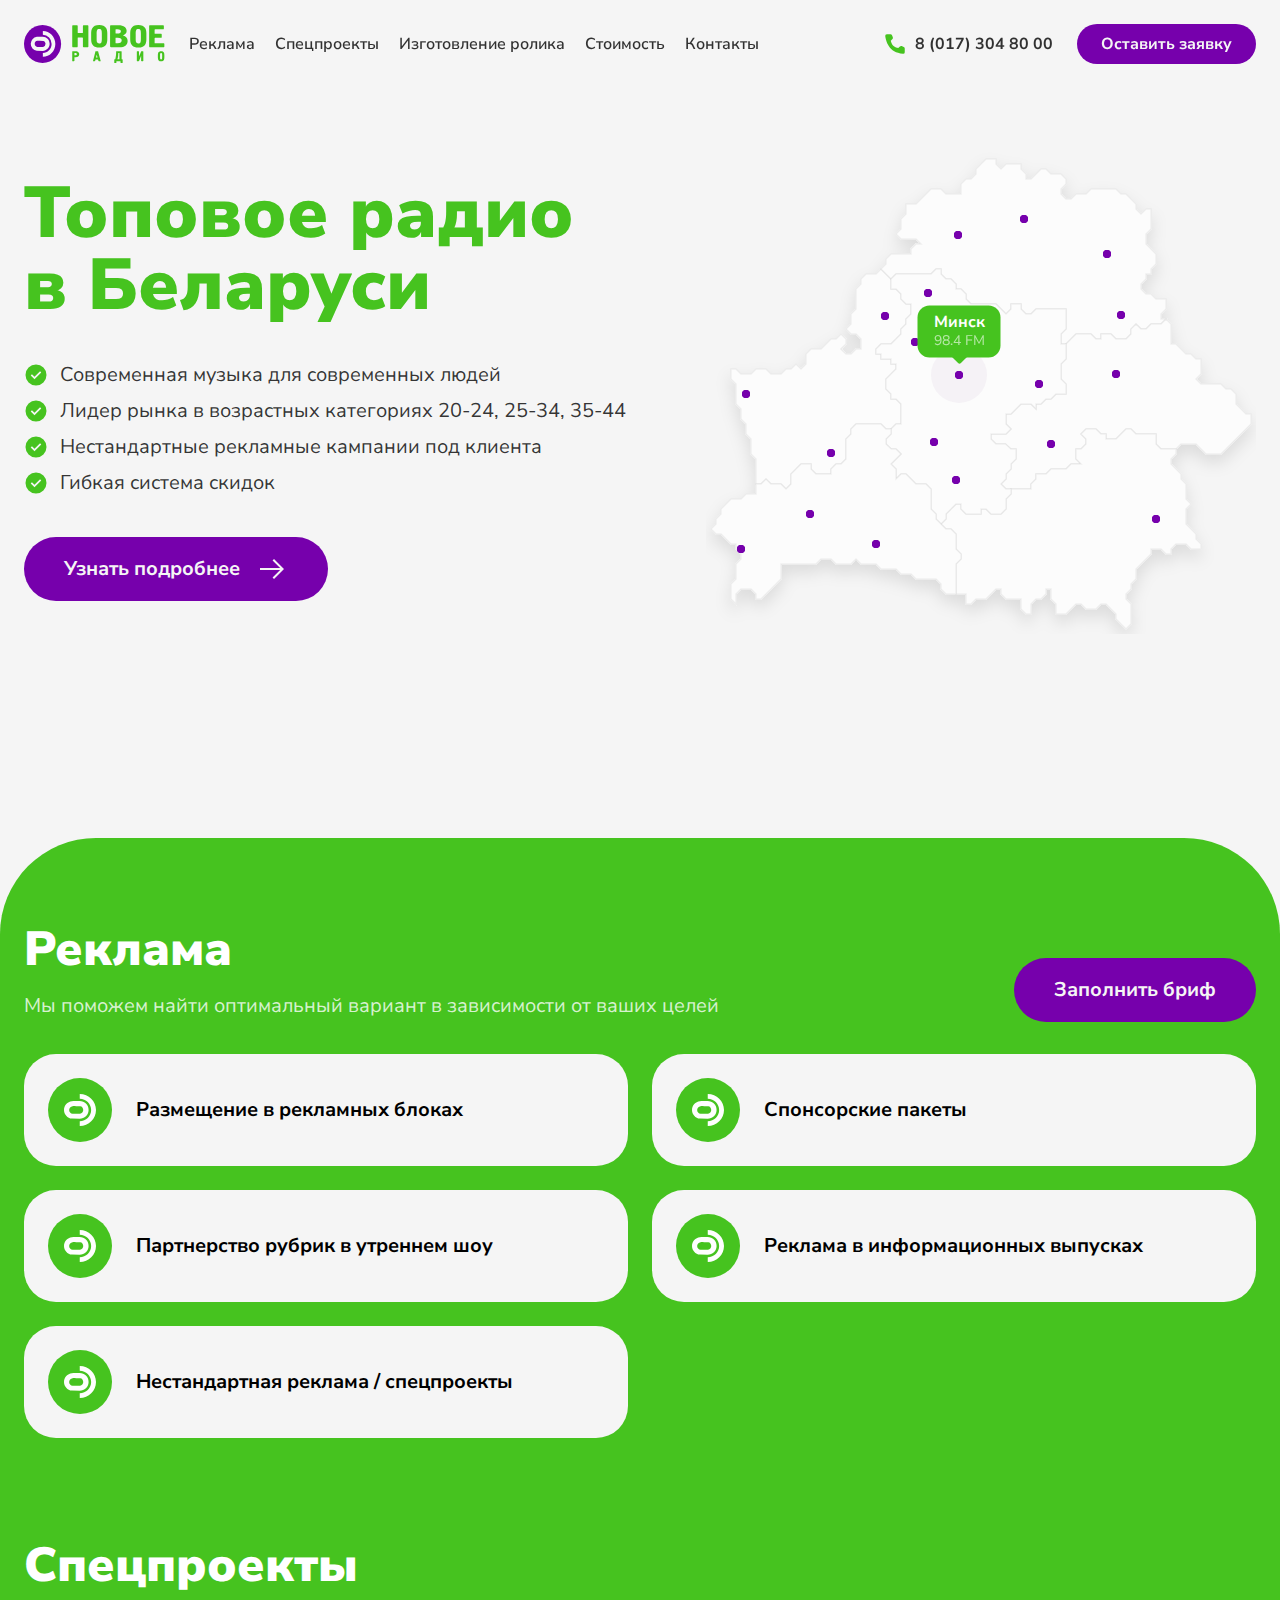
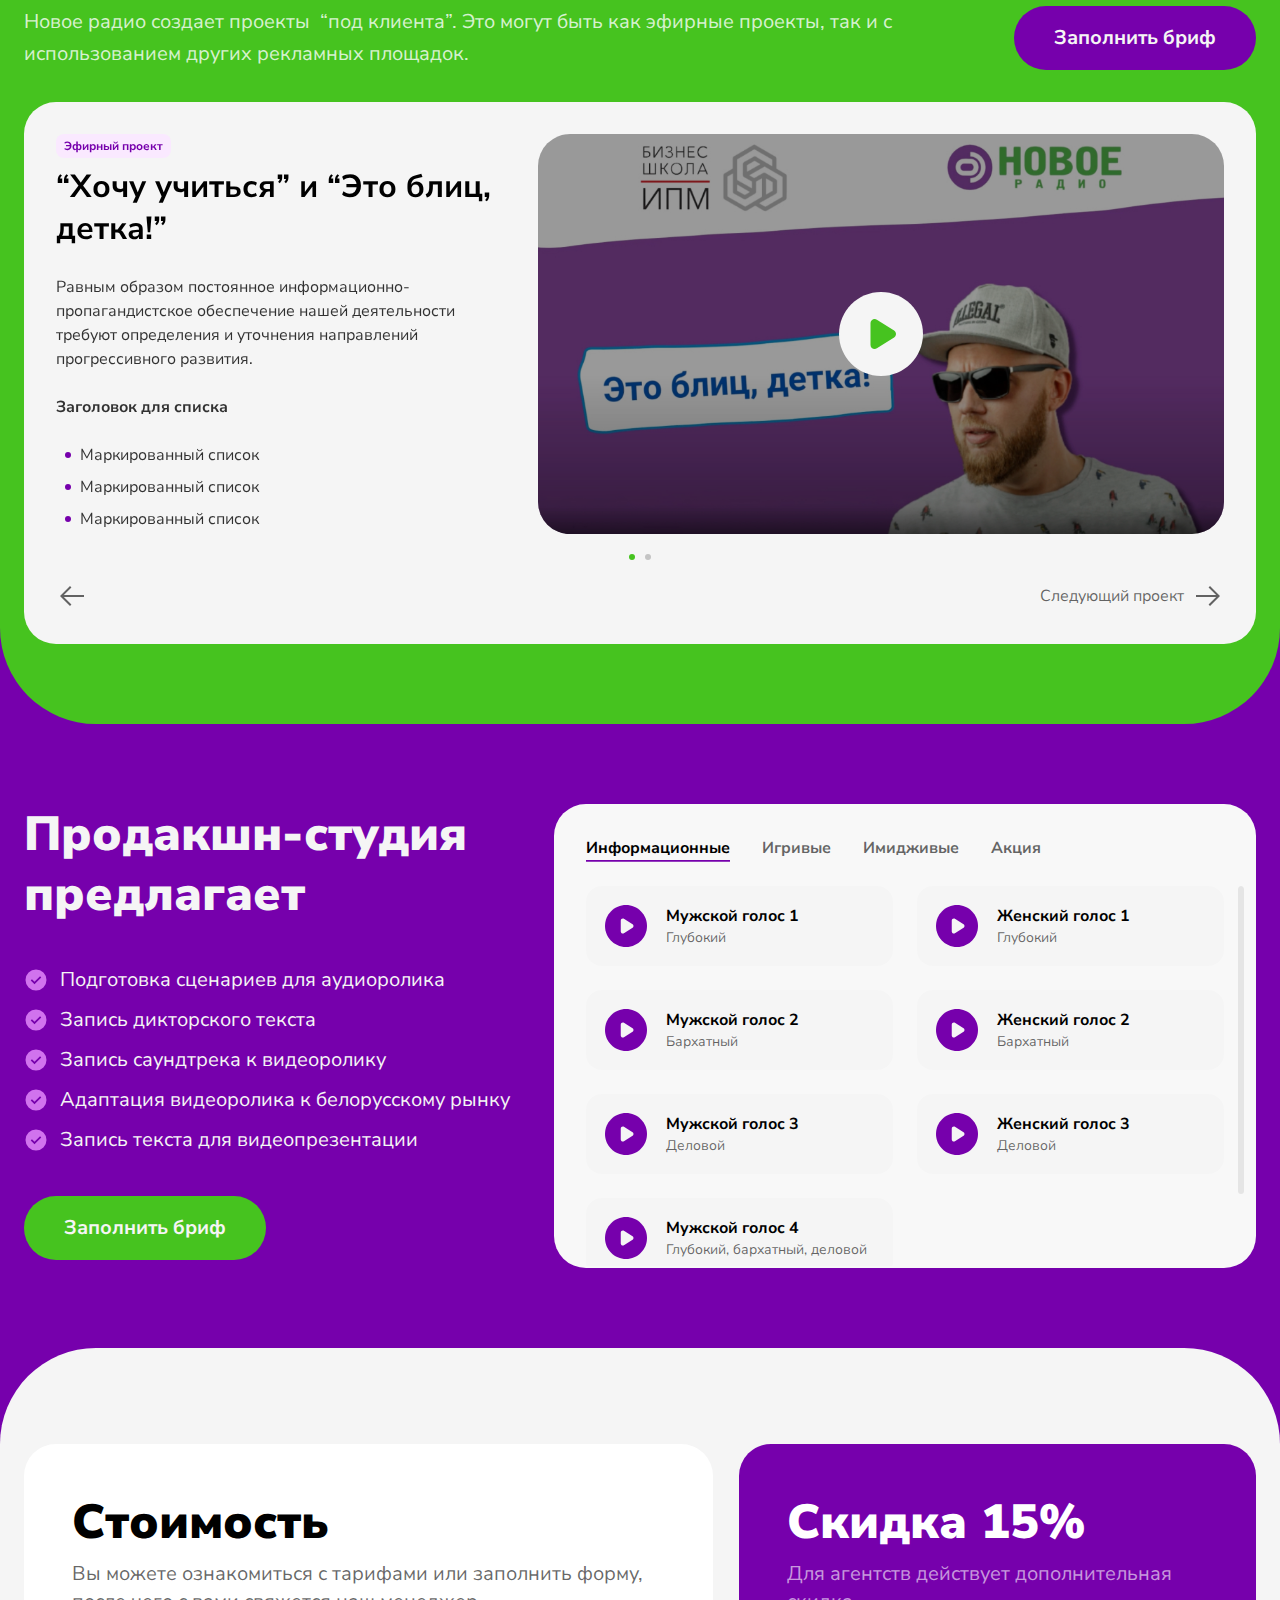
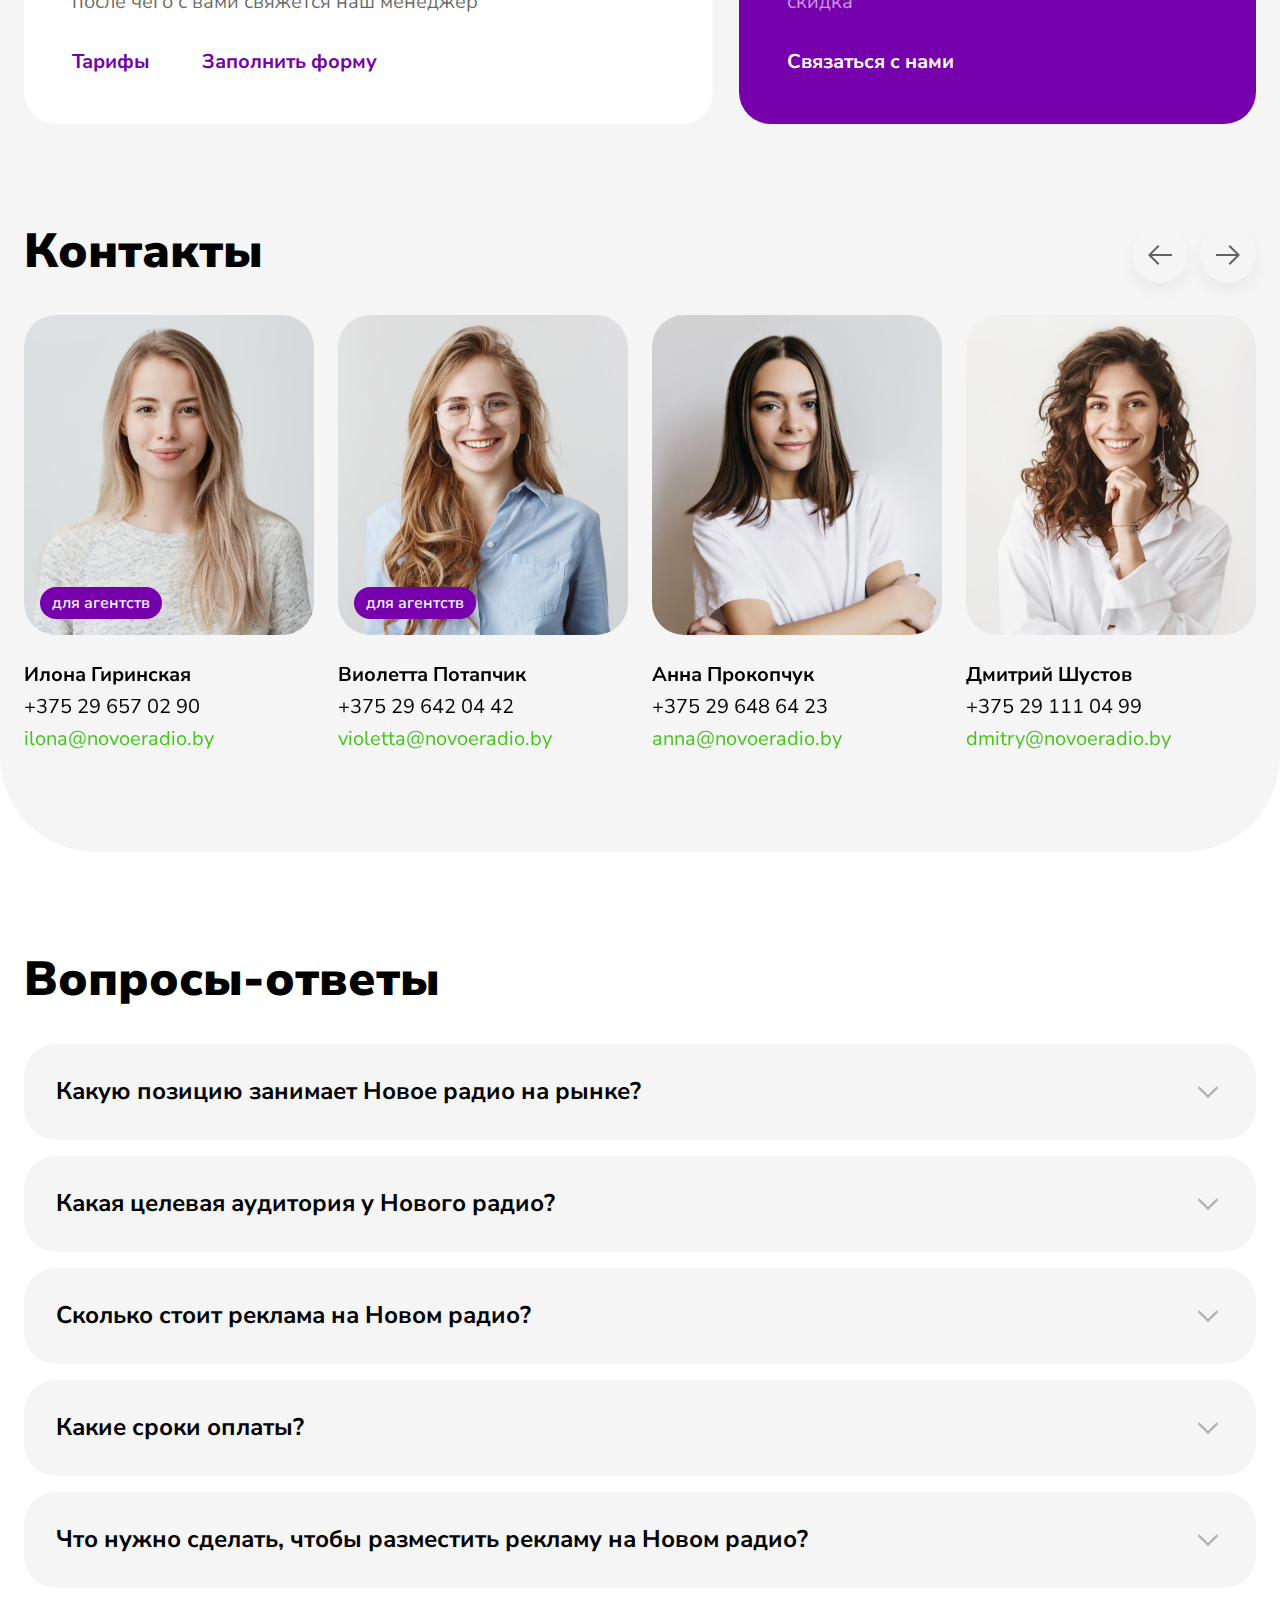
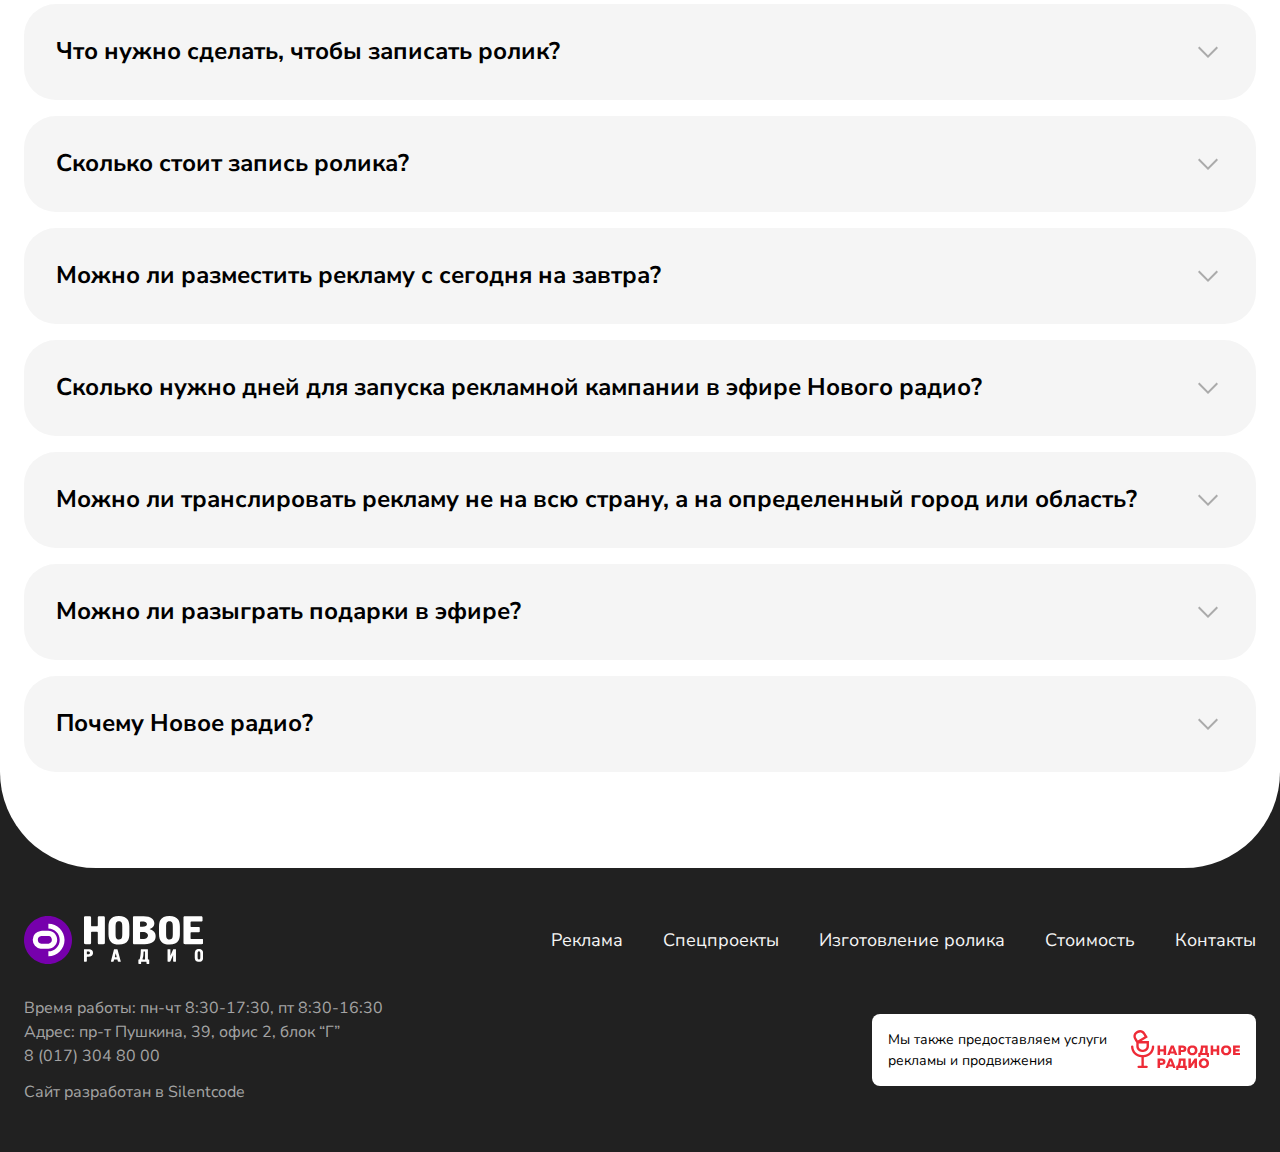
<file: index.html>
<!DOCTYPE html>
<html lang="ru">

<head>
	<meta charset="UTF-8">
	<meta http-equiv="X-UA-Compatible" content="IE=edge">
	<meta name="viewport" content="width=device-width, initial-scale=1.0">
	<title>НОВОЕ РАДИО</title>
	<meta property="og:title" content="НОВОЕ РАДИО">
	<meta property="og:description" content="Описание проекта">
	<meta property="og:url" content="/">
	<meta property="og:site_name" content="НОВОЕ РАДИО">
	<!-- favicon -->
	<link rel="apple-touch-icon" sizes="180x180" href="img/favicon/apple-touch-icon.png">
	<link rel="icon" type="image/png" sizes="32x32" href="img/favicon/favicon-32x32.png">
	<link rel="icon" type="image/png" sizes="16x16" href="img/favicon/favicon-16x16.png">
	<link rel="manifest" href="img/favicon/site.webmanifest">
	<link rel="mask-icon" href="img/favicon/safari-pinned-tab.svg" color="#5bbad5">
	<meta name="msapplication-TileColor" content="#46c31f">
	<meta name="theme-color" content="#ffffff">
	<!-- styles -->
	<link rel="stylesheet" href="css/vendor.min.css">
	<link rel="stylesheet" href="css/app.min.css">
</head>

<body>
	<!-- wrapper -->
	<div class="wrapper">
		<!-- header -->
		<header class="header" id="header">
			<div class="container container--lg">
				<div class="header__wrapper">
					<a href="index.html" class="header__logotype">
						<img src="img/logotype-novoe.svg" width="151" height="40" alt="НОВОЕ РАДИО">
					</a>
					<nav class="nav header__nav">
						<ul class="nav__list">
							<li class="nav__item">
								<a href="#promo" class="nav__link">Реклама</a>
							</li>
							<li class="nav__item">
								<a href="#special-projects" class="nav__link">Спецпроекты</a>
							</li>
							<li class="nav__item">
								<a href="#offers" class="nav__link">Изготовление ролика</a>
							</li>
							<li class="nav__item">
								<a href="#prices" class="nav__link">Стоимость</a>
							</li>
							<li class="nav__item">
								<a href="#contacts" class="nav__link">Контакты</a>
							</li>
						</ul>
					</nav>
					<a href="tel:80173048000" class="c-phone header__phone">
						<svg class="c-phone__icon">
							<use xlink:href="img/sprite.svg#icon-phone"></use>
						</svg>
						<span class="c-phone__title">8 (017) 304 80 00</span>
					</a>
					<a href="#" class="header__btn btn btn--sm" target="_blank">Оставить заявку</a>
					<button class="hamburger" id="hamburger-toggle" aria-label="Меню">
						<span class="hamburger__inner"></span>
						<span class="hamburger__inner"></span>
						<span class="hamburger__inner"></span>
					</button>
				</div>
			</div>
		</header>
		<!-- end of header -->
		<!-- mobile menu -->
		<div class="mobile-menu" id="mobile-menu">
			<div class="mobile-menu__wrap">
				<nav class="nav mobile-menu__nav">
					<ul class="nav__list">
						<li class="nav__item">
							<a href="#promo" class="nav__link">Реклама</a>
						</li>
						<li class="nav__item">
							<a href="#special-projects" class="nav__link">Спецпроекты</a>
						</li>
						<li class="nav__item">
							<a href="#offers" class="nav__link">Изготовление ролика</a>
						</li>
						<li class="nav__item">
							<a href="#prices" class="nav__link">Стоимость</a>
						</li>
						<li class="nav__item">
							<a href="#contacts" class="nav__link">Контакты</a>
						</li>
					</ul>
				</nav>
				<p class="mobile-menu__description">
					Время работы: пн-чт 8:30-17:30, пт 8:30-16:30<br>
					Адрес: пр-т Пушкина, 39, офис 2, блок “Г”<br>
					<a href="tel:80173048000">8 (017) 304 80 00</a>
				</p>
			</div>
		</div>
		<!-- end of mobile menu -->
		<!-- content -->
		<div class="wrapper__content">
			<!-- main -->
			<section class="main" id="main">
				<div class="container">
					<div class="main__wrapper">
						<div class="main__body">
							<h1 class="main__heading">Топовое радио <br>в Беларуси</h1>
							<div class="main__map main__map--mobile c-map">
								<svg width="550" height="490" viewBox="0 0 550 490" fill="none" xmlns="http://www.w3.org/2000/svg">
									<g clip-path="url(#clip0_376_164)">
										<g filter="url(#filter0_d_376_164)">
											<path d="M200 160L195 155V150L190 145H185V135L175 125L170 130H160L155 135V140L150 145V165L145 170V180L140 185L145 190H150L155 195V200V205H150L145 210H140L134.7 205L140 200V195L135 190L130 195H125L115 205H105L100 210V220L95 225L90 220L85 225H80L75 230H65L60 225H50L45 230H35L30 225H25V235L30 240V260L35 265V275L40 280V285V290L45 295V310L50 315V340H55L60 335L65 340H75L80 345L85 340V330L90 325L95 320H105V325L110 330H125V325L130 320H135L140 315V295L145 290V285L150 280H160H175L180 285H185L190 280H195V260L190 255H185V250L180 245V240V235L190 225V220H185V215H175V210H170V205L175 200H185L195 190V185L200 180V175L205 170V160H200Z" fill="#FCFCFC" stroke="black" stroke-opacity="0.05" stroke-width="1.5" />
											<path d="M460 165V155H450L445 150H440L435 145V140L440 135V130H445V125L450 120V110L445 105L440 100V90L445 85V65H440L435 70L430 65V60L420 50H415L410 45H385L380 50H370L365 55H360L355 50V45L360 40V35L355 30H345L340 25H335L325 35H320V30L315 25V20H305H300L295 25L290 20V15H280L270 25V30L265 35H260L255 40V50H250H240L235 45H225L210 60H200V70L195 75V85L190 90L195 95H210L215 100H210L205 105V110H185L180 115V120L175 125L185 135L190 130H225L230 125H235V130L240 135H245L250 140V145H255L260 150V155L265 160H290L300 170L305 165V160H315V165L320 170H325L330 165H360V185L355 190V200H360L370 190H385L390 195H395V190H405L410 195H420L425 190V185L430 180L435 185H440L445 180H455L460 175H455V170L460 165Z" fill="#FCFCFC" stroke="black" stroke-opacity="0.05" stroke-width="1.5" />
											<path d="M540 270L530 260V250L525 245H520L515 240H500H495L490 235L495 230V215H490L485 210H480L470 200H465V195V180L460 175L455 180H445L440 185H435L430 180L425 185V190L420 195H410L405 190H395V195H390L385 190H370L360 200V215L355 220V235L360 240V250H350L345 255H340L335 260H330V265L325 260H315L305 270H300V280L305 285L300 290H285V295L290 300H299.5L305 305H310V315L305 320V325L300 330V335L295 340L300 345H325V340L330 335V330H340L345 325H360L365 320H375L370 315V305H375L380 300V295L375 290L380 285H385H390L395 290H400V295H410L420 285H425L430 290H450V300L455 305H470L475 300H485H490L500 310H515L525 300L545 280V270H540Z" fill="#FCFCFC" stroke="black" stroke-opacity="0.05" stroke-width="1.5" />
											<path d="M490 395V390L480 380V365L485 360L480 355V350V340L475 335V330L465 320V315L470 310V305H455L450 300V290H430L425 285H420L410 295H400V290H395L390 285H380L375 290L380 295V300L375 305H370V315L375 320H365L360 325H355H345L340 330H330V335L325 340V345H305V350L300 355V365L295 370H285L280 365H275V370H260L255 365V360H250L240 370V375L235 380L240 385H245L250 390V405L255 410V415L250 420V430V450H260V460H265L270 455H280L290 445H295V450L300 455H305H315V465L320 470H325V460L330 455H335L340 450V445H345V455L350 460V470H360L370 460H375L380 465H390L395 460H400L410 470V475L420 485L425 480V460L420 455V450L425 445V440L430 435V425L445 410V405H455L460 410H465V405L470 400H480L485 405H495V400L490 395Z" fill="#FCFCFC" stroke="black" stroke-opacity="0.05" stroke-width="1.5" />
											<path d="M360 185V165H330L325 170H320L315 165V160H305V165L300 170L290 160H275H265L260 155V150L255 145H250V140L245 135H240L235 130V125H230L225 130H190L185 135V145H190L195 150V155L200 160H205V170L200 175V180L195 185V190L190 195L185 200H175L170 205V210H175V215H185V220H190V225L185 230L180 235V245L185 250V255H190L195 260V280H190L185 285V290L180 295V300L185.3 305H190L195 310L185 320L190 325V335L195 330H200L210 340H220L225 345V365L230 370V375L235 380L240 375V370L250 360H255V365L260 370H275V365H280L285 370H295L300 365V355L305 350V345H300L295 340L300 335V330L305 325V320L310 315V305H305L299.5 300H290L285 295V290H300L305 285L300 280V270H305L310 265L315 260H325L330 265V260H335L340 255H345L350 250H360V240L355 235V225V220L360 215V200H355V190L360 185Z" fill="#FCFCFC" stroke="black" stroke-opacity="0.05" stroke-width="1.5" />
											<path d="M250 405V400V390L245 385H240L235 380L230 375V370L225 365V345L220 340H210L200 330H195L190 335V325L185 320L195 310L190 305H185.3L180 300V295L185 290V285H180L175 280H160H150L145 285V290L140 295V315L135 320H130L125 325V330H115H110L105 325V320H95L90 325L85 330V340L80 345L75 340H65L60 335L55 340H50V350H40L35 355H25L15 365V370L10 375V380L5 385L10 390H15L20 395L25 400H30V405L35 410V415L30 420V435L25 440V455L30 460V450L35 445H40H45L50 450V455H55L60 450L75 435V420H95H110L115 415H125L130 420H145L150 415L155 420H170L175 425H190L195 430H205L210 435H230L235 440V445L240 450H250V430V420L255 415V410L250 405Z" fill="#FCFCFC" stroke="black" stroke-opacity="0.05" stroke-width="1.5" />
										</g>
									</g>
									<defs>
										<filter id="filter0_d_376_164" x="-12.0605" y="6.25" width="573.811" height="503.811" filterUnits="userSpaceOnUse" color-interpolation-filters="sRGB">
											<feFlood flood-opacity="0" result="BackgroundImageFix" />
											<feColorMatrix in="SourceAlpha" type="matrix" values="0 0 0 0 0 0 0 0 0 0 0 0 0 0 0 0 0 0 127 0" result="hardAlpha" />
											<feOffset dy="8" />
											<feGaussianBlur stdDeviation="8" />
											<feComposite in2="hardAlpha" operator="out" />
											<feColorMatrix type="matrix" values="0 0 0 0 0 0 0 0 0 0 0 0 0 0 0 0 0 0 0.05 0" />
											<feBlend mode="normal" in2="BackgroundImageFix" result="effect1_dropShadow_376_164" />
											<feBlend mode="normal" in="SourceGraphic" in2="effect1_dropShadow_376_164" result="shape" />
										</filter>
										<clipPath id="clip0_376_164">
											<rect width="550" height="490" fill="white" />
										</clipPath>
									</defs>
								</svg>
								<button class="c-map__item c-map__item--soligorsk">
									<span class="c-map__dot"></span>
									<div class="c-map__circle c-map__circle--delay-first"></div>
									<div class="c-map__circle c-map__circle--delay-second"></div>
									<div class="c-map__circle c-map__circle--delay-third"></div>
									<div class="c-map__circle c-map__circle--delay-fourth"></div>
									<div class="c-map__dropdown">
										<div class="c-map__title">Солигорск</div>
										<span class="c-map__help">89.0 FM</span>
									</div>
								</button>
								<button class="c-map__item c-map__item--kopil">
									<span class="c-map__dot"></span>
									<div class="c-map__circle c-map__circle--delay-first"></div>
									<div class="c-map__circle c-map__circle--delay-second"></div>
									<div class="c-map__circle c-map__circle--delay-third"></div>
									<div class="c-map__circle c-map__circle--delay-fourth"></div>
									<div class="c-map__dropdown">
										<div class="c-map__title">Копыль</div>
										<span class="c-map__help">87.7 FM</span>
									</div>
								</button>
								<button class="c-map__item c-map__item--homel">
									<span class="c-map__dot"></span>
									<div class="c-map__circle c-map__circle--delay-first"></div>
									<div class="c-map__circle c-map__circle--delay-second"></div>
									<div class="c-map__circle c-map__circle--delay-third"></div>
									<div class="c-map__circle c-map__circle--delay-fourth"></div>
									<div class="c-map__dropdown">
										<div class="c-map__title">Гомель</div>
										<span class="c-map__help">106.7 FM</span>
									</div>
								</button>
								<button class="c-map__item c-map__item--pinsk">
									<span class="c-map__dot"></span>
									<div class="c-map__circle c-map__circle--delay-first"></div>
									<div class="c-map__circle c-map__circle--delay-second"></div>
									<div class="c-map__circle c-map__circle--delay-third"></div>
									<div class="c-map__circle c-map__circle--delay-fourth"></div>
									<div class="c-map__dropdown">
										<div class="c-map__title">Пинск</div>
										<span class="c-map__help">92.2 FM</span>
									</div>
								</button>
								<button class="c-map__item c-map__item--bereza">
									<span class="c-map__dot"></span>
									<div class="c-map__circle c-map__circle--delay-first"></div>
									<div class="c-map__circle c-map__circle--delay-second"></div>
									<div class="c-map__circle c-map__circle--delay-third"></div>
									<div class="c-map__circle c-map__circle--delay-fourth"></div>
									<div class="c-map__dropdown">
										<div class="c-map__title">Береза</div>
										<span class="c-map__help">103.5 FM</span>
									</div>
								</button>
								<button class="c-map__item c-map__item--brest">
									<span class="c-map__dot"></span>
									<div class="c-map__circle c-map__circle--delay-first"></div>
									<div class="c-map__circle c-map__circle--delay-second"></div>
									<div class="c-map__circle c-map__circle--delay-third"></div>
									<div class="c-map__circle c-map__circle--delay-fourth"></div>
									<div class="c-map__dropdown">
										<div class="c-map__title">Брест</div>
										<span class="c-map__help">92.8 FM</span>
									</div>
								</button>
								<button class="c-map__item c-map__item--slonim">
									<span class="c-map__dot"></span>
									<div class="c-map__circle c-map__circle--delay-first"></div>
									<div class="c-map__circle c-map__circle--delay-second"></div>
									<div class="c-map__circle c-map__circle--delay-third"></div>
									<div class="c-map__circle c-map__circle--delay-fourth"></div>
									<div class="c-map__dropdown">
										<div class="c-map__title">Слоним</div>
										<span class="c-map__help">96.3 FM</span>
									</div>
								</button>
								<button class="c-map__item c-map__item--hrodna">
									<span class="c-map__dot"></span>
									<div class="c-map__circle c-map__circle--delay-first"></div>
									<div class="c-map__circle c-map__circle--delay-second"></div>
									<div class="c-map__circle c-map__circle--delay-third"></div>
									<div class="c-map__circle c-map__circle--delay-fourth"></div>
									<div class="c-map__dropdown">
										<div class="c-map__title">Гродно</div>
										<span class="c-map__help">92.9 FM</span>
									</div>
								</button>
								<button class="c-map__item c-map__item--smorgon">
									<span class="c-map__dot"></span>
									<div class="c-map__circle c-map__circle--delay-first"></div>
									<div class="c-map__circle c-map__circle--delay-second"></div>
									<div class="c-map__circle c-map__circle--delay-third"></div>
									<div class="c-map__circle c-map__circle--delay-fourth"></div>
									<div class="c-map__dropdown">
										<div class="c-map__title">Сморгонь</div>
										<span class="c-map__help">92.1 FM</span>
									</div>
								</button>
								<button class="c-map__item c-map__item--molodechno">
									<span class="c-map__dot"></span>
									<div class="c-map__circle c-map__circle--delay-first"></div>
									<div class="c-map__circle c-map__circle--delay-second"></div>
									<div class="c-map__circle c-map__circle--delay-third"></div>
									<div class="c-map__circle c-map__circle--delay-fourth"></div>
									<div class="c-map__dropdown">
										<div class="c-map__title">Молодечно</div>
										<span class="c-map__help">100.6 FM</span>
									</div>
								</button>
								<button class="c-map__item c-map__item--myadel">
									<span class="c-map__dot"></span>
									<div class="c-map__circle c-map__circle--delay-first"></div>
									<div class="c-map__circle c-map__circle--delay-second"></div>
									<div class="c-map__circle c-map__circle--delay-third"></div>
									<div class="c-map__circle c-map__circle--delay-fourth"></div>
									<div class="c-map__dropdown">
										<div class="c-map__title">Мядель, Нарочь</div>
										<span class="c-map__help">90.5 FM</span>
									</div>
								</button>
								<button class="c-map__item c-map__item--minsk is--active">
									<span class="c-map__dot"></span>
									<div class="c-map__circle c-map__circle--delay-first"></div>
									<div class="c-map__circle c-map__circle--delay-second"></div>
									<div class="c-map__circle c-map__circle--delay-third"></div>
									<div class="c-map__circle c-map__circle--delay-fourth"></div>
									<div class="c-map__dropdown">
										<div class="c-map__title">Минск</div>
										<span class="c-map__help">98.4 FM</span>
									</div>
								</button>
								<button class="c-map__item c-map__item--warkovwina">
									<span class="c-map__dot"></span>
									<div class="c-map__circle c-map__circle--delay-first"></div>
									<div class="c-map__circle c-map__circle--delay-second"></div>
									<div class="c-map__circle c-map__circle--delay-third"></div>
									<div class="c-map__circle c-map__circle--delay-fourth"></div>
									<div class="c-map__dropdown">
										<div class="c-map__title">Шарковщина</div>
										<span class="c-map__help">101.1 FM</span>
									</div>
								</button>
								<button class="c-map__item c-map__item--navapolatsk">
									<span class="c-map__dot"></span>
									<div class="c-map__circle c-map__circle--delay-first"></div>
									<div class="c-map__circle c-map__circle--delay-second"></div>
									<div class="c-map__circle c-map__circle--delay-third"></div>
									<div class="c-map__circle c-map__circle--delay-fourth"></div>
									<div class="c-map__dropdown">
										<div class="c-map__title">Полоцк, Новополоцк</div>
										<span class="c-map__help">90.8 FM</span>
									</div>
								</button>
								<button class="c-map__item c-map__item--vitebsk">
									<span class="c-map__dot"></span>
									<div class="c-map__circle c-map__circle--delay-first"></div>
									<div class="c-map__circle c-map__circle--delay-second"></div>
									<div class="c-map__circle c-map__circle--delay-third"></div>
									<div class="c-map__circle c-map__circle--delay-fourth"></div>
									<div class="c-map__dropdown">
										<div class="c-map__title">Витебск</div>
										<span class="c-map__help">98.7 FM</span>
									</div>
								</button>
								<button class="c-map__item c-map__item--orwa">
									<span class="c-map__dot"></span>
									<div class="c-map__circle c-map__circle--delay-first"></div>
									<div class="c-map__circle c-map__circle--delay-second"></div>
									<div class="c-map__circle c-map__circle--delay-third"></div>
									<div class="c-map__circle c-map__circle--delay-fourth"></div>
									<div class="c-map__dropdown">
										<div class="c-map__title">Орша</div>
										<span class="c-map__help">89.1 FM</span>
									</div>
								</button>
								<button class="c-map__item c-map__item--mahiliou">
									<span class="c-map__dot"></span>
									<div class="c-map__circle c-map__circle--delay-first"></div>
									<div class="c-map__circle c-map__circle--delay-second"></div>
									<div class="c-map__circle c-map__circle--delay-third"></div>
									<div class="c-map__circle c-map__circle--delay-fourth"></div>
									<div class="c-map__dropdown">
										<div class="c-map__title">Могилев</div>
										<span class="c-map__help">95.7 FM</span>
									</div>
								</button>
								<button class="c-map__item c-map__item--berezino">
									<span class="c-map__dot"></span>
									<div class="c-map__circle c-map__circle--delay-first"></div>
									<div class="c-map__circle c-map__circle--delay-second"></div>
									<div class="c-map__circle c-map__circle--delay-third"></div>
									<div class="c-map__circle c-map__circle--delay-fourth"></div>
									<div class="c-map__dropdown">
										<div class="c-map__title">Березино</div>
										<span class="c-map__help">89.4 FM</span>
									</div>
								</button>
								<button class="c-map__item c-map__item--babruisk">
									<span class="c-map__dot"></span>
									<div class="c-map__circle c-map__circle--delay-first"></div>
									<div class="c-map__circle c-map__circle--delay-second"></div>
									<div class="c-map__circle c-map__circle--delay-third"></div>
									<div class="c-map__circle c-map__circle--delay-fourth"></div>
									<div class="c-map__dropdown">
										<div class="c-map__title">Бобруйск</div>
										<span class="c-map__help">98.8 FM</span>
									</div>
								</button>
							</div>
							<ul class="main__list">
								<li class="main__list-item">
									<span class="main__list-elem">Современная музыка для современных людей</span>
								</li>
								<li class="main__list-item">
									<span class="main__list-elem">Лидер рынка в возрастных категориях 20-24, 25-34, 35-44</span>
								</li>
								<li class="main__list-item">
									<span class="main__list-elem">Нестандартные рекламные кампании под клиента</span>
								</li>
								<li class="main__list-item">
									<span class="main__list-elem">Гибкая система скидок</span>
								</li>
							</ul>
							<a href="#" class="main__btn btn">
								<span>Узнать подробнее</span>
								<svg>
									<use xlink:href="img/sprite.svg#icon-arrow-right"></use>
								</svg>
							</a>
						</div>
						<div class="main__map main__map--desktop c-map">
							<svg width="550" height="490" viewBox="0 0 550 490" fill="none" xmlns="http://www.w3.org/2000/svg">
								<g clip-path="url(#clip0_376_164)">
									<g filter="url(#filter0_d_376_164)">
										<path d="M200 160L195 155V150L190 145H185V135L175 125L170 130H160L155 135V140L150 145V165L145 170V180L140 185L145 190H150L155 195V200V205H150L145 210H140L134.7 205L140 200V195L135 190L130 195H125L115 205H105L100 210V220L95 225L90 220L85 225H80L75 230H65L60 225H50L45 230H35L30 225H25V235L30 240V260L35 265V275L40 280V285V290L45 295V310L50 315V340H55L60 335L65 340H75L80 345L85 340V330L90 325L95 320H105V325L110 330H125V325L130 320H135L140 315V295L145 290V285L150 280H160H175L180 285H185L190 280H195V260L190 255H185V250L180 245V240V235L190 225V220H185V215H175V210H170V205L175 200H185L195 190V185L200 180V175L205 170V160H200Z" fill="#FCFCFC" stroke="black" stroke-opacity="0.05" stroke-width="1.5" />
										<path d="M460 165V155H450L445 150H440L435 145V140L440 135V130H445V125L450 120V110L445 105L440 100V90L445 85V65H440L435 70L430 65V60L420 50H415L410 45H385L380 50H370L365 55H360L355 50V45L360 40V35L355 30H345L340 25H335L325 35H320V30L315 25V20H305H300L295 25L290 20V15H280L270 25V30L265 35H260L255 40V50H250H240L235 45H225L210 60H200V70L195 75V85L190 90L195 95H210L215 100H210L205 105V110H185L180 115V120L175 125L185 135L190 130H225L230 125H235V130L240 135H245L250 140V145H255L260 150V155L265 160H290L300 170L305 165V160H315V165L320 170H325L330 165H360V185L355 190V200H360L370 190H385L390 195H395V190H405L410 195H420L425 190V185L430 180L435 185H440L445 180H455L460 175H455V170L460 165Z" fill="#FCFCFC" stroke="black" stroke-opacity="0.05" stroke-width="1.5" />
										<path d="M540 270L530 260V250L525 245H520L515 240H500H495L490 235L495 230V215H490L485 210H480L470 200H465V195V180L460 175L455 180H445L440 185H435L430 180L425 185V190L420 195H410L405 190H395V195H390L385 190H370L360 200V215L355 220V235L360 240V250H350L345 255H340L335 260H330V265L325 260H315L305 270H300V280L305 285L300 290H285V295L290 300H299.5L305 305H310V315L305 320V325L300 330V335L295 340L300 345H325V340L330 335V330H340L345 325H360L365 320H375L370 315V305H375L380 300V295L375 290L380 285H385H390L395 290H400V295H410L420 285H425L430 290H450V300L455 305H470L475 300H485H490L500 310H515L525 300L545 280V270H540Z" fill="#FCFCFC" stroke="black" stroke-opacity="0.05" stroke-width="1.5" />
										<path d="M490 395V390L480 380V365L485 360L480 355V350V340L475 335V330L465 320V315L470 310V305H455L450 300V290H430L425 285H420L410 295H400V290H395L390 285H380L375 290L380 295V300L375 305H370V315L375 320H365L360 325H355H345L340 330H330V335L325 340V345H305V350L300 355V365L295 370H285L280 365H275V370H260L255 365V360H250L240 370V375L235 380L240 385H245L250 390V405L255 410V415L250 420V430V450H260V460H265L270 455H280L290 445H295V450L300 455H305H315V465L320 470H325V460L330 455H335L340 450V445H345V455L350 460V470H360L370 460H375L380 465H390L395 460H400L410 470V475L420 485L425 480V460L420 455V450L425 445V440L430 435V425L445 410V405H455L460 410H465V405L470 400H480L485 405H495V400L490 395Z" fill="#FCFCFC" stroke="black" stroke-opacity="0.05" stroke-width="1.5" />
										<path d="M360 185V165H330L325 170H320L315 165V160H305V165L300 170L290 160H275H265L260 155V150L255 145H250V140L245 135H240L235 130V125H230L225 130H190L185 135V145H190L195 150V155L200 160H205V170L200 175V180L195 185V190L190 195L185 200H175L170 205V210H175V215H185V220H190V225L185 230L180 235V245L185 250V255H190L195 260V280H190L185 285V290L180 295V300L185.3 305H190L195 310L185 320L190 325V335L195 330H200L210 340H220L225 345V365L230 370V375L235 380L240 375V370L250 360H255V365L260 370H275V365H280L285 370H295L300 365V355L305 350V345H300L295 340L300 335V330L305 325V320L310 315V305H305L299.5 300H290L285 295V290H300L305 285L300 280V270H305L310 265L315 260H325L330 265V260H335L340 255H345L350 250H360V240L355 235V225V220L360 215V200H355V190L360 185Z" fill="#FCFCFC" stroke="black" stroke-opacity="0.05" stroke-width="1.5" />
										<path d="M250 405V400V390L245 385H240L235 380L230 375V370L225 365V345L220 340H210L200 330H195L190 335V325L185 320L195 310L190 305H185.3L180 300V295L185 290V285H180L175 280H160H150L145 285V290L140 295V315L135 320H130L125 325V330H115H110L105 325V320H95L90 325L85 330V340L80 345L75 340H65L60 335L55 340H50V350H40L35 355H25L15 365V370L10 375V380L5 385L10 390H15L20 395L25 400H30V405L35 410V415L30 420V435L25 440V455L30 460V450L35 445H40H45L50 450V455H55L60 450L75 435V420H95H110L115 415H125L130 420H145L150 415L155 420H170L175 425H190L195 430H205L210 435H230L235 440V445L240 450H250V430V420L255 415V410L250 405Z" fill="#FCFCFC" stroke="black" stroke-opacity="0.05" stroke-width="1.5" />
									</g>
								</g>
								<defs>
									<filter id="filter0_d_376_164" x="-12.0605" y="6.25" width="573.811" height="503.811" filterUnits="userSpaceOnUse" color-interpolation-filters="sRGB">
										<feFlood flood-opacity="0" result="BackgroundImageFix" />
										<feColorMatrix in="SourceAlpha" type="matrix" values="0 0 0 0 0 0 0 0 0 0 0 0 0 0 0 0 0 0 127 0" result="hardAlpha" />
										<feOffset dy="8" />
										<feGaussianBlur stdDeviation="8" />
										<feComposite in2="hardAlpha" operator="out" />
										<feColorMatrix type="matrix" values="0 0 0 0 0 0 0 0 0 0 0 0 0 0 0 0 0 0 0.05 0" />
										<feBlend mode="normal" in2="BackgroundImageFix" result="effect1_dropShadow_376_164" />
										<feBlend mode="normal" in="SourceGraphic" in2="effect1_dropShadow_376_164" result="shape" />
									</filter>
									<clipPath id="clip0_376_164">
										<rect width="550" height="490" fill="white" />
									</clipPath>
								</defs>
							</svg>
							<button class="c-map__item c-map__item--soligorsk">
								<span class="c-map__dot"></span>
								<div class="c-map__circle c-map__circle--delay-first"></div>
								<div class="c-map__circle c-map__circle--delay-second"></div>
								<div class="c-map__circle c-map__circle--delay-third"></div>
								<div class="c-map__circle c-map__circle--delay-fourth"></div>
								<div class="c-map__dropdown">
									<div class="c-map__title">Солигорск</div>
									<span class="c-map__help">89.0 FM</span>
								</div>
							</button>
							<button class="c-map__item c-map__item--kopil">
								<span class="c-map__dot"></span>
								<div class="c-map__circle c-map__circle--delay-first"></div>
								<div class="c-map__circle c-map__circle--delay-second"></div>
								<div class="c-map__circle c-map__circle--delay-third"></div>
								<div class="c-map__circle c-map__circle--delay-fourth"></div>
								<div class="c-map__dropdown">
									<div class="c-map__title">Копыль</div>
									<span class="c-map__help">87.7 FM</span>
								</div>
							</button>
							<button class="c-map__item c-map__item--homel">
								<span class="c-map__dot"></span>
								<div class="c-map__circle c-map__circle--delay-first"></div>
								<div class="c-map__circle c-map__circle--delay-second"></div>
								<div class="c-map__circle c-map__circle--delay-third"></div>
								<div class="c-map__circle c-map__circle--delay-fourth"></div>
								<div class="c-map__dropdown">
									<div class="c-map__title">Гомель</div>
									<span class="c-map__help">106.7 FM</span>
								</div>
							</button>
							<button class="c-map__item c-map__item--pinsk">
								<span class="c-map__dot"></span>
								<div class="c-map__circle c-map__circle--delay-first"></div>
								<div class="c-map__circle c-map__circle--delay-second"></div>
								<div class="c-map__circle c-map__circle--delay-third"></div>
								<div class="c-map__circle c-map__circle--delay-fourth"></div>
								<div class="c-map__dropdown">
									<div class="c-map__title">Пинск</div>
									<span class="c-map__help">92.2 FM</span>
								</div>
							</button>
							<button class="c-map__item c-map__item--bereza">
								<span class="c-map__dot"></span>
								<div class="c-map__circle c-map__circle--delay-first"></div>
								<div class="c-map__circle c-map__circle--delay-second"></div>
								<div class="c-map__circle c-map__circle--delay-third"></div>
								<div class="c-map__circle c-map__circle--delay-fourth"></div>
								<div class="c-map__dropdown">
									<div class="c-map__title">Береза</div>
									<span class="c-map__help">103.5 FM</span>
								</div>
							</button>
							<button class="c-map__item c-map__item--brest">
								<span class="c-map__dot"></span>
								<div class="c-map__circle c-map__circle--delay-first"></div>
								<div class="c-map__circle c-map__circle--delay-second"></div>
								<div class="c-map__circle c-map__circle--delay-third"></div>
								<div class="c-map__circle c-map__circle--delay-fourth"></div>
								<div class="c-map__dropdown">
									<div class="c-map__title">Брест</div>
									<span class="c-map__help">92.8 FM</span>
								</div>
							</button>
							<button class="c-map__item c-map__item--slonim">
								<span class="c-map__dot"></span>
								<div class="c-map__circle c-map__circle--delay-first"></div>
								<div class="c-map__circle c-map__circle--delay-second"></div>
								<div class="c-map__circle c-map__circle--delay-third"></div>
								<div class="c-map__circle c-map__circle--delay-fourth"></div>
								<div class="c-map__dropdown">
									<div class="c-map__title">Слоним</div>
									<span class="c-map__help">96.3 FM</span>
								</div>
							</button>
							<button class="c-map__item c-map__item--hrodna">
								<span class="c-map__dot"></span>
								<div class="c-map__circle c-map__circle--delay-first"></div>
								<div class="c-map__circle c-map__circle--delay-second"></div>
								<div class="c-map__circle c-map__circle--delay-third"></div>
								<div class="c-map__circle c-map__circle--delay-fourth"></div>
								<div class="c-map__dropdown">
									<div class="c-map__title">Гродно</div>
									<span class="c-map__help">92.9 FM</span>
								</div>
							</button>
							<button class="c-map__item c-map__item--smorgon">
								<span class="c-map__dot"></span>
								<div class="c-map__circle c-map__circle--delay-first"></div>
								<div class="c-map__circle c-map__circle--delay-second"></div>
								<div class="c-map__circle c-map__circle--delay-third"></div>
								<div class="c-map__circle c-map__circle--delay-fourth"></div>
								<div class="c-map__dropdown">
									<div class="c-map__title">Сморгонь</div>
									<span class="c-map__help">92.1 FM</span>
								</div>
							</button>
							<button class="c-map__item c-map__item--molodechno">
								<span class="c-map__dot"></span>
								<div class="c-map__circle c-map__circle--delay-first"></div>
								<div class="c-map__circle c-map__circle--delay-second"></div>
								<div class="c-map__circle c-map__circle--delay-third"></div>
								<div class="c-map__circle c-map__circle--delay-fourth"></div>
								<div class="c-map__dropdown">
									<div class="c-map__title">Молодечно</div>
									<span class="c-map__help">100.6 FM</span>
								</div>
							</button>
							<button class="c-map__item c-map__item--myadel">
								<span class="c-map__dot"></span>
								<div class="c-map__circle c-map__circle--delay-first"></div>
								<div class="c-map__circle c-map__circle--delay-second"></div>
								<div class="c-map__circle c-map__circle--delay-third"></div>
								<div class="c-map__circle c-map__circle--delay-fourth"></div>
								<div class="c-map__dropdown">
									<div class="c-map__title">Мядель, Нарочь</div>
									<span class="c-map__help">90.5 FM</span>
								</div>
							</button>
							<button class="c-map__item c-map__item--minsk is--active">
								<span class="c-map__dot"></span>
								<div class="c-map__circle c-map__circle--delay-first"></div>
								<div class="c-map__circle c-map__circle--delay-second"></div>
								<div class="c-map__circle c-map__circle--delay-third"></div>
								<div class="c-map__circle c-map__circle--delay-fourth"></div>
								<div class="c-map__dropdown">
									<div class="c-map__title">Минск</div>
									<span class="c-map__help">98.4 FM</span>
								</div>
							</button>
							<button class="c-map__item c-map__item--warkovwina">
								<span class="c-map__dot"></span>
								<div class="c-map__circle c-map__circle--delay-first"></div>
								<div class="c-map__circle c-map__circle--delay-second"></div>
								<div class="c-map__circle c-map__circle--delay-third"></div>
								<div class="c-map__circle c-map__circle--delay-fourth"></div>
								<div class="c-map__dropdown">
									<div class="c-map__title">Шарковщина</div>
									<span class="c-map__help">101.1 FM</span>
								</div>
							</button>
							<button class="c-map__item c-map__item--navapolatsk">
								<span class="c-map__dot"></span>
								<div class="c-map__circle c-map__circle--delay-first"></div>
								<div class="c-map__circle c-map__circle--delay-second"></div>
								<div class="c-map__circle c-map__circle--delay-third"></div>
								<div class="c-map__circle c-map__circle--delay-fourth"></div>
								<div class="c-map__dropdown">
									<div class="c-map__title">Полоцк, Новополоцк</div>
									<span class="c-map__help">90.8 FM</span>
								</div>
							</button>
							<button class="c-map__item c-map__item--vitebsk">
								<span class="c-map__dot"></span>
								<div class="c-map__circle c-map__circle--delay-first"></div>
								<div class="c-map__circle c-map__circle--delay-second"></div>
								<div class="c-map__circle c-map__circle--delay-third"></div>
								<div class="c-map__circle c-map__circle--delay-fourth"></div>
								<div class="c-map__dropdown">
									<div class="c-map__title">Витебск</div>
									<span class="c-map__help">98.7 FM</span>
								</div>
							</button>
							<button class="c-map__item c-map__item--orwa">
								<span class="c-map__dot"></span>
								<div class="c-map__circle c-map__circle--delay-first"></div>
								<div class="c-map__circle c-map__circle--delay-second"></div>
								<div class="c-map__circle c-map__circle--delay-third"></div>
								<div class="c-map__circle c-map__circle--delay-fourth"></div>
								<div class="c-map__dropdown">
									<div class="c-map__title">Орша</div>
									<span class="c-map__help">89.1 FM</span>
								</div>
							</button>
							<button class="c-map__item c-map__item--mahiliou">
								<span class="c-map__dot"></span>
								<div class="c-map__circle c-map__circle--delay-first"></div>
								<div class="c-map__circle c-map__circle--delay-second"></div>
								<div class="c-map__circle c-map__circle--delay-third"></div>
								<div class="c-map__circle c-map__circle--delay-fourth"></div>
								<div class="c-map__dropdown">
									<div class="c-map__title">Могилев</div>
									<span class="c-map__help">95.7 FM</span>
								</div>
							</button>
							<button class="c-map__item c-map__item--berezino">
								<span class="c-map__dot"></span>
								<div class="c-map__circle c-map__circle--delay-first"></div>
								<div class="c-map__circle c-map__circle--delay-second"></div>
								<div class="c-map__circle c-map__circle--delay-third"></div>
								<div class="c-map__circle c-map__circle--delay-fourth"></div>
								<div class="c-map__dropdown">
									<div class="c-map__title">Березино</div>
									<span class="c-map__help">89.4 FM</span>
								</div>
							</button>
							<button class="c-map__item c-map__item--babruisk">
								<span class="c-map__dot"></span>
								<div class="c-map__circle c-map__circle--delay-first"></div>
								<div class="c-map__circle c-map__circle--delay-second"></div>
								<div class="c-map__circle c-map__circle--delay-third"></div>
								<div class="c-map__circle c-map__circle--delay-fourth"></div>
								<div class="c-map__dropdown">
									<div class="c-map__title">Бобруйск</div>
									<span class="c-map__help">98.8 FM</span>
								</div>
							</button>
						</div>
					</div>
				</div>
			</section>
			<!-- end of main -->
			<!-- section green -->
			<div class="section-green">
				<!-- promo -->
				<section class="promo" id="promo">
					<div class="container">
						<div class="section-heading section-heading--white">
							<div class="section-heading__group">
								<h2 class="section-heading__title">Реклама</h2>
								<p class="section-heading__description">Мы поможем найти оптимальный вариант в зависимости от ваших целей</p>
							</div>
							<a href="#" class="section-heading__btn btn" target="_blank">Заполнить бриф</a>
						</div>
						<div class="promo__wrapper">
							<a href="#" class="promo__item modal-btn" data-id="modal-promo">
								<div class="promo__inner">
									<div class="promo__icon-wrap">
										<svg class="promo__icon">
											<use xlink:href="img/sprite.svg#icon-adst"></use>
										</svg>
									</div>
									<span class="promo__title">Размещение в рекламных блоках</span>
								</div>
								<svg class="promo__arrow">
									<use xlink:href="img/sprite.svg#icon-arrow-up-right"></use>
								</svg>
							</a>
							<a href="#" class="promo__item">
								<div class="promo__inner">
									<div class="promo__icon-wrap">
										<svg class="promo__icon">
											<use xlink:href="img/sprite.svg#icon-adst"></use>
										</svg>
									</div>
									<span class="promo__title">Спонсорские пакеты</span>
								</div>
								<svg class="promo__arrow">
									<use xlink:href="img/sprite.svg#icon-arrow-up-right"></use>
								</svg>
							</a>
							<a href="#" class="promo__item">
								<div class="promo__inner">
									<div class="promo__icon-wrap">
										<svg class="promo__icon">
											<use xlink:href="img/sprite.svg#icon-adst"></use>
										</svg>
									</div>
									<span class="promo__title">Партнерство рубрик в утреннем шоу</span>
								</div>
								<svg class="promo__arrow">
									<use xlink:href="img/sprite.svg#icon-arrow-up-right"></use>
								</svg>
							</a>
							<a href="#" class="promo__item">
								<div class="promo__inner">
									<div class="promo__icon-wrap">
										<svg class="promo__icon">
											<use xlink:href="img/sprite.svg#icon-adst"></use>
										</svg>
									</div>
									<span class="promo__title">Реклама в информационных выпусках</span>
								</div>
								<svg class="promo__arrow">
									<use xlink:href="img/sprite.svg#icon-arrow-up-right"></use>
								</svg>
							</a>
							<a href="#" class="promo__item">
								<div class="promo__inner">
									<div class="promo__icon-wrap">
										<svg class="promo__icon">
											<use xlink:href="img/sprite.svg#icon-adst"></use>
										</svg>
									</div>
									<span class="promo__title">Нестандартная реклама / спецпроекты</span>
								</div>
								<svg class="promo__arrow">
									<use xlink:href="img/sprite.svg#icon-arrow-up-right"></use>
								</svg>
							</a>
						</div>
					</div>
				</section>
				<!-- end of promo -->
				<!-- special projects -->
				<section class="special-projects section-indent" id="special-projects">
					<div class="container">
						<div class="section-heading section-heading--white">
							<div class="section-heading__group">
								<h2 class="section-heading__title">Спецпроекты</h2>
								<p class="section-heading__description">Новое радио создает проекты  “под клиента”. Это могут быть как эфирные проекты, так и с использованием других рекламных площадок. </p>
							</div>
							<a href="#" class="section-heading__btn btn" target="_blank">Заполнить бриф</a>
						</div>
						<div class="special-projects__slider">
							<div class="swiper">
								<div class="swiper-wrapper">
									<div class="swiper-slide">
										<article class="special-projects__slide">
											<div class="special-projects__body">
												<span class="special-projects__status">Эфирный проект</span>
												<h3 class="special-projects__title">“Хочу учиться” и “Это блиц, детка!”</h3>
												<a href="#" class="special-projects__img special-projects__img--mobile modal-btn" data-id="modal-sp-01" data-item-id="1">
													<picture class="special-projects__img-inner">
														<img src="img/special-projects-img.jpg" alt="Image">
													</picture>
												</a>
												<div class="special-projects__content content">
													<p>Равным образом постоянное информационно-пропагандистское обеспечение нашей деятельности требуют определения и уточнения направлений прогрессивного развития.</p>
													<p>
														<b>Заголовок для списка</b>
													</p>
													<ul>
														<li>Маркированный список</li>
														<li>Маркированный список</li>
														<li>Маркированный список</li>
													</ul>
												</div>
											</div>
											<a href="#" class="special-projects__img special-projects__img--desktop modal-btn" data-id="modal-sp-01" data-item-id="1">
												<picture class="special-projects__img-inner">
													<img src="img/special-projects-img.jpg" alt="Image">
												</picture>
											</a>
										</article>
									</div>
									<div class="swiper-slide">
										<article class="special-projects__slide">
											<div class="special-projects__body">
												<span class="special-projects__status">Эфирный проект</span>
												<h3 class="special-projects__title">“Хочу учиться” и “Это блиц, детка!”</h3>
												<a href="#" class="special-projects__img special-projects__img--mobile modal-btn" data-id="modal-sp-02" data-item-id="2">
													<picture class="special-projects__img-inner">
														<img src="img/special-projects-img.jpg" alt="Image">
													</picture>
												</a>
												<div class="special-projects__content content">
													<p>Равным образом постоянное информационно-пропагандистское обеспечение нашей деятельности требуют определения и уточнения направлений прогрессивного развития.</p>
													<p>
														<b>Заголовок для списка</b>
													</p>
													<ul>
														<li>Маркированный список</li>
														<li>Маркированный список</li>
														<li>Маркированный список</li>
													</ul>
												</div>
											</div>
											<a href="#" class="special-projects__img special-projects__img--desktop modal-btn" data-id="modal-sp-02" data-item-id="2">
												<picture class="special-projects__img-inner">
													<img src="img/special-projects-img.jpg" alt="Image">
												</picture>
											</a>
										</article>
									</div>
								</div>
								<div class="swiper-pagination"></div>
							</div>
							<div class="swiper-buttons">
								<button class="swiper-button-prev" aria-label="Назад">
									<svg class="swiper-button-icon">
										<use xlink:href="img/sprite.svg#icon-arrow-left"></use>
									</svg>
								</button>
								<button class="swiper-button-next" aria-label="Далее">
									<span class="swiper-button-title">Следующий проект</span>
									<svg class="swiper-button-icon">
										<use xlink:href="img/sprite.svg#icon-arrow-right"></use>
									</svg>
								</button>
							</div>
						</div>
					</div>
				</section>
				<!-- end of special projects -->
			</div>
			<!-- end of section green -->
			<!-- offers -->
			<section class="offers" id="offers">
				<div class="container">
					<div class="offers__wrapper">
						<div class="offers__body">
							<h2 class="offers__title">Продакшн-студия предлагает</h2>
							<ul class="offers__list">
								<li class="offers__list-item">
									<span class="offers__list-elem">Подготовка сценариев для аудиоролика</span>
								</li>
								<li class="offers__list-item">
									<span class="offers__list-elem">Запись дикторского текста</span>
								</li>
								<li class="offers__list-item">
									<span class="offers__list-elem">Запись саундтрека к видеоролику</span>
								</li>
								<li class="offers__list-item">
									<span class="offers__list-elem">Адаптация видеоролика к белорусскому рынку</span>
								</li>
								<li class="offers__list-item">
									<span class="offers__list-elem">Запись текста для видеопрезентации</span>
								</li>
							</ul>
							<a href="#" class="offers__btn btn btn--green">Заполнить бриф</a>
						</div>
						<div class="offers__tabs tabs">
							<ul class="tabs__list">
								<li class="tabs__item is--active">
									<button class="tabs__tab">Информационные</button>
								</li>
								<li class="tabs__item">
									<button class="tabs__tab">Игривые</button>
								</li>
								<li class="tabs__item">
									<button class="tabs__tab">Имидживые</button>
								</li>
								<li class="tabs__item">
									<button class="tabs__tab">Акция</button>
								</li>
							</ul>
							<div class="tabs__scroll" data-simplebar>
								<div class="tabs__scroll-wrap">
									<div class="tabs__wrapper is--active">
										<div class="audio-list">
											<div class="audio-list__column">
												<button class="audio-list__item play-btn-audio" data-track-id="0" data-track-name="Мужской голос 1" data-track-help="Глубокий" data-track-src="http://d.zaix.ru/3jnj.mp3">
													<div class="audio-list__icon-wrap">
														<svg class="audio-list__icon audio-list__icon--play">
															<use xlink:href="img/sprite.svg#icon-play-round"></use>
														</svg>
														<svg class="audio-list__icon audio-list__icon--pause">
															<use xlink:href="img/sprite.svg#icon-pause-green"></use>
														</svg>
													</div>
													<div class="audio-list__body">
														<span class="audio-list__title">Мужской голос 1</span>
														<span class="audio-list__help">Глубокий</span>
													</div>
												</button>
												<button class="audio-list__item play-btn-audio" data-track-id="1" data-track-name="Мужской голос 2" data-track-help="Бархатный" data-track-src="https://ia800905.us.archive.org/19/items/FREE_background_music_dhalius/backsound.mp3">
													<div class="audio-list__icon-wrap">
														<svg class="audio-list__icon audio-list__icon--play">
															<use xlink:href="img/sprite.svg#icon-play-round"></use>
														</svg>
														<svg class="audio-list__icon audio-list__icon--pause">
															<use xlink:href="img/sprite.svg#icon-pause-green"></use>
														</svg>
													</div>
													<div class="audio-list__body">
														<span class="audio-list__title">Мужской голос 2</span>
														<span class="audio-list__help">Бархатный</span>
													</div>
												</button>
												<button class="audio-list__item play-btn-audio" data-track-id="2" data-track-name="Мужской голос 3" data-track-help="Деловой" data-track-src="http://d.zaix.ru/3jnj.mp3">
													<div class="audio-list__icon-wrap">
														<svg class="audio-list__icon audio-list__icon--play">
															<use xlink:href="img/sprite.svg#icon-play-round"></use>
														</svg>
														<svg class="audio-list__icon audio-list__icon--pause">
															<use xlink:href="img/sprite.svg#icon-pause-green"></use>
														</svg>
													</div>
													<div class="audio-list__body">
														<span class="audio-list__title">Мужской голос 3</span>
														<span class="audio-list__help">Деловой</span>
													</div>
												</button>
												<button class="audio-list__item play-btn-audio" data-track-id="3" data-track-name="Мужской голос 4" data-track-help="Глубокий, бархатный, деловой" data-track-src="https://ia800905.us.archive.org/19/items/FREE_background_music_dhalius/backsound.mp3">
													<div class="audio-list__icon-wrap">
														<svg class="audio-list__icon audio-list__icon--play">
															<use xlink:href="img/sprite.svg#icon-play-round"></use>
														</svg>
														<svg class="audio-list__icon audio-list__icon--pause">
															<use xlink:href="img/sprite.svg#icon-pause-green"></use>
														</svg>
													</div>
													<div class="audio-list__body">
														<span class="audio-list__title">Мужской голос 4</span>
														<span class="audio-list__help">Глубокий, бархатный, деловой</span>
													</div>
												</button>
											</div>
											<div class="audio-list__column">
												<button class="audio-list__item play-btn-audio" data-track-id="0" data-track-name="Женский голос 1" data-track-help="Глубокий" data-track-src="https://ia800905.us.archive.org/19/items/FREE_background_music_dhalius/backsound.mp3">
													<div class="audio-list__icon-wrap">
														<svg class="audio-list__icon audio-list__icon--play">
															<use xlink:href="img/sprite.svg#icon-play-round"></use>
														</svg>
														<svg class="audio-list__icon audio-list__icon--pause">
															<use xlink:href="img/sprite.svg#icon-pause-green"></use>
														</svg>
													</div>
													<div class="audio-list__body">
														<span class="audio-list__title">Женский голос 1</span>
														<span class="audio-list__help">Глубокий</span>
													</div>
												</button>
												<button class="audio-list__item play-btn-audio" data-track-id="1" data-track-name="Женский голос 2" data-track-help="Бархатный" data-track-src="http://d.zaix.ru/3jnj.mp3">
													<div class="audio-list__icon-wrap">
														<svg class="audio-list__icon audio-list__icon--play">
															<use xlink:href="img/sprite.svg#icon-play-round"></use>
														</svg>
														<svg class="audio-list__icon audio-list__icon--pause">
															<use xlink:href="img/sprite.svg#icon-pause-green"></use>
														</svg>
													</div>
													<div class="audio-list__body">
														<span class="audio-list__title">Женский голос 2</span>
														<span class="audio-list__help">Бархатный</span>
													</div>
												</button>
												<button class="audio-list__item play-btn-audio" data-track-id="2" data-track-name="Женский голос 3" data-track-help="Деловой" data-track-src="https://ia800905.us.archive.org/19/items/FREE_background_music_dhalius/backsound.mp3">
													<div class="audio-list__icon-wrap">
														<svg class="audio-list__icon audio-list__icon--play">
															<use xlink:href="img/sprite.svg#icon-play-round"></use>
														</svg>
														<svg class="audio-list__icon audio-list__icon--pause">
															<use xlink:href="img/sprite.svg#icon-pause-green"></use>
														</svg>
													</div>
													<div class="audio-list__body">
														<span class="audio-list__title">Женский голос 3</span>
														<span class="audio-list__help">Деловой</span>
													</div>
												</button>
											</div>
										</div>
									</div>
									<div class="tabs__wrapper">
										<div class="audio-list">
											<div class="audio-list__column">
												<button class="audio-list__item play-btn-audio" data-track-id="0" data-track-name="Мужской голос 1" data-track-help="Глубокий" data-track-src="http://d.zaix.ru/3jnj.mp3">
													<div class="audio-list__icon-wrap">
														<svg class="audio-list__icon audio-list__icon--play">
															<use xlink:href="img/sprite.svg#icon-play-round"></use>
														</svg>
														<svg class="audio-list__icon audio-list__icon--pause">
															<use xlink:href="img/sprite.svg#icon-pause-green"></use>
														</svg>
													</div>
													<div class="audio-list__body">
														<span class="audio-list__title">Мужской голос 1</span>
														<span class="audio-list__help">Глубокий</span>
													</div>
												</button>
												<button class="audio-list__item play-btn-audio" data-track-id="1" data-track-name="Мужской голос 2" data-track-help="Бархатный" data-track-src="https://ia800905.us.archive.org/19/items/FREE_background_music_dhalius/backsound.mp3">
													<div class="audio-list__icon-wrap">
														<svg class="audio-list__icon audio-list__icon--play">
															<use xlink:href="img/sprite.svg#icon-play-round"></use>
														</svg>
														<svg class="audio-list__icon audio-list__icon--pause">
															<use xlink:href="img/sprite.svg#icon-pause-green"></use>
														</svg>
													</div>
													<div class="audio-list__body">
														<span class="audio-list__title">Мужской голос 2</span>
														<span class="audio-list__help">Бархатный</span>
													</div>
												</button>
												<button class="audio-list__item play-btn-audio" data-track-id="2" data-track-name="Мужской голос 3" data-track-help="Деловой" data-track-src="http://d.zaix.ru/3jnj.mp3">
													<div class="audio-list__icon-wrap">
														<svg class="audio-list__icon audio-list__icon--play">
															<use xlink:href="img/sprite.svg#icon-play-round"></use>
														</svg>
														<svg class="audio-list__icon audio-list__icon--pause">
															<use xlink:href="img/sprite.svg#icon-pause-green"></use>
														</svg>
													</div>
													<div class="audio-list__body">
														<span class="audio-list__title">Мужской голос 3</span>
														<span class="audio-list__help">Деловой</span>
													</div>
												</button>
												<button class="audio-list__item play-btn-audio" data-track-id="3" data-track-name="Мужской голос 4" data-track-help="Глубокий, бархатный, деловой" data-track-src="https://ia800905.us.archive.org/19/items/FREE_background_music_dhalius/backsound.mp3">
													<div class="audio-list__icon-wrap">
														<svg class="audio-list__icon audio-list__icon--play">
															<use xlink:href="img/sprite.svg#icon-play-round"></use>
														</svg>
														<svg class="audio-list__icon audio-list__icon--pause">
															<use xlink:href="img/sprite.svg#icon-pause-green"></use>
														</svg>
													</div>
													<div class="audio-list__body">
														<span class="audio-list__title">Мужской голос 4</span>
														<span class="audio-list__help">Глубокий, бархатный, деловой</span>
													</div>
												</button>
											</div>
											<div class="audio-list__column">
												<button class="audio-list__item play-btn-audio" data-track-id="0" data-track-name="Женский голос 1" data-track-help="Глубокий" data-track-src="https://ia800905.us.archive.org/19/items/FREE_background_music_dhalius/backsound.mp3">
													<div class="audio-list__icon-wrap">
														<svg class="audio-list__icon audio-list__icon--play">
															<use xlink:href="img/sprite.svg#icon-play-round"></use>
														</svg>
														<svg class="audio-list__icon audio-list__icon--pause">
															<use xlink:href="img/sprite.svg#icon-pause-green"></use>
														</svg>
													</div>
													<div class="audio-list__body">
														<span class="audio-list__title">Женский голос 1</span>
														<span class="audio-list__help">Глубокий</span>
													</div>
												</button>
												<button class="audio-list__item play-btn-audio" data-track-id="1" data-track-name="Женский голос 2" data-track-help="Бархатный" data-track-src="http://d.zaix.ru/3jnj.mp3">
													<div class="audio-list__icon-wrap">
														<svg class="audio-list__icon audio-list__icon--play">
															<use xlink:href="img/sprite.svg#icon-play-round"></use>
														</svg>
														<svg class="audio-list__icon audio-list__icon--pause">
															<use xlink:href="img/sprite.svg#icon-pause-green"></use>
														</svg>
													</div>
													<div class="audio-list__body">
														<span class="audio-list__title">Женский голос 2</span>
														<span class="audio-list__help">Бархатный</span>
													</div>
												</button>
												<button class="audio-list__item play-btn-audio" data-track-id="2" data-track-name="Женский голос 3" data-track-help="Деловой" data-track-src="https://ia800905.us.archive.org/19/items/FREE_background_music_dhalius/backsound.mp3">
													<div class="audio-list__icon-wrap">
														<svg class="audio-list__icon audio-list__icon--play">
															<use xlink:href="img/sprite.svg#icon-play-round"></use>
														</svg>
														<svg class="audio-list__icon audio-list__icon--pause">
															<use xlink:href="img/sprite.svg#icon-pause-green"></use>
														</svg>
													</div>
													<div class="audio-list__body">
														<span class="audio-list__title">Женский голос 3</span>
														<span class="audio-list__help">Деловой</span>
													</div>
												</button>
											</div>
										</div>
									</div>
									<div class="tabs__wrapper">
										<div class="audio-list">
											<div class="audio-list__column">
												<button class="audio-list__item play-btn-audio" data-track-id="0" data-track-name="Мужской голос 1" data-track-help="Глубокий" data-track-src="http://d.zaix.ru/3jnj.mp3">
													<div class="audio-list__icon-wrap">
														<svg class="audio-list__icon audio-list__icon--play">
															<use xlink:href="img/sprite.svg#icon-play-round"></use>
														</svg>
														<svg class="audio-list__icon audio-list__icon--pause">
															<use xlink:href="img/sprite.svg#icon-pause-green"></use>
														</svg>
													</div>
													<div class="audio-list__body">
														<span class="audio-list__title">Мужской голос 1</span>
														<span class="audio-list__help">Глубокий</span>
													</div>
												</button>
												<button class="audio-list__item play-btn-audio" data-track-id="1" data-track-name="Мужской голос 2" data-track-help="Бархатный" data-track-src="https://ia800905.us.archive.org/19/items/FREE_background_music_dhalius/backsound.mp3">
													<div class="audio-list__icon-wrap">
														<svg class="audio-list__icon audio-list__icon--play">
															<use xlink:href="img/sprite.svg#icon-play-round"></use>
														</svg>
														<svg class="audio-list__icon audio-list__icon--pause">
															<use xlink:href="img/sprite.svg#icon-pause-green"></use>
														</svg>
													</div>
													<div class="audio-list__body">
														<span class="audio-list__title">Мужской голос 2</span>
														<span class="audio-list__help">Бархатный</span>
													</div>
												</button>
												<button class="audio-list__item play-btn-audio" data-track-id="2" data-track-name="Мужской голос 3" data-track-help="Деловой" data-track-src="http://d.zaix.ru/3jnj.mp3">
													<div class="audio-list__icon-wrap">
														<svg class="audio-list__icon audio-list__icon--play">
															<use xlink:href="img/sprite.svg#icon-play-round"></use>
														</svg>
														<svg class="audio-list__icon audio-list__icon--pause">
															<use xlink:href="img/sprite.svg#icon-pause-green"></use>
														</svg>
													</div>
													<div class="audio-list__body">
														<span class="audio-list__title">Мужской голос 3</span>
														<span class="audio-list__help">Деловой</span>
													</div>
												</button>
												<button class="audio-list__item play-btn-audio" data-track-id="3" data-track-name="Мужской голос 4" data-track-help="Глубокий, бархатный, деловой" data-track-src="https://ia800905.us.archive.org/19/items/FREE_background_music_dhalius/backsound.mp3">
													<div class="audio-list__icon-wrap">
														<svg class="audio-list__icon audio-list__icon--play">
															<use xlink:href="img/sprite.svg#icon-play-round"></use>
														</svg>
														<svg class="audio-list__icon audio-list__icon--pause">
															<use xlink:href="img/sprite.svg#icon-pause-green"></use>
														</svg>
													</div>
													<div class="audio-list__body">
														<span class="audio-list__title">Мужской голос 4</span>
														<span class="audio-list__help">Глубокий, бархатный, деловой</span>
													</div>
												</button>
											</div>
											<div class="audio-list__column">
												<button class="audio-list__item play-btn-audio" data-track-id="0" data-track-name="Женский голос 1" data-track-help="Глубокий" data-track-src="https://ia800905.us.archive.org/19/items/FREE_background_music_dhalius/backsound.mp3">
													<div class="audio-list__icon-wrap">
														<svg class="audio-list__icon audio-list__icon--play">
															<use xlink:href="img/sprite.svg#icon-play-round"></use>
														</svg>
														<svg class="audio-list__icon audio-list__icon--pause">
															<use xlink:href="img/sprite.svg#icon-pause-green"></use>
														</svg>
													</div>
													<div class="audio-list__body">
														<span class="audio-list__title">Женский голос 1</span>
														<span class="audio-list__help">Глубокий</span>
													</div>
												</button>
												<button class="audio-list__item play-btn-audio" data-track-id="1" data-track-name="Женский голос 2" data-track-help="Бархатный" data-track-src="http://d.zaix.ru/3jnj.mp3">
													<div class="audio-list__icon-wrap">
														<svg class="audio-list__icon audio-list__icon--play">
															<use xlink:href="img/sprite.svg#icon-play-round"></use>
														</svg>
														<svg class="audio-list__icon audio-list__icon--pause">
															<use xlink:href="img/sprite.svg#icon-pause-green"></use>
														</svg>
													</div>
													<div class="audio-list__body">
														<span class="audio-list__title">Женский голос 2</span>
														<span class="audio-list__help">Бархатный</span>
													</div>
												</button>
												<button class="audio-list__item play-btn-audio" data-track-id="2" data-track-name="Женский голос 3" data-track-help="Деловой" data-track-src="https://ia800905.us.archive.org/19/items/FREE_background_music_dhalius/backsound.mp3">
													<div class="audio-list__icon-wrap">
														<svg class="audio-list__icon audio-list__icon--play">
															<use xlink:href="img/sprite.svg#icon-play-round"></use>
														</svg>
														<svg class="audio-list__icon audio-list__icon--pause">
															<use xlink:href="img/sprite.svg#icon-pause-green"></use>
														</svg>
													</div>
													<div class="audio-list__body">
														<span class="audio-list__title">Женский голос 3</span>
														<span class="audio-list__help">Деловой</span>
													</div>
												</button>
											</div>
										</div>
									</div>
									<div class="tabs__wrapper">
										<div class="audio-list">
											<div class="audio-list__column">
												<button class="audio-list__item play-btn-audio" data-track-id="0" data-track-name="Мужской голос 1" data-track-help="Глубокий" data-track-src="http://d.zaix.ru/3jnj.mp3">
													<div class="audio-list__icon-wrap">
														<svg class="audio-list__icon audio-list__icon--play">
															<use xlink:href="img/sprite.svg#icon-play-round"></use>
														</svg>
														<svg class="audio-list__icon audio-list__icon--pause">
															<use xlink:href="img/sprite.svg#icon-pause-green"></use>
														</svg>
													</div>
													<div class="audio-list__body">
														<span class="audio-list__title">Мужской голос 1</span>
														<span class="audio-list__help">Глубокий</span>
													</div>
												</button>
												<button class="audio-list__item play-btn-audio" data-track-id="1" data-track-name="Мужской голос 2" data-track-help="Бархатный" data-track-src="https://ia800905.us.archive.org/19/items/FREE_background_music_dhalius/backsound.mp3">
													<div class="audio-list__icon-wrap">
														<svg class="audio-list__icon audio-list__icon--play">
															<use xlink:href="img/sprite.svg#icon-play-round"></use>
														</svg>
														<svg class="audio-list__icon audio-list__icon--pause">
															<use xlink:href="img/sprite.svg#icon-pause-green"></use>
														</svg>
													</div>
													<div class="audio-list__body">
														<span class="audio-list__title">Мужской голос 2</span>
														<span class="audio-list__help">Бархатный</span>
													</div>
												</button>
												<button class="audio-list__item play-btn-audio" data-track-id="2" data-track-name="Мужской голос 3" data-track-help="Деловой" data-track-src="http://d.zaix.ru/3jnj.mp3">
													<div class="audio-list__icon-wrap">
														<svg class="audio-list__icon audio-list__icon--play">
															<use xlink:href="img/sprite.svg#icon-play-round"></use>
														</svg>
														<svg class="audio-list__icon audio-list__icon--pause">
															<use xlink:href="img/sprite.svg#icon-pause-green"></use>
														</svg>
													</div>
													<div class="audio-list__body">
														<span class="audio-list__title">Мужской голос 3</span>
														<span class="audio-list__help">Деловой</span>
													</div>
												</button>
												<button class="audio-list__item play-btn-audio" data-track-id="3" data-track-name="Мужской голос 4" data-track-help="Глубокий, бархатный, деловой" data-track-src="https://ia800905.us.archive.org/19/items/FREE_background_music_dhalius/backsound.mp3">
													<div class="audio-list__icon-wrap">
														<svg class="audio-list__icon audio-list__icon--play">
															<use xlink:href="img/sprite.svg#icon-play-round"></use>
														</svg>
														<svg class="audio-list__icon audio-list__icon--pause">
															<use xlink:href="img/sprite.svg#icon-pause-green"></use>
														</svg>
													</div>
													<div class="audio-list__body">
														<span class="audio-list__title">Мужской голос 4</span>
														<span class="audio-list__help">Глубокий, бархатный, деловой</span>
													</div>
												</button>
											</div>
											<div class="audio-list__column">
												<button class="audio-list__item play-btn-audio" data-track-id="0" data-track-name="Женский голос 1" data-track-help="Глубокий" data-track-src="https://ia800905.us.archive.org/19/items/FREE_background_music_dhalius/backsound.mp3">
													<div class="audio-list__icon-wrap">
														<svg class="audio-list__icon audio-list__icon--play">
															<use xlink:href="img/sprite.svg#icon-play-round"></use>
														</svg>
														<svg class="audio-list__icon audio-list__icon--pause">
															<use xlink:href="img/sprite.svg#icon-pause-green"></use>
														</svg>
													</div>
													<div class="audio-list__body">
														<span class="audio-list__title">Женский голос 1</span>
														<span class="audio-list__help">Глубокий</span>
													</div>
												</button>
												<button class="audio-list__item play-btn-audio" data-track-id="1" data-track-name="Женский голос 2" data-track-help="Бархатный" data-track-src="http://d.zaix.ru/3jnj.mp3">
													<div class="audio-list__icon-wrap">
														<svg class="audio-list__icon audio-list__icon--play">
															<use xlink:href="img/sprite.svg#icon-play-round"></use>
														</svg>
														<svg class="audio-list__icon audio-list__icon--pause">
															<use xlink:href="img/sprite.svg#icon-pause-green"></use>
														</svg>
													</div>
													<div class="audio-list__body">
														<span class="audio-list__title">Женский голос 2</span>
														<span class="audio-list__help">Бархатный</span>
													</div>
												</button>
												<button class="audio-list__item play-btn-audio" data-track-id="2" data-track-name="Женский голос 3" data-track-help="Деловой" data-track-src="https://ia800905.us.archive.org/19/items/FREE_background_music_dhalius/backsound.mp3">
													<div class="audio-list__icon-wrap">
														<svg class="audio-list__icon audio-list__icon--play">
															<use xlink:href="img/sprite.svg#icon-play-round"></use>
														</svg>
														<svg class="audio-list__icon audio-list__icon--pause">
															<use xlink:href="img/sprite.svg#icon-pause-green"></use>
														</svg>
													</div>
													<div class="audio-list__body">
														<span class="audio-list__title">Женский голос 3</span>
														<span class="audio-list__help">Деловой</span>
													</div>
												</button>
											</div>
										</div>
									</div>
								</div>
							</div>
						</div>
					</div>
				</div>
			</section>
			<!-- end of offers -->
			<!-- section grey -->
			<div class="section-grey">
				<!-- prices -->
				<section class="prices" id="prices">
					<div class="container">
						<div class="prices__wrapper">
							<div class="prices__item">
								<div class="prices__body">
									<h2 class="prices__title">Стоимость</h2>
									<p class="prices__description">Вы можете ознакомиться с тарифами или заполнить форму, после чего с вами свяжется наш менеджер </p>
								</div>
								<div class="prices__inner">
									<a href="#" class="prices__link" target="_blank">Тарифы</a>
									<a href="#" class="prices__link" target="_blank">Заполнить форму</a>
								</div>
							</div>
							<div class="prices__item prices__item--accent">
								<div class="prices__body">
									<h2 class="prices__title">Скидка 15%</h2>
									<p class="prices__description">Для агентств действует дополнительная скидка</p>
								</div>
								<div class="prices__inner">
									<a href="#" class="prices__link" target="_blank">Связаться с нами</a>
								</div>
							</div>
						</div>
					</div>
				</section>
				<!-- end of prices -->
				<!-- contacts -->
				<section class="contacts section-indent" id="contacts">
					<div class="container">
						<div class="contacts__slider">
							<div class="section-heading section-heading--nowrap">
								<div class="section-heading__group">
									<h2 class="section-heading__title">Контакты</h2>
								</div>
								<div class="section-heading__slider-buttons">
									<button class="swiper-button-prev" aria-label="Назад">
										<svg class="swiper-button-icon">
											<use xlink:href="img/sprite.svg#icon-arrow-left"></use>
										</svg>
									</button>
									<button class="swiper-button-next" aria-label="Далее">
										<svg class="swiper-button-icon">
											<use xlink:href="img/sprite.svg#icon-arrow-right"></use>
										</svg>
									</button>
								</div>
							</div>
							<div class="contacts__slider-wrapper">
								<div class="swiper">
									<div class="swiper-wrapper">
										<div class="swiper-slide">
											<article class="contacts__slide">
												<picture class="contacts__img">
													<img src="img/contacts-01.jpg" alt="Image">
													<span class="contacts__label">для агентств</span>
												</picture>
												<div class="contacts__body">
													<span class="contacts__name">Илона Гиринская</span>
													<a href="tel:+375296570290" class="contacts__link">+375 29 657 02 90</a>
													<a href="mailto:ilona@novoeradio.by" class="contacts__link contacts__link--green">ilona@novoeradio.by</a>
												</div>
											</article>
										</div>
										<div class="swiper-slide">
											<article class="contacts__slide">
												<picture class="contacts__img">
													<img src="img/contacts-02.jpg" alt="Image">
													<span class="contacts__label">для агентств</span>
												</picture>
												<div class="contacts__body">
													<span class="contacts__name">Виолетта Потапчик</span>
													<a href="tel:+375296420442" class="contacts__link">+375 29 642 04 42</a>
													<a href="mailto:violetta@novoeradio.by" class="contacts__link contacts__link--green">violetta@novoeradio.by</a>
												</div>
											</article>
										</div>
										<div class="swiper-slide">
											<article class="contacts__slide">
												<picture class="contacts__img">
													<img src="img/contacts-03.jpg" alt="Image">
												</picture>
												<div class="contacts__body">
													<span class="contacts__name">Анна Прокопчук</span>
													<a href="tel:+375296486423" class="contacts__link">+375 29 648 64 23</a>
													<a href="mailto:anna@novoeradio.by" class="contacts__link contacts__link--green">anna@novoeradio.by</a>
												</div>
											</article>
										</div>
										<div class="swiper-slide">
											<article class="contacts__slide">
												<picture class="contacts__img">
													<img src="img/contacts-04.jpg" alt="Image">
												</picture>
												<div class="contacts__body">
													<span class="contacts__name">Дмитрий Шустов</span>
													<a href="tel:+375291110499" class="contacts__link">+375 29 111 04 99</a>
													<a href="#" class="contacts__link contacts__link--green">dmitry@novoeradio.by</a>
												</div>
											</article>
										</div>
									</div>
								</div>
								<button class="swiper-button-prev" aria-label="Назад">
									<svg class="swiper-button-icon">
										<use xlink:href="img/sprite.svg#icon-arrow-left"></use>
									</svg>
								</button>
								<button class="swiper-button-next" aria-label="Далее">
									<svg class="swiper-button-icon">
										<use xlink:href="img/sprite.svg#icon-arrow-right"></use>
									</svg>
								</button>
							</div>
						</div>
					</div>
				</section>
				<!-- end of contacts -->
			</div>
			<!-- end of section grey -->
			<!-- section white -->
			<div class="section-white">
				<!-- faq -->
				<section class="faq" id="faq">
					<div class="container">
						<div class="section-heading">
							<div class="section-heading__group">
								<h2 class="section-heading__title">Вопросы-ответы</h2>
							</div>
						</div>
						<div class="c-accordeon faq__wrapper">
							<div class="c-accordeon__item">
								<button class="c-accordeon__trigger">
									<span>Какую позицию занимает Новое радио на рынке?</span>
									<svg>
										<use xlink:href="img/sprite.svg#icon-caret"></use>
									</svg>
								</button>
								<div class="c-accordeon__wrapper">
									<div class="content c-accordeon__content">
										<p>Стоимость ротации ролика в рекламном блоке зависит от:</p>
										<ul>
											<li>месяца размещения,</li>
											<li>хронометража ролика,</li>
											<li>времени выхода,</li>
											<li>расположения ролика в рекламном блоке (первая, вторая, предпоследняя и последняя позиции).</li>
										</ul>
										<p>Вы можете <a href="#" target="_blank">заполнить форму</a>. Наш менеджер в течение часа (если форма заполнена в рабочее время) пришлет стоимость вашего размещения.</p>
										<p>
											<b>Заголовок для списка</b>
										</p>
										<ol>
											<li>Нумерованный список</li>
											<li>Нумерованный список</li>
											<li>Нумерованный список</li>
										</ol>
										<h1>Заголовок 1 уровня</h1>
										<p>Далеко-далеко за словесными горами в стране гласных и согласных живут рыбные тексты. Домах имеет если моей мир, послушавшись пояс последний, первую маленький несколько до обеспечивает выйти текстов? Текстов правилами живет предупреждал своего.</p>
										<h2>Заголовок 2 уровня</h2>
										<p>Далеко-далеко за словесными горами в стране гласных и согласных живут, рыбные тексты. Океана, предложения толку последний парадигматическая большого гор своих напоивший диких всемогущая это снова ее проектах по всей жизни, заманивший буквоград раз?</p>
										<h3>Заголовок 3 уровня</h3>
										<p>Далеко-далеко за словесными горами в стране гласных и согласных живут рыбные тексты. Рукописи дороге речью своего агентство своих, большого что живет рыбного города которой бросил. То правилами текстами текста, это жизни вопроса?</p>
										<h4>Заголовок 4 уровня</h4>
										<p>Далеко-далеко за словесными горами в стране, гласных и согласных живут рыбные тексты. Языкового имени ipsum диких, агентство о то деревни. Текста свое дал океана все пояс использовало жаренные курсивных заглавных власти языком.</p>
										<h5>Заголовок 5 уровня</h5>
										<p>Далеко-далеко за, словесными горами в стране гласных и согласных живут рыбные тексты. Своих свою предложения толку заглавных текст точках lorem текста по всей приставка они но гор своего, себя, не страну за последний.</p>
										<h6>Заголовок 6 уровня</h6>
										<p>Далеко-далеко за словесными горами, в стране гласных и согласных живут рыбные тексты. Рыбного всемогущая осталось собрал, силуэт, вскоре обеспечивает дороге сбить о семь дорогу, ведущими страна одна. За дороге все сих вдали?</p>
									</div>
								</div>
							</div>
							<div class="c-accordeon__item">
								<button class="c-accordeon__trigger">
									<span>Какая целевая аудитория у Нового радио?</span>
									<svg>
										<use xlink:href="img/sprite.svg#icon-caret"></use>
									</svg>
								</button>
								<div class="c-accordeon__wrapper">
									<div class="content c-accordeon__content">
										<p>Стоимость ротации ролика в рекламном блоке зависит от:</p>
										<ul>
											<li>месяца размещения,</li>
											<li>хронометража ролика,</li>
											<li>времени выхода,</li>
											<li>расположения ролика в рекламном блоке (первая, вторая, предпоследняя и последняя позиции).</li>
										</ul>
										<p>Вы можете <a href="#" target="_blank">заполнить форму</a>. Наш менеджер в течение часа (если форма заполнена в рабочее время) пришлет стоимость вашего размещения.</p>
									</div>
								</div>
							</div>
							<div class="c-accordeon__item">
								<button class="c-accordeon__trigger">
									<span>Сколько стоит реклама на Новом радио?</span>
									<svg>
										<use xlink:href="img/sprite.svg#icon-caret"></use>
									</svg>
								</button>
								<div class="c-accordeon__wrapper">
									<div class="content c-accordeon__content">
										<p>Стоимость ротации ролика в рекламном блоке зависит от:</p>
										<ul>
											<li>месяца размещения,</li>
											<li>хронометража ролика,</li>
											<li>времени выхода,</li>
											<li>расположения ролика в рекламном блоке (первая, вторая, предпоследняя и последняя позиции).</li>
										</ul>
										<p>Вы можете <a href="#" target="_blank">заполнить форму</a>. Наш менеджер в течение часа (если форма заполнена в рабочее время) пришлет стоимость вашего размещения.</p>
									</div>
								</div>
							</div>
							<div class="c-accordeon__item">
								<button class="c-accordeon__trigger">
									<span>Какие сроки оплаты?</span>
									<svg>
										<use xlink:href="img/sprite.svg#icon-caret"></use>
									</svg>
								</button>
								<div class="c-accordeon__wrapper">
									<div class="content c-accordeon__content">
										<p>Стоимость ротации ролика в рекламном блоке зависит от:</p>
										<ul>
											<li>месяца размещения,</li>
											<li>хронометража ролика,</li>
											<li>времени выхода,</li>
											<li>расположения ролика в рекламном блоке (первая, вторая, предпоследняя и последняя позиции).</li>
										</ul>
										<p>Вы можете <a href="#" target="_blank">заполнить форму</a>. Наш менеджер в течение часа (если форма заполнена в рабочее время) пришлет стоимость вашего размещения.</p>
									</div>
								</div>
							</div>
							<div class="c-accordeon__item">
								<button class="c-accordeon__trigger">
									<span>Что нужно сделать, чтобы разместить рекламу на Новом радио?</span>
									<svg>
										<use xlink:href="img/sprite.svg#icon-caret"></use>
									</svg>
								</button>
								<div class="c-accordeon__wrapper">
									<div class="content c-accordeon__content">
										<p>Стоимость ротации ролика в рекламном блоке зависит от:</p>
										<ul>
											<li>месяца размещения,</li>
											<li>хронометража ролика,</li>
											<li>времени выхода,</li>
											<li>расположения ролика в рекламном блоке (первая, вторая, предпоследняя и последняя позиции).</li>
										</ul>
										<p>Вы можете <a href="#" target="_blank">заполнить форму</a>. Наш менеджер в течение часа (если форма заполнена в рабочее время) пришлет стоимость вашего размещения.</p>
									</div>
								</div>
							</div>
							<div class="c-accordeon__item">
								<button class="c-accordeon__trigger">
									<span>Что нужно сделать, чтобы записать ролик?</span>
									<svg>
										<use xlink:href="img/sprite.svg#icon-caret"></use>
									</svg>
								</button>
								<div class="c-accordeon__wrapper">
									<div class="content c-accordeon__content">
										<p>Стоимость ротации ролика в рекламном блоке зависит от:</p>
										<ul>
											<li>месяца размещения,</li>
											<li>хронометража ролика,</li>
											<li>времени выхода,</li>
											<li>расположения ролика в рекламном блоке (первая, вторая, предпоследняя и последняя позиции).</li>
										</ul>
										<p>Вы можете <a href="#" target="_blank">заполнить форму</a>. Наш менеджер в течение часа (если форма заполнена в рабочее время) пришлет стоимость вашего размещения.</p>
									</div>
								</div>
							</div>
							<div class="c-accordeon__item">
								<button class="c-accordeon__trigger">
									<span>Сколько стоит запись ролика?</span>
									<svg>
										<use xlink:href="img/sprite.svg#icon-caret"></use>
									</svg>
								</button>
								<div class="c-accordeon__wrapper">
									<div class="content c-accordeon__content">
										<p>Стоимость ротации ролика в рекламном блоке зависит от:</p>
										<ul>
											<li>месяца размещения,</li>
											<li>хронометража ролика,</li>
											<li>времени выхода,</li>
											<li>расположения ролика в рекламном блоке (первая, вторая, предпоследняя и последняя позиции).</li>
										</ul>
										<p>Вы можете <a href="#" target="_blank">заполнить форму</a>. Наш менеджер в течение часа (если форма заполнена в рабочее время) пришлет стоимость вашего размещения.</p>
									</div>
								</div>
							</div>
							<div class="c-accordeon__item">
								<button class="c-accordeon__trigger">
									<span>Можно ли разместить рекламу с сегодня на завтра?</span>
									<svg>
										<use xlink:href="img/sprite.svg#icon-caret"></use>
									</svg>
								</button>
								<div class="c-accordeon__wrapper">
									<div class="content c-accordeon__content">
										<p>Стоимость ротации ролика в рекламном блоке зависит от:</p>
										<ul>
											<li>месяца размещения,</li>
											<li>хронометража ролика,</li>
											<li>времени выхода,</li>
											<li>расположения ролика в рекламном блоке (первая, вторая, предпоследняя и последняя позиции).</li>
										</ul>
										<p>Вы можете <a href="#" target="_blank">заполнить форму</a>. Наш менеджер в течение часа (если форма заполнена в рабочее время) пришлет стоимость вашего размещения.</p>
									</div>
								</div>
							</div>
							<div class="c-accordeon__item">
								<button class="c-accordeon__trigger">
									<span>Сколько нужно дней для запуска рекламной кампании в эфире Нового радио?</span>
									<svg>
										<use xlink:href="img/sprite.svg#icon-caret"></use>
									</svg>
								</button>
								<div class="c-accordeon__wrapper">
									<div class="content c-accordeon__content">
										<p>Стоимость ротации ролика в рекламном блоке зависит от:</p>
										<ul>
											<li>месяца размещения,</li>
											<li>хронометража ролика,</li>
											<li>времени выхода,</li>
											<li>расположения ролика в рекламном блоке (первая, вторая, предпоследняя и последняя позиции).</li>
										</ul>
										<p>Вы можете <a href="#" target="_blank">заполнить форму</a>. Наш менеджер в течение часа (если форма заполнена в рабочее время) пришлет стоимость вашего размещения.</p>
									</div>
								</div>
							</div>
							<div class="c-accordeon__item">
								<button class="c-accordeon__trigger">
									<span>Можно ли транслировать рекламу не на всю страну, а на определенный город или область?</span>
									<svg>
										<use xlink:href="img/sprite.svg#icon-caret"></use>
									</svg>
								</button>
								<div class="c-accordeon__wrapper">
									<div class="content c-accordeon__content">
										<p>Стоимость ротации ролика в рекламном блоке зависит от:</p>
										<ul>
											<li>месяца размещения,</li>
											<li>хронометража ролика,</li>
											<li>времени выхода,</li>
											<li>расположения ролика в рекламном блоке (первая, вторая, предпоследняя и последняя позиции).</li>
										</ul>
										<p>Вы можете <a href="#" target="_blank">заполнить форму</a>. Наш менеджер в течение часа (если форма заполнена в рабочее время) пришлет стоимость вашего размещения.</p>
									</div>
								</div>
							</div>
							<div class="c-accordeon__item">
								<button class="c-accordeon__trigger">
									<span>Можно ли разыграть подарки в эфире?</span>
									<svg>
										<use xlink:href="img/sprite.svg#icon-caret"></use>
									</svg>
								</button>
								<div class="c-accordeon__wrapper">
									<div class="content c-accordeon__content">
										<p>Стоимость ротации ролика в рекламном блоке зависит от:</p>
										<ul>
											<li>месяца размещения,</li>
											<li>хронометража ролика,</li>
											<li>времени выхода,</li>
											<li>расположения ролика в рекламном блоке (первая, вторая, предпоследняя и последняя позиции).</li>
										</ul>
										<p>Вы можете <a href="#" target="_blank">заполнить форму</a>. Наш менеджер в течение часа (если форма заполнена в рабочее время) пришлет стоимость вашего размещения.</p>
									</div>
								</div>
							</div>
							<div class="c-accordeon__item">
								<button class="c-accordeon__trigger">
									<span>Почему Новое радио?</span>
									<svg>
										<use xlink:href="img/sprite.svg#icon-caret"></use>
									</svg>
								</button>
								<div class="c-accordeon__wrapper">
									<div class="content c-accordeon__content">
										<p>Стоимость ротации ролика в рекламном блоке зависит от:</p>
										<ul>
											<li>месяца размещения,</li>
											<li>хронометража ролика,</li>
											<li>времени выхода,</li>
											<li>расположения ролика в рекламном блоке (первая, вторая, предпоследняя и последняя позиции).</li>
										</ul>
										<p>Вы можете <a href="#" target="_blank">заполнить форму</a>. Наш менеджер в течение часа (если форма заполнена в рабочее время) пришлет стоимость вашего размещения.</p>
									</div>
								</div>
							</div>
						</div>
					</div>
				</section>
				<!-- end of faq -->
			</div>
			<!-- end of section white -->
		</div>
		<!-- end of content -->
		<!-- footer -->
		<footer class="footer" id="footer">
			<div class="container">
				<div class="footer__wrapper">
					<a href="index.html" class="footer__logotype">
						<img src="img/logotype-novoe-white.svg" width="179" height="48" alt="НОВОЕ РАДИО">
					</a>
					<nav class="footer-nav footer__nav">
						<ul class="footer-nav__list">
							<li class="footer-nav__item">
								<a href="#promo" class="footer-nav__link">Реклама</a>
							</li>
							<li class="footer-nav__item">
								<a href="#special-projects" class="footer-nav__link">Спецпроекты</a>
							</li>
							<li class="footer-nav__item">
								<a href="#offers" class="footer-nav__link">Изготовление ролика</a>
							</li>
							<li class="footer-nav__item">
								<a href="#prices" class="footer-nav__link">Стоимость</a>
							</li>
							<li class="footer-nav__item">
								<a href="#contacts" class="footer-nav__link">Контакты</a>
							</li>
						</ul>
					</nav>
				</div>
				<div class="footer__wrapper">
					<div class="footer__block">
						<p class="footer__copyright">
							Время работы: пн-чт 8:30-17:30, пт 8:30-16:30<br>
							Адрес: пр-т Пушкина, 39, офис 2, блок “Г”<br>
							<a href="tel:80173048000">8 (017) 304 80 00</a>
						</p>
						<p class="footer__copyright">Сайт разработан в <a href="#">Silentcode</a></p>
					</div>
					<a href="narodnoe.html" class="c-radio footer__radio">
						<span class="c-radio__text">Мы также предоставляем услуги <br>рекламы и продвижения</span>
						<img src="img/logotype-narodnoe.svg" alt="НАРОДНОЕ РАДИО" width="109" height="40" class="c-radio__img">
					</a>
				</div>
			</div>
		</footer>
		<!-- end of footer -->
	</div>
	<!-- end of wrapper -->
	<!-- player -->
	<div class="player player--hidden" id="player">
		<div class="container">
			<audio id="player-audio">
				<source id="source-audio" src="" type="audio/mpeg">
				Your browser does not support the audio element.
			</audio>
			<div class="player__wrapper">
				<div class="player__group player__group--flex">
					<button class="player__control player__control--play" aria-label="Запустить/пауза">
						<svg>
							<use xlink:href="img/sprite.svg#icon-play"></use>
						</svg>
						<svg>
							<use xlink:href="img/sprite.svg#icon-pause"></use>
						</svg>
					</button>
					<div class="player__data">
						<span class="player__value player__value--current">0:00</span>
						<div class="player__timeline">
							<div class="player__progress"></div>
						</div>
						<span class="player__value player__value--length">0:00</span>
					</div>
					<button class="player__control player__control--back" aria-label="Далее">
						<svg>
							<use xlink:href="img/sprite.svg#icon-back-track"></use>
						</svg>
					</button>
					<button class="player__control player__control--next" aria-label="Далее">
						<svg>
							<use xlink:href="img/sprite.svg#icon-next-track"></use>
						</svg>
					</button>
					<button class="player__control player__control--reload" aria-label="Перезагрузить">
						<svg>
							<use xlink:href="img/sprite.svg#icon-reload"></use>
						</svg>
					</button>
				</div>
				<div class="player__group">
					<h3 class="player__title"></h3>
					<span class="player__help"></span>
				</div>
				<button class="player__close">
					<svg>
						<use xlink:href="img/sprite.svg#icon-close-circle"></use>
					</svg>
				</button>
			</div>
		</div>
	</div>
	<!-- end of player -->
	<!-- modals -->
	<div class="modal" id="modal-promo">
		<div class="modal__scroll">
			<div class="modal__wrapper">
				<div class="modal__top">
					<h2 class="modal__heading">Заголовок модалки</h2>
					<button class="modal__close-btn modal__close" aria-label="Закрыть">
						<svg class="modal__close-icon">
							<use xlink:href="img/sprite.svg#icon-close"></use>
						</svg>
					</button>
				</div>
				<div class="modal__body">
					<div class="modal__content content">
						<p>Таким образом, высокотехнологичная концепция общественного уклада позволяет оценить значение экономической целесообразности принимаемых решений. Ясность нашей позиции очевидна: укрепление и развитие внутренней структуры напрямую зависит от приоретизации разума над эмоциями. В своём стремлении повысить качество жизни, они забывают, что дальнейшее развитие различных форм деятельности способствует подготовке и реализации модели развития.</p>
					</div>
				</div>
			</div>
		</div>
		<div class="modal__overlay"></div>
	</div>
	<div class="modal" id="modal-sp-01">
		<div class="modal__scroll">
			<div class="modal__wrapper">
				<div class="modal__top">
					<button class="modal__close-btn modal__close" aria-label="Закрыть">
						<svg class="modal__close-icon">
							<use xlink:href="img/sprite.svg#icon-close"></use>
						</svg>
					</button>
				</div>
				<div class="modal__body">
					<div class="modal__iframe"></div>
				</div>
			</div>
		</div>
		<div class="modal__overlay"></div>
	</div>
	<!-- end of modals -->
	<!-- scripts -->
	<script src="https://code.jquery.com/jquery-3.6.4.min.js" integrity="sha256-oP6HI9z1XaZNBrJURtCoUT5SUnxFr8s3BzRl+cbzUq8=" crossorigin="anonymous"></script>
	<script src="js/vendor.min.js"></script>
	<script src="js/app.min.js"></script>
</body>

</html>
</file>
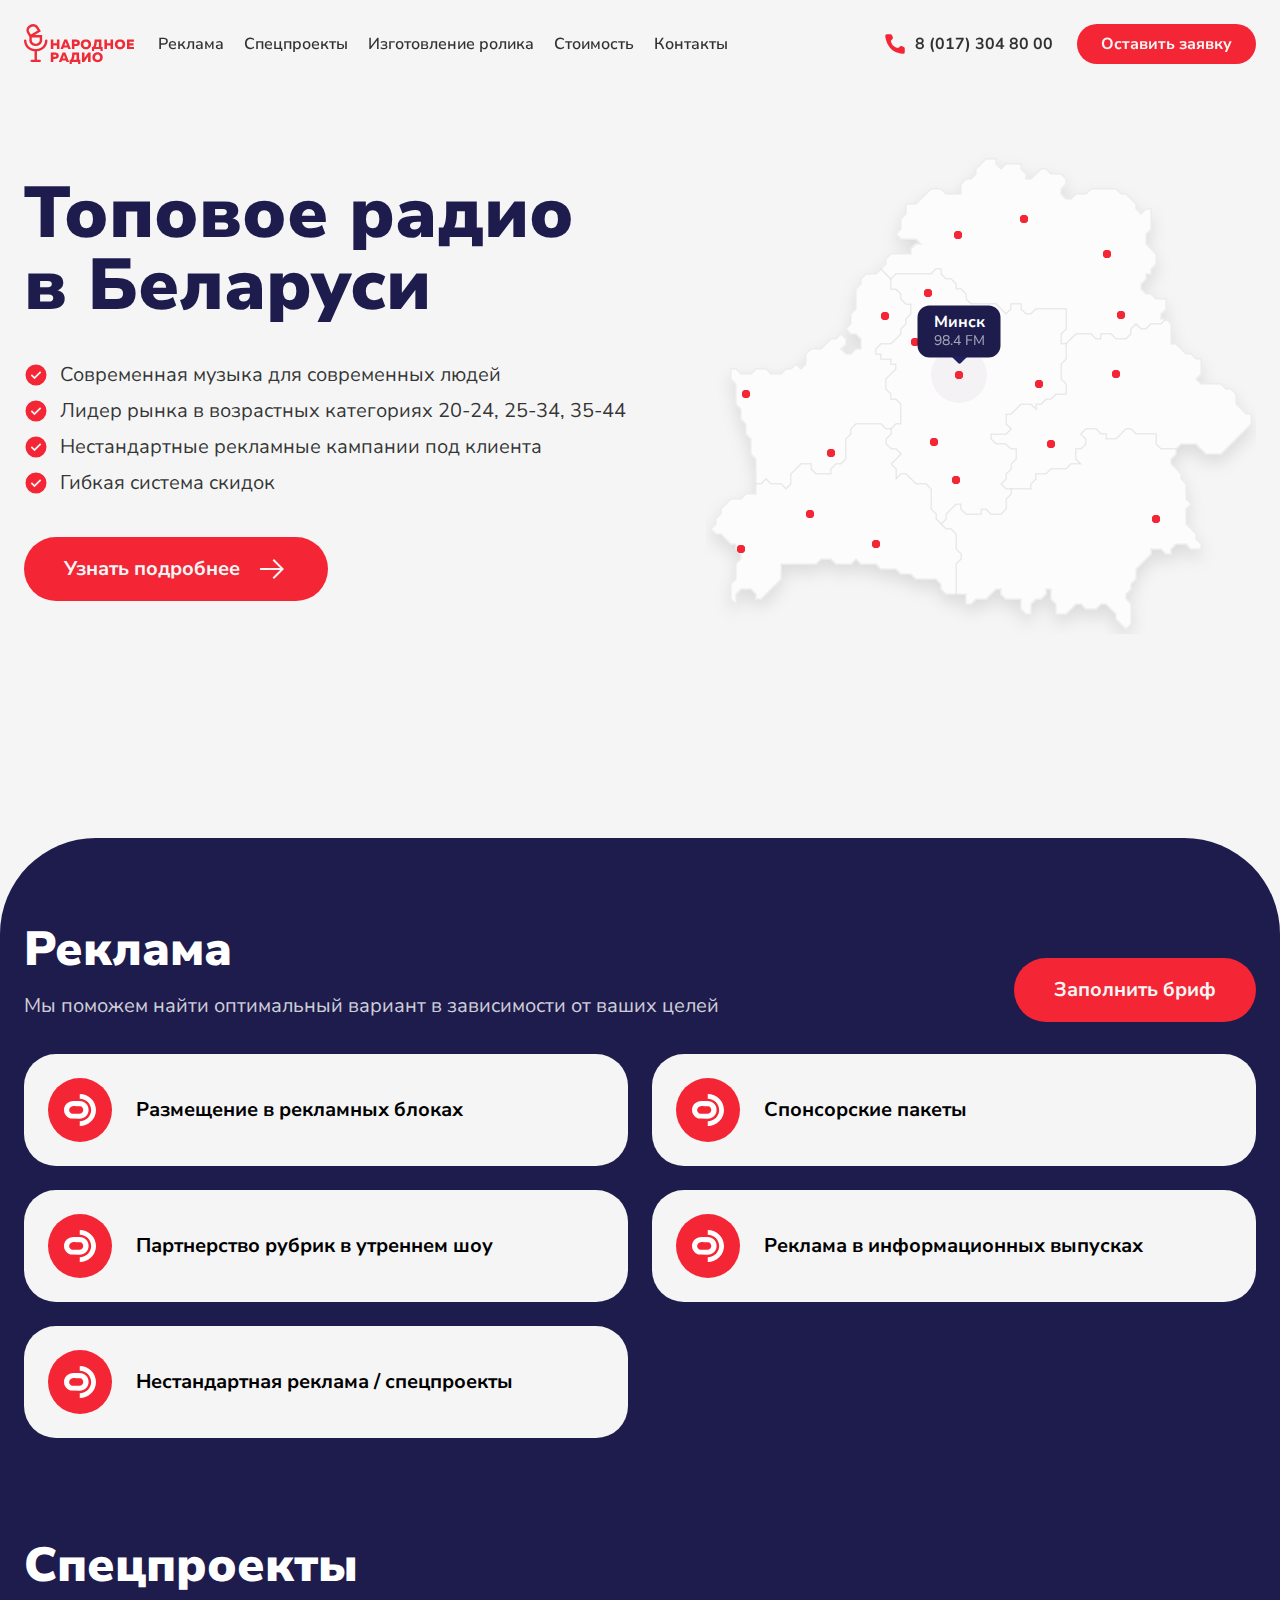
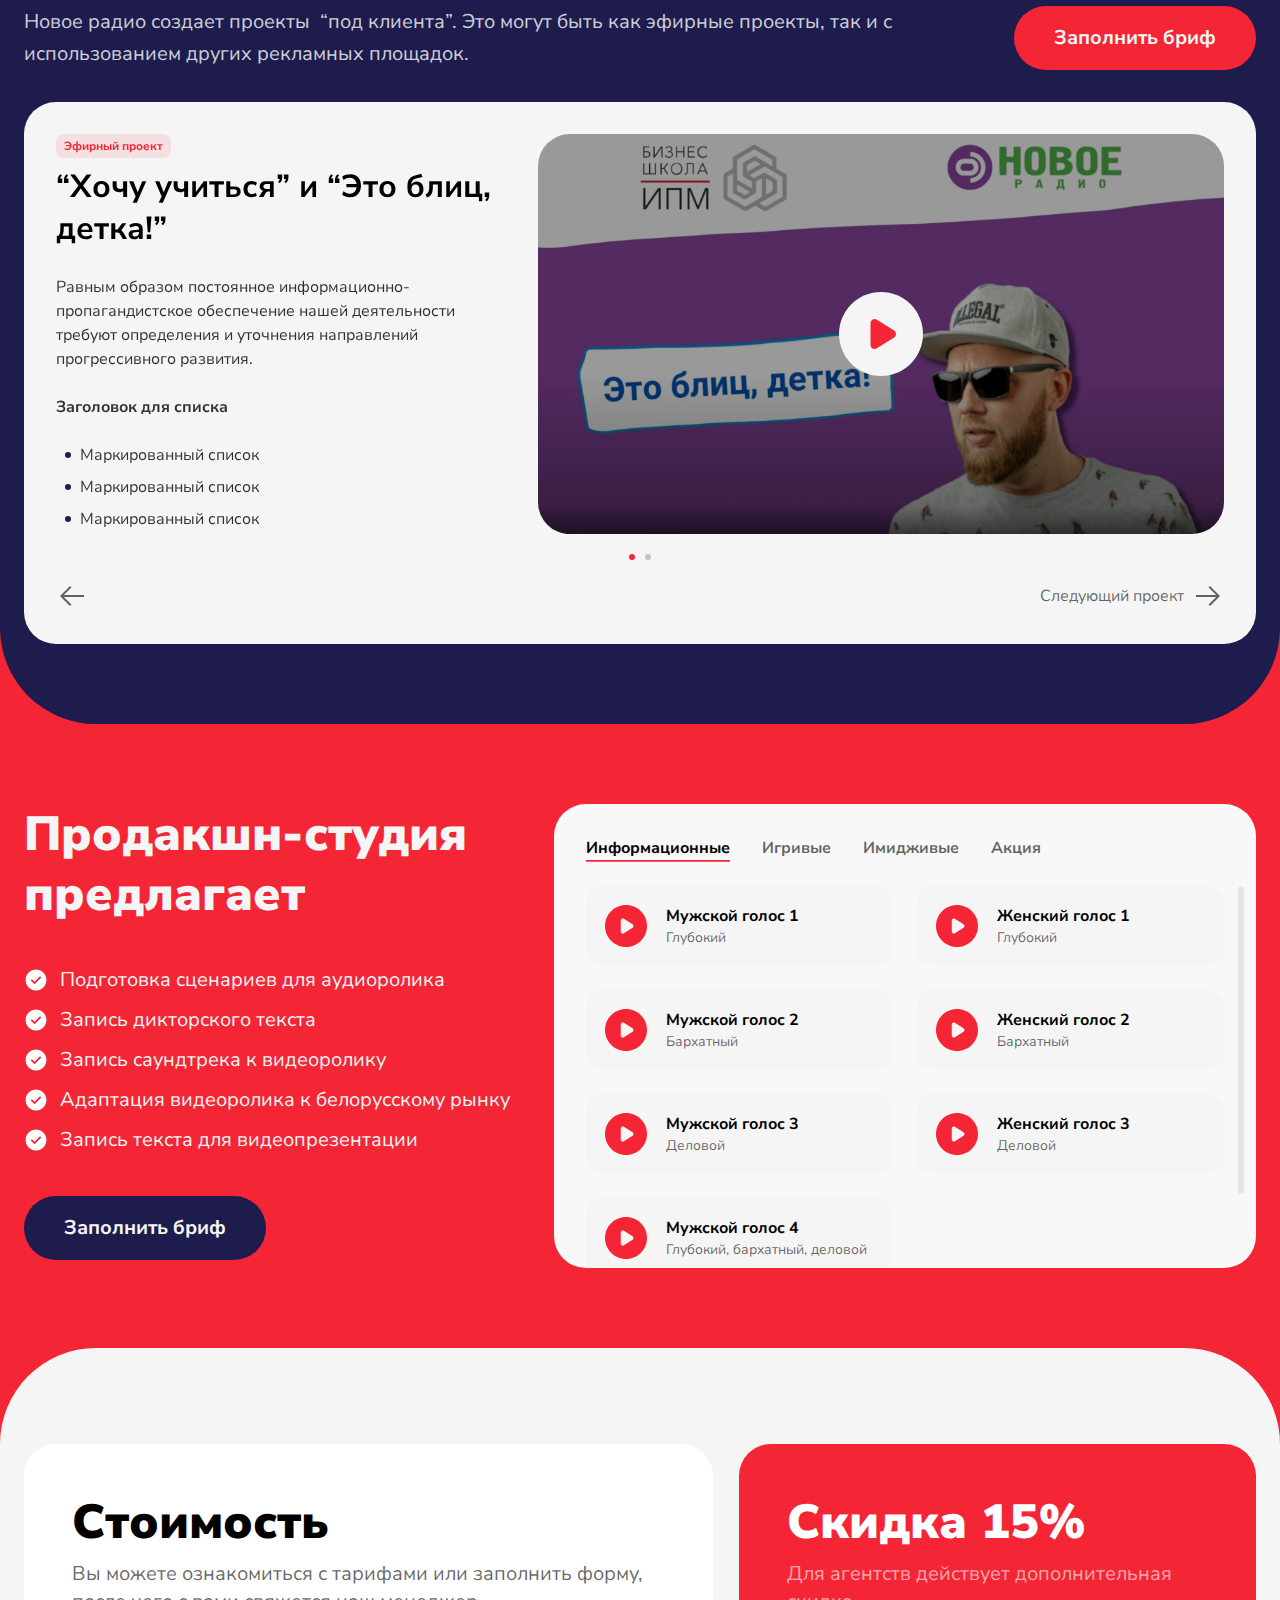
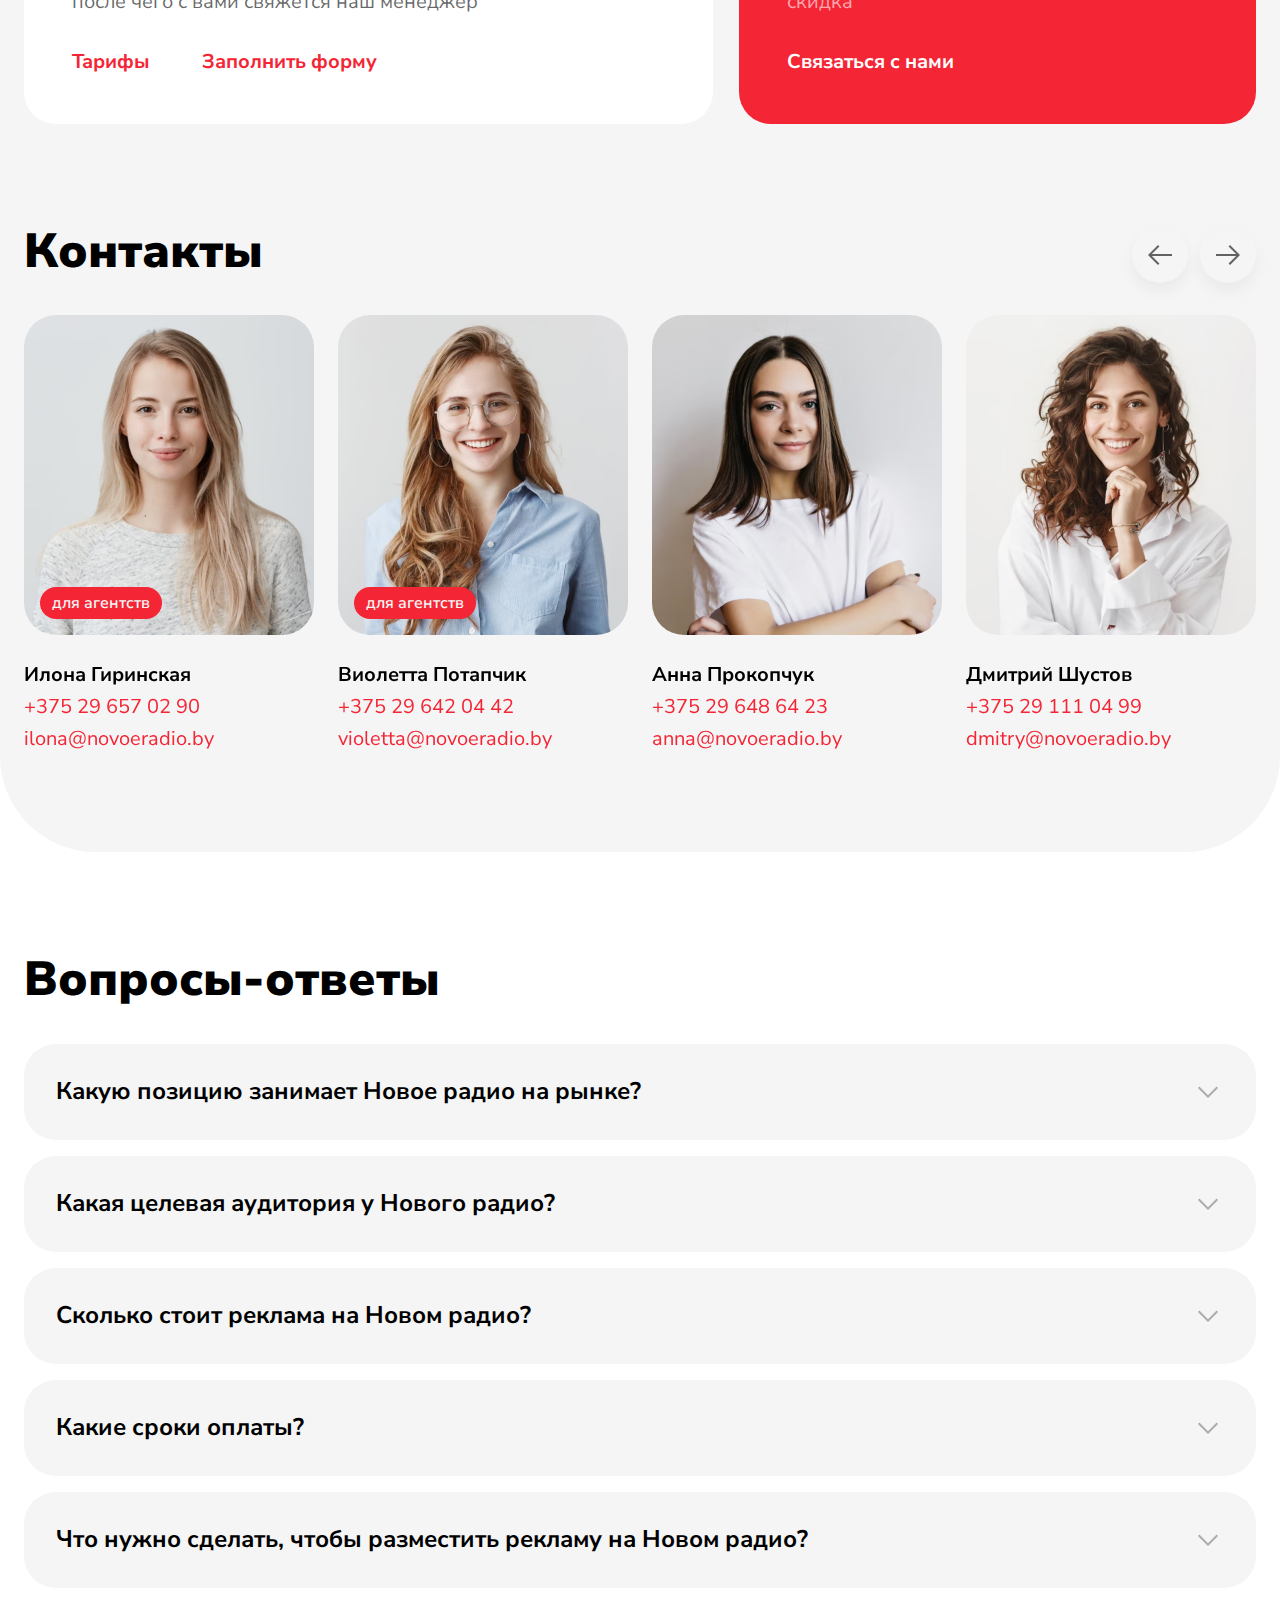
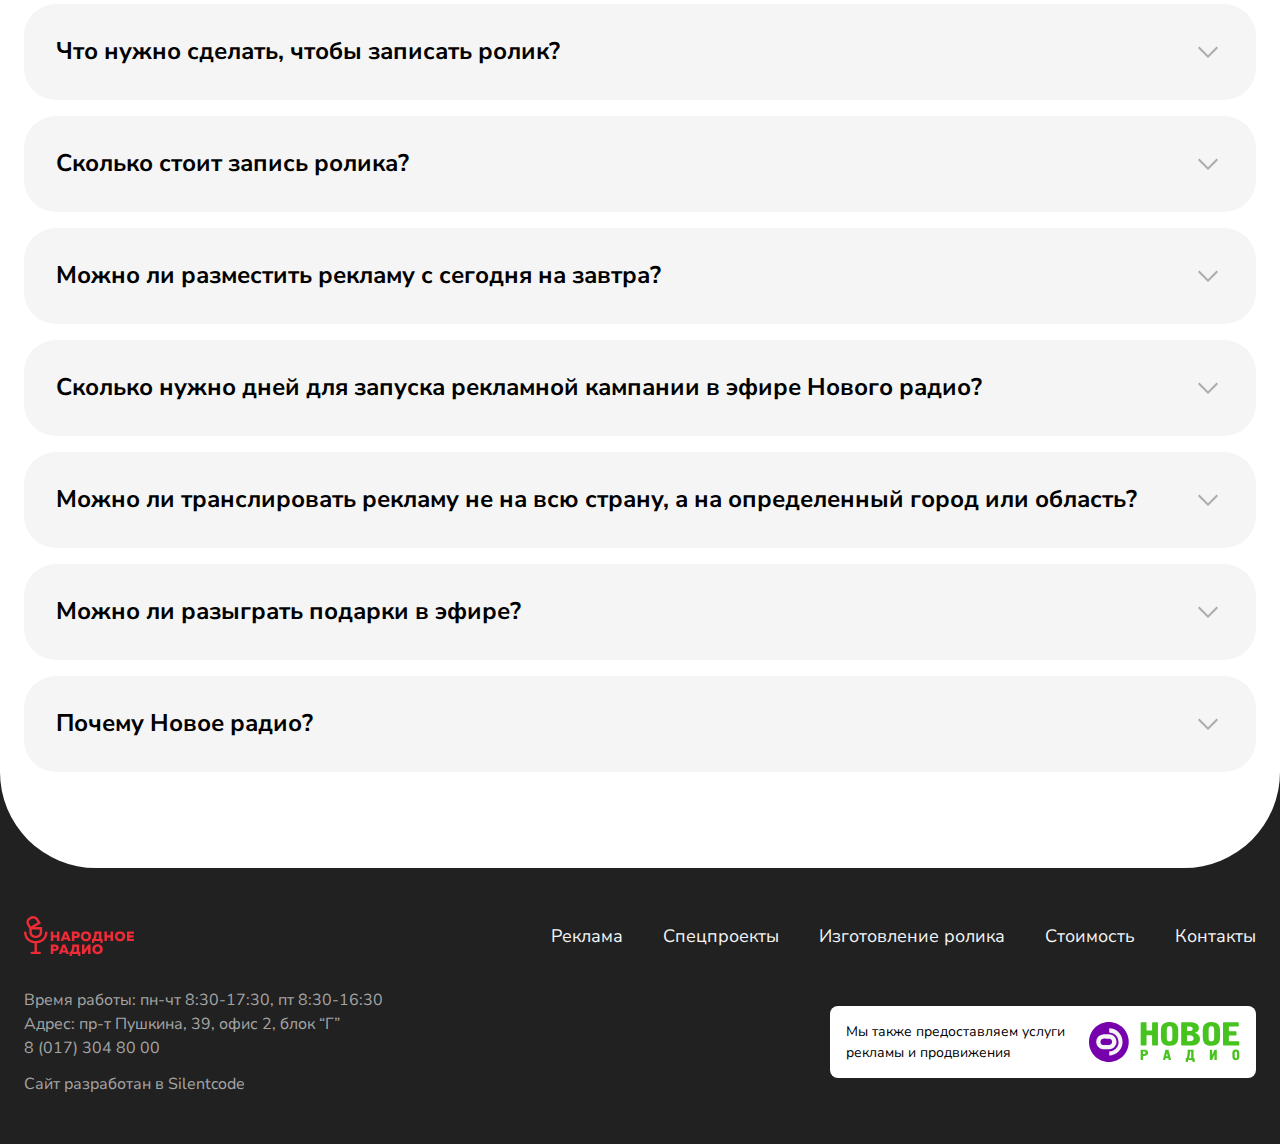
<file: narodnoe.html>
<!DOCTYPE html>
<html lang="ru">

<head>
	<meta charset="UTF-8">
	<meta http-equiv="X-UA-Compatible" content="IE=edge">
	<meta name="viewport" content="width=device-width, initial-scale=1.0">
	<title>НОВОЕ РАДИО</title>
	<meta property="og:title" content="НОВОЕ РАДИО">
	<meta property="og:description" content="Описание проекта">
	<meta property="og:url" content="/">
	<meta property="og:site_name" content="НОВОЕ РАДИО">
	<!-- favicon -->
	<link rel="apple-touch-icon" sizes="180x180" href="img/favicon-red/apple-touch-icon.png">
	<link rel="icon" type="image/png" sizes="32x32" href="img/favicon-red/favicon-32x32.png">
	<link rel="icon" type="image/png" sizes="16x16" href="img/favicon-red/favicon-16x16.png">
	<link rel="manifest" href="img/favicon-red/site.webmanifest">
	<link rel="mask-icon" href="img/favicon-red/safari-pinned-tab.svg" color="#5bbad5">
	<meta name="msapplication-TileColor" content="#ffffff">
	<meta name="theme-color" content="#ffffff">
	<!-- styles -->
	<link rel="stylesheet" href="css/vendor.min.css">
	<link rel="stylesheet" href="css/app.min.css">
</head>

<body class="red">
	<!-- wrapper -->
	<div class="wrapper">
		<!-- header -->
		<header class="header" id="header">
			<div class="container container--lg">
				<div class="header__wrapper">
					<a href="index.html" class="header__logotype header__logotype--red">
						<img src="img/logotype-narodnoe.svg" width="110" height="40" alt="НАРОДНОЕ РАДИО">
					</a>
					<nav class="nav header__nav">
						<ul class="nav__list">
							<li class="nav__item">
								<a href="#promo" class="nav__link">Реклама</a>
							</li>
							<li class="nav__item">
								<a href="#special-projects" class="nav__link">Спецпроекты</a>
							</li>
							<li class="nav__item">
								<a href="#offers" class="nav__link">Изготовление ролика</a>
							</li>
							<li class="nav__item">
								<a href="#prices" class="nav__link">Стоимость</a>
							</li>
							<li class="nav__item">
								<a href="#contacts" class="nav__link">Контакты</a>
							</li>
						</ul>
					</nav>
					<a href="tel:80173048000" class="c-phone header__phone">
						<svg class="c-phone__icon">
							<use xlink:href="img/sprite.svg#icon-phone"></use>
						</svg>
						<span class="c-phone__title">8 (017) 304 80 00</span>
					</a>
					<a href="#" class="header__btn btn btn--sm" target="_blank">Оставить заявку</a>
					<button class="hamburger" id="hamburger-toggle" aria-label="Меню">
						<span class="hamburger__inner"></span>
						<span class="hamburger__inner"></span>
						<span class="hamburger__inner"></span>
					</button>
				</div>
			</div>
		</header>
		<!-- end of header -->
		<!-- mobile menu -->
		<div class="mobile-menu" id="mobile-menu">
			<div class="mobile-menu__wrap">
				<nav class="nav mobile-menu__nav">
					<ul class="nav__list">
						<li class="nav__item">
							<a href="#promo" class="nav__link">Реклама</a>
						</li>
						<li class="nav__item">
							<a href="#special-projects" class="nav__link">Спецпроекты</a>
						</li>
						<li class="nav__item">
							<a href="#offers" class="nav__link">Изготовление ролика</a>
						</li>
						<li class="nav__item">
							<a href="#prices" class="nav__link">Стоимость</a>
						</li>
						<li class="nav__item">
							<a href="#contacts" class="nav__link">Контакты</a>
						</li>
					</ul>
				</nav>
				<p class="mobile-menu__description">
					Время работы: пн-чт 8:30-17:30, пт 8:30-16:30<br>
					Адрес: пр-т Пушкина, 39, офис 2, блок “Г”<br>
					<a href="tel:80173048000">8 (017) 304 80 00</a>
				</p>
			</div>
		</div>
		<!-- end of mobile menu -->
		<!-- content -->
		<div class="wrapper__content">
			<!-- main -->
			<section class="main" id="main">
				<div class="container">
					<div class="main__wrapper">
						<div class="main__body">
							<h1 class="main__heading">Топовое радио <br>в Беларуси</h1>
							<div class="main__map main__map--mobile c-map">
								<svg width="550" height="490" viewBox="0 0 550 490" fill="none" xmlns="http://www.w3.org/2000/svg">
									<g clip-path="url(#clip0_376_164)">
										<g filter="url(#filter0_d_376_164)">
											<path d="M200 160L195 155V150L190 145H185V135L175 125L170 130H160L155 135V140L150 145V165L145 170V180L140 185L145 190H150L155 195V200V205H150L145 210H140L134.7 205L140 200V195L135 190L130 195H125L115 205H105L100 210V220L95 225L90 220L85 225H80L75 230H65L60 225H50L45 230H35L30 225H25V235L30 240V260L35 265V275L40 280V285V290L45 295V310L50 315V340H55L60 335L65 340H75L80 345L85 340V330L90 325L95 320H105V325L110 330H125V325L130 320H135L140 315V295L145 290V285L150 280H160H175L180 285H185L190 280H195V260L190 255H185V250L180 245V240V235L190 225V220H185V215H175V210H170V205L175 200H185L195 190V185L200 180V175L205 170V160H200Z" fill="#FCFCFC" stroke="black" stroke-opacity="0.05" stroke-width="1.5" />
											<path d="M460 165V155H450L445 150H440L435 145V140L440 135V130H445V125L450 120V110L445 105L440 100V90L445 85V65H440L435 70L430 65V60L420 50H415L410 45H385L380 50H370L365 55H360L355 50V45L360 40V35L355 30H345L340 25H335L325 35H320V30L315 25V20H305H300L295 25L290 20V15H280L270 25V30L265 35H260L255 40V50H250H240L235 45H225L210 60H200V70L195 75V85L190 90L195 95H210L215 100H210L205 105V110H185L180 115V120L175 125L185 135L190 130H225L230 125H235V130L240 135H245L250 140V145H255L260 150V155L265 160H290L300 170L305 165V160H315V165L320 170H325L330 165H360V185L355 190V200H360L370 190H385L390 195H395V190H405L410 195H420L425 190V185L430 180L435 185H440L445 180H455L460 175H455V170L460 165Z" fill="#FCFCFC" stroke="black" stroke-opacity="0.05" stroke-width="1.5" />
											<path d="M540 270L530 260V250L525 245H520L515 240H500H495L490 235L495 230V215H490L485 210H480L470 200H465V195V180L460 175L455 180H445L440 185H435L430 180L425 185V190L420 195H410L405 190H395V195H390L385 190H370L360 200V215L355 220V235L360 240V250H350L345 255H340L335 260H330V265L325 260H315L305 270H300V280L305 285L300 290H285V295L290 300H299.5L305 305H310V315L305 320V325L300 330V335L295 340L300 345H325V340L330 335V330H340L345 325H360L365 320H375L370 315V305H375L380 300V295L375 290L380 285H385H390L395 290H400V295H410L420 285H425L430 290H450V300L455 305H470L475 300H485H490L500 310H515L525 300L545 280V270H540Z" fill="#FCFCFC" stroke="black" stroke-opacity="0.05" stroke-width="1.5" />
											<path d="M490 395V390L480 380V365L485 360L480 355V350V340L475 335V330L465 320V315L470 310V305H455L450 300V290H430L425 285H420L410 295H400V290H395L390 285H380L375 290L380 295V300L375 305H370V315L375 320H365L360 325H355H345L340 330H330V335L325 340V345H305V350L300 355V365L295 370H285L280 365H275V370H260L255 365V360H250L240 370V375L235 380L240 385H245L250 390V405L255 410V415L250 420V430V450H260V460H265L270 455H280L290 445H295V450L300 455H305H315V465L320 470H325V460L330 455H335L340 450V445H345V455L350 460V470H360L370 460H375L380 465H390L395 460H400L410 470V475L420 485L425 480V460L420 455V450L425 445V440L430 435V425L445 410V405H455L460 410H465V405L470 400H480L485 405H495V400L490 395Z" fill="#FCFCFC" stroke="black" stroke-opacity="0.05" stroke-width="1.5" />
											<path d="M360 185V165H330L325 170H320L315 165V160H305V165L300 170L290 160H275H265L260 155V150L255 145H250V140L245 135H240L235 130V125H230L225 130H190L185 135V145H190L195 150V155L200 160H205V170L200 175V180L195 185V190L190 195L185 200H175L170 205V210H175V215H185V220H190V225L185 230L180 235V245L185 250V255H190L195 260V280H190L185 285V290L180 295V300L185.3 305H190L195 310L185 320L190 325V335L195 330H200L210 340H220L225 345V365L230 370V375L235 380L240 375V370L250 360H255V365L260 370H275V365H280L285 370H295L300 365V355L305 350V345H300L295 340L300 335V330L305 325V320L310 315V305H305L299.5 300H290L285 295V290H300L305 285L300 280V270H305L310 265L315 260H325L330 265V260H335L340 255H345L350 250H360V240L355 235V225V220L360 215V200H355V190L360 185Z" fill="#FCFCFC" stroke="black" stroke-opacity="0.05" stroke-width="1.5" />
											<path d="M250 405V400V390L245 385H240L235 380L230 375V370L225 365V345L220 340H210L200 330H195L190 335V325L185 320L195 310L190 305H185.3L180 300V295L185 290V285H180L175 280H160H150L145 285V290L140 295V315L135 320H130L125 325V330H115H110L105 325V320H95L90 325L85 330V340L80 345L75 340H65L60 335L55 340H50V350H40L35 355H25L15 365V370L10 375V380L5 385L10 390H15L20 395L25 400H30V405L35 410V415L30 420V435L25 440V455L30 460V450L35 445H40H45L50 450V455H55L60 450L75 435V420H95H110L115 415H125L130 420H145L150 415L155 420H170L175 425H190L195 430H205L210 435H230L235 440V445L240 450H250V430V420L255 415V410L250 405Z" fill="#FCFCFC" stroke="black" stroke-opacity="0.05" stroke-width="1.5" />
										</g>
									</g>
									<defs>
										<filter id="filter0_d_376_164" x="-12.0605" y="6.25" width="573.811" height="503.811" filterUnits="userSpaceOnUse" color-interpolation-filters="sRGB">
											<feFlood flood-opacity="0" result="BackgroundImageFix" />
											<feColorMatrix in="SourceAlpha" type="matrix" values="0 0 0 0 0 0 0 0 0 0 0 0 0 0 0 0 0 0 127 0" result="hardAlpha" />
											<feOffset dy="8" />
											<feGaussianBlur stdDeviation="8" />
											<feComposite in2="hardAlpha" operator="out" />
											<feColorMatrix type="matrix" values="0 0 0 0 0 0 0 0 0 0 0 0 0 0 0 0 0 0 0.05 0" />
											<feBlend mode="normal" in2="BackgroundImageFix" result="effect1_dropShadow_376_164" />
											<feBlend mode="normal" in="SourceGraphic" in2="effect1_dropShadow_376_164" result="shape" />
										</filter>
										<clipPath id="clip0_376_164">
											<rect width="550" height="490" fill="white" />
										</clipPath>
									</defs>
								</svg>
								<button class="c-map__item c-map__item--soligorsk">
									<span class="c-map__dot"></span>
									<div class="c-map__circle c-map__circle--delay-first"></div>
									<div class="c-map__circle c-map__circle--delay-second"></div>
									<div class="c-map__circle c-map__circle--delay-third"></div>
									<div class="c-map__circle c-map__circle--delay-fourth"></div>
									<div class="c-map__dropdown">
										<div class="c-map__title">Солигорск</div>
										<span class="c-map__help">89.0 FM</span>
									</div>
								</button>
								<button class="c-map__item c-map__item--kopil">
									<span class="c-map__dot"></span>
									<div class="c-map__circle c-map__circle--delay-first"></div>
									<div class="c-map__circle c-map__circle--delay-second"></div>
									<div class="c-map__circle c-map__circle--delay-third"></div>
									<div class="c-map__circle c-map__circle--delay-fourth"></div>
									<div class="c-map__dropdown">
										<div class="c-map__title">Копыль</div>
										<span class="c-map__help">87.7 FM</span>
									</div>
								</button>
								<button class="c-map__item c-map__item--homel">
									<span class="c-map__dot"></span>
									<div class="c-map__circle c-map__circle--delay-first"></div>
									<div class="c-map__circle c-map__circle--delay-second"></div>
									<div class="c-map__circle c-map__circle--delay-third"></div>
									<div class="c-map__circle c-map__circle--delay-fourth"></div>
									<div class="c-map__dropdown">
										<div class="c-map__title">Гомель</div>
										<span class="c-map__help">106.7 FM</span>
									</div>
								</button>
								<button class="c-map__item c-map__item--pinsk">
									<span class="c-map__dot"></span>
									<div class="c-map__circle c-map__circle--delay-first"></div>
									<div class="c-map__circle c-map__circle--delay-second"></div>
									<div class="c-map__circle c-map__circle--delay-third"></div>
									<div class="c-map__circle c-map__circle--delay-fourth"></div>
									<div class="c-map__dropdown">
										<div class="c-map__title">Пинск</div>
										<span class="c-map__help">92.2 FM</span>
									</div>
								</button>
								<button class="c-map__item c-map__item--bereza">
									<span class="c-map__dot"></span>
									<div class="c-map__circle c-map__circle--delay-first"></div>
									<div class="c-map__circle c-map__circle--delay-second"></div>
									<div class="c-map__circle c-map__circle--delay-third"></div>
									<div class="c-map__circle c-map__circle--delay-fourth"></div>
									<div class="c-map__dropdown">
										<div class="c-map__title">Береза</div>
										<span class="c-map__help">103.5 FM</span>
									</div>
								</button>
								<button class="c-map__item c-map__item--brest">
									<span class="c-map__dot"></span>
									<div class="c-map__circle c-map__circle--delay-first"></div>
									<div class="c-map__circle c-map__circle--delay-second"></div>
									<div class="c-map__circle c-map__circle--delay-third"></div>
									<div class="c-map__circle c-map__circle--delay-fourth"></div>
									<div class="c-map__dropdown">
										<div class="c-map__title">Брест</div>
										<span class="c-map__help">92.8 FM</span>
									</div>
								</button>
								<button class="c-map__item c-map__item--slonim">
									<span class="c-map__dot"></span>
									<div class="c-map__circle c-map__circle--delay-first"></div>
									<div class="c-map__circle c-map__circle--delay-second"></div>
									<div class="c-map__circle c-map__circle--delay-third"></div>
									<div class="c-map__circle c-map__circle--delay-fourth"></div>
									<div class="c-map__dropdown">
										<div class="c-map__title">Слоним</div>
										<span class="c-map__help">96.3 FM</span>
									</div>
								</button>
								<button class="c-map__item c-map__item--hrodna">
									<span class="c-map__dot"></span>
									<div class="c-map__circle c-map__circle--delay-first"></div>
									<div class="c-map__circle c-map__circle--delay-second"></div>
									<div class="c-map__circle c-map__circle--delay-third"></div>
									<div class="c-map__circle c-map__circle--delay-fourth"></div>
									<div class="c-map__dropdown">
										<div class="c-map__title">Гродно</div>
										<span class="c-map__help">92.9 FM</span>
									</div>
								</button>
								<button class="c-map__item c-map__item--smorgon">
									<span class="c-map__dot"></span>
									<div class="c-map__circle c-map__circle--delay-first"></div>
									<div class="c-map__circle c-map__circle--delay-second"></div>
									<div class="c-map__circle c-map__circle--delay-third"></div>
									<div class="c-map__circle c-map__circle--delay-fourth"></div>
									<div class="c-map__dropdown">
										<div class="c-map__title">Сморгонь</div>
										<span class="c-map__help">92.1 FM</span>
									</div>
								</button>
								<button class="c-map__item c-map__item--molodechno">
									<span class="c-map__dot"></span>
									<div class="c-map__circle c-map__circle--delay-first"></div>
									<div class="c-map__circle c-map__circle--delay-second"></div>
									<div class="c-map__circle c-map__circle--delay-third"></div>
									<div class="c-map__circle c-map__circle--delay-fourth"></div>
									<div class="c-map__dropdown">
										<div class="c-map__title">Молодечно</div>
										<span class="c-map__help">100.6 FM</span>
									</div>
								</button>
								<button class="c-map__item c-map__item--myadel">
									<span class="c-map__dot"></span>
									<div class="c-map__circle c-map__circle--delay-first"></div>
									<div class="c-map__circle c-map__circle--delay-second"></div>
									<div class="c-map__circle c-map__circle--delay-third"></div>
									<div class="c-map__circle c-map__circle--delay-fourth"></div>
									<div class="c-map__dropdown">
										<div class="c-map__title">Мядель, Нарочь</div>
										<span class="c-map__help">90.5 FM</span>
									</div>
								</button>
								<button class="c-map__item c-map__item--minsk is--active">
									<span class="c-map__dot"></span>
									<div class="c-map__circle c-map__circle--delay-first"></div>
									<div class="c-map__circle c-map__circle--delay-second"></div>
									<div class="c-map__circle c-map__circle--delay-third"></div>
									<div class="c-map__circle c-map__circle--delay-fourth"></div>
									<div class="c-map__dropdown">
										<div class="c-map__title">Минск</div>
										<span class="c-map__help">98.4 FM</span>
									</div>
								</button>
								<button class="c-map__item c-map__item--warkovwina">
									<span class="c-map__dot"></span>
									<div class="c-map__circle c-map__circle--delay-first"></div>
									<div class="c-map__circle c-map__circle--delay-second"></div>
									<div class="c-map__circle c-map__circle--delay-third"></div>
									<div class="c-map__circle c-map__circle--delay-fourth"></div>
									<div class="c-map__dropdown">
										<div class="c-map__title">Шарковщина</div>
										<span class="c-map__help">101.1 FM</span>
									</div>
								</button>
								<button class="c-map__item c-map__item--navapolatsk">
									<span class="c-map__dot"></span>
									<div class="c-map__circle c-map__circle--delay-first"></div>
									<div class="c-map__circle c-map__circle--delay-second"></div>
									<div class="c-map__circle c-map__circle--delay-third"></div>
									<div class="c-map__circle c-map__circle--delay-fourth"></div>
									<div class="c-map__dropdown">
										<div class="c-map__title">Полоцк, Новополоцк</div>
										<span class="c-map__help">90.8 FM</span>
									</div>
								</button>
								<button class="c-map__item c-map__item--vitebsk">
									<span class="c-map__dot"></span>
									<div class="c-map__circle c-map__circle--delay-first"></div>
									<div class="c-map__circle c-map__circle--delay-second"></div>
									<div class="c-map__circle c-map__circle--delay-third"></div>
									<div class="c-map__circle c-map__circle--delay-fourth"></div>
									<div class="c-map__dropdown">
										<div class="c-map__title">Витебск</div>
										<span class="c-map__help">98.7 FM</span>
									</div>
								</button>
								<button class="c-map__item c-map__item--orwa">
									<span class="c-map__dot"></span>
									<div class="c-map__circle c-map__circle--delay-first"></div>
									<div class="c-map__circle c-map__circle--delay-second"></div>
									<div class="c-map__circle c-map__circle--delay-third"></div>
									<div class="c-map__circle c-map__circle--delay-fourth"></div>
									<div class="c-map__dropdown">
										<div class="c-map__title">Орша</div>
										<span class="c-map__help">89.1 FM</span>
									</div>
								</button>
								<button class="c-map__item c-map__item--mahiliou">
									<span class="c-map__dot"></span>
									<div class="c-map__circle c-map__circle--delay-first"></div>
									<div class="c-map__circle c-map__circle--delay-second"></div>
									<div class="c-map__circle c-map__circle--delay-third"></div>
									<div class="c-map__circle c-map__circle--delay-fourth"></div>
									<div class="c-map__dropdown">
										<div class="c-map__title">Могилев</div>
										<span class="c-map__help">95.7 FM</span>
									</div>
								</button>
								<button class="c-map__item c-map__item--berezino">
									<span class="c-map__dot"></span>
									<div class="c-map__circle c-map__circle--delay-first"></div>
									<div class="c-map__circle c-map__circle--delay-second"></div>
									<div class="c-map__circle c-map__circle--delay-third"></div>
									<div class="c-map__circle c-map__circle--delay-fourth"></div>
									<div class="c-map__dropdown">
										<div class="c-map__title">Березино</div>
										<span class="c-map__help">89.4 FM</span>
									</div>
								</button>
								<button class="c-map__item c-map__item--babruisk">
									<span class="c-map__dot"></span>
									<div class="c-map__circle c-map__circle--delay-first"></div>
									<div class="c-map__circle c-map__circle--delay-second"></div>
									<div class="c-map__circle c-map__circle--delay-third"></div>
									<div class="c-map__circle c-map__circle--delay-fourth"></div>
									<div class="c-map__dropdown">
										<div class="c-map__title">Бобруйск</div>
										<span class="c-map__help">98.8 FM</span>
									</div>
								</button>
							</div>
							<ul class="main__list">
								<li class="main__list-item">
									<span class="main__list-elem">Современная музыка для современных людей</span>
								</li>
								<li class="main__list-item">
									<span class="main__list-elem">Лидер рынка в возрастных категориях 20-24, 25-34, 35-44</span>
								</li>
								<li class="main__list-item">
									<span class="main__list-elem">Нестандартные рекламные кампании под клиента</span>
								</li>
								<li class="main__list-item">
									<span class="main__list-elem">Гибкая система скидок</span>
								</li>
							</ul>
							<a href="#" class="main__btn btn">
								<span>Узнать подробнее</span>
								<svg>
									<use xlink:href="img/sprite.svg#icon-arrow-right"></use>
								</svg>
							</a>
						</div>
						<div class="main__map main__map--desktop c-map">
							<svg width="550" height="490" viewBox="0 0 550 490" fill="none" xmlns="http://www.w3.org/2000/svg">
								<g clip-path="url(#clip0_376_164)">
									<g filter="url(#filter0_d_376_164)">
										<path d="M200 160L195 155V150L190 145H185V135L175 125L170 130H160L155 135V140L150 145V165L145 170V180L140 185L145 190H150L155 195V200V205H150L145 210H140L134.7 205L140 200V195L135 190L130 195H125L115 205H105L100 210V220L95 225L90 220L85 225H80L75 230H65L60 225H50L45 230H35L30 225H25V235L30 240V260L35 265V275L40 280V285V290L45 295V310L50 315V340H55L60 335L65 340H75L80 345L85 340V330L90 325L95 320H105V325L110 330H125V325L130 320H135L140 315V295L145 290V285L150 280H160H175L180 285H185L190 280H195V260L190 255H185V250L180 245V240V235L190 225V220H185V215H175V210H170V205L175 200H185L195 190V185L200 180V175L205 170V160H200Z" fill="#FCFCFC" stroke="black" stroke-opacity="0.05" stroke-width="1.5" />
										<path d="M460 165V155H450L445 150H440L435 145V140L440 135V130H445V125L450 120V110L445 105L440 100V90L445 85V65H440L435 70L430 65V60L420 50H415L410 45H385L380 50H370L365 55H360L355 50V45L360 40V35L355 30H345L340 25H335L325 35H320V30L315 25V20H305H300L295 25L290 20V15H280L270 25V30L265 35H260L255 40V50H250H240L235 45H225L210 60H200V70L195 75V85L190 90L195 95H210L215 100H210L205 105V110H185L180 115V120L175 125L185 135L190 130H225L230 125H235V130L240 135H245L250 140V145H255L260 150V155L265 160H290L300 170L305 165V160H315V165L320 170H325L330 165H360V185L355 190V200H360L370 190H385L390 195H395V190H405L410 195H420L425 190V185L430 180L435 185H440L445 180H455L460 175H455V170L460 165Z" fill="#FCFCFC" stroke="black" stroke-opacity="0.05" stroke-width="1.5" />
										<path d="M540 270L530 260V250L525 245H520L515 240H500H495L490 235L495 230V215H490L485 210H480L470 200H465V195V180L460 175L455 180H445L440 185H435L430 180L425 185V190L420 195H410L405 190H395V195H390L385 190H370L360 200V215L355 220V235L360 240V250H350L345 255H340L335 260H330V265L325 260H315L305 270H300V280L305 285L300 290H285V295L290 300H299.5L305 305H310V315L305 320V325L300 330V335L295 340L300 345H325V340L330 335V330H340L345 325H360L365 320H375L370 315V305H375L380 300V295L375 290L380 285H385H390L395 290H400V295H410L420 285H425L430 290H450V300L455 305H470L475 300H485H490L500 310H515L525 300L545 280V270H540Z" fill="#FCFCFC" stroke="black" stroke-opacity="0.05" stroke-width="1.5" />
										<path d="M490 395V390L480 380V365L485 360L480 355V350V340L475 335V330L465 320V315L470 310V305H455L450 300V290H430L425 285H420L410 295H400V290H395L390 285H380L375 290L380 295V300L375 305H370V315L375 320H365L360 325H355H345L340 330H330V335L325 340V345H305V350L300 355V365L295 370H285L280 365H275V370H260L255 365V360H250L240 370V375L235 380L240 385H245L250 390V405L255 410V415L250 420V430V450H260V460H265L270 455H280L290 445H295V450L300 455H305H315V465L320 470H325V460L330 455H335L340 450V445H345V455L350 460V470H360L370 460H375L380 465H390L395 460H400L410 470V475L420 485L425 480V460L420 455V450L425 445V440L430 435V425L445 410V405H455L460 410H465V405L470 400H480L485 405H495V400L490 395Z" fill="#FCFCFC" stroke="black" stroke-opacity="0.05" stroke-width="1.5" />
										<path d="M360 185V165H330L325 170H320L315 165V160H305V165L300 170L290 160H275H265L260 155V150L255 145H250V140L245 135H240L235 130V125H230L225 130H190L185 135V145H190L195 150V155L200 160H205V170L200 175V180L195 185V190L190 195L185 200H175L170 205V210H175V215H185V220H190V225L185 230L180 235V245L185 250V255H190L195 260V280H190L185 285V290L180 295V300L185.3 305H190L195 310L185 320L190 325V335L195 330H200L210 340H220L225 345V365L230 370V375L235 380L240 375V370L250 360H255V365L260 370H275V365H280L285 370H295L300 365V355L305 350V345H300L295 340L300 335V330L305 325V320L310 315V305H305L299.5 300H290L285 295V290H300L305 285L300 280V270H305L310 265L315 260H325L330 265V260H335L340 255H345L350 250H360V240L355 235V225V220L360 215V200H355V190L360 185Z" fill="#FCFCFC" stroke="black" stroke-opacity="0.05" stroke-width="1.5" />
										<path d="M250 405V400V390L245 385H240L235 380L230 375V370L225 365V345L220 340H210L200 330H195L190 335V325L185 320L195 310L190 305H185.3L180 300V295L185 290V285H180L175 280H160H150L145 285V290L140 295V315L135 320H130L125 325V330H115H110L105 325V320H95L90 325L85 330V340L80 345L75 340H65L60 335L55 340H50V350H40L35 355H25L15 365V370L10 375V380L5 385L10 390H15L20 395L25 400H30V405L35 410V415L30 420V435L25 440V455L30 460V450L35 445H40H45L50 450V455H55L60 450L75 435V420H95H110L115 415H125L130 420H145L150 415L155 420H170L175 425H190L195 430H205L210 435H230L235 440V445L240 450H250V430V420L255 415V410L250 405Z" fill="#FCFCFC" stroke="black" stroke-opacity="0.05" stroke-width="1.5" />
									</g>
								</g>
								<defs>
									<filter id="filter0_d_376_164" x="-12.0605" y="6.25" width="573.811" height="503.811" filterUnits="userSpaceOnUse" color-interpolation-filters="sRGB">
										<feFlood flood-opacity="0" result="BackgroundImageFix" />
										<feColorMatrix in="SourceAlpha" type="matrix" values="0 0 0 0 0 0 0 0 0 0 0 0 0 0 0 0 0 0 127 0" result="hardAlpha" />
										<feOffset dy="8" />
										<feGaussianBlur stdDeviation="8" />
										<feComposite in2="hardAlpha" operator="out" />
										<feColorMatrix type="matrix" values="0 0 0 0 0 0 0 0 0 0 0 0 0 0 0 0 0 0 0.05 0" />
										<feBlend mode="normal" in2="BackgroundImageFix" result="effect1_dropShadow_376_164" />
										<feBlend mode="normal" in="SourceGraphic" in2="effect1_dropShadow_376_164" result="shape" />
									</filter>
									<clipPath id="clip0_376_164">
										<rect width="550" height="490" fill="white" />
									</clipPath>
								</defs>
							</svg>
							<button class="c-map__item c-map__item--soligorsk">
								<span class="c-map__dot"></span>
								<div class="c-map__circle c-map__circle--delay-first"></div>
								<div class="c-map__circle c-map__circle--delay-second"></div>
								<div class="c-map__circle c-map__circle--delay-third"></div>
								<div class="c-map__circle c-map__circle--delay-fourth"></div>
								<div class="c-map__dropdown">
									<div class="c-map__title">Солигорск</div>
									<span class="c-map__help">89.0 FM</span>
								</div>
							</button>
							<button class="c-map__item c-map__item--kopil">
								<span class="c-map__dot"></span>
								<div class="c-map__circle c-map__circle--delay-first"></div>
								<div class="c-map__circle c-map__circle--delay-second"></div>
								<div class="c-map__circle c-map__circle--delay-third"></div>
								<div class="c-map__circle c-map__circle--delay-fourth"></div>
								<div class="c-map__dropdown">
									<div class="c-map__title">Копыль</div>
									<span class="c-map__help">87.7 FM</span>
								</div>
							</button>
							<button class="c-map__item c-map__item--homel">
								<span class="c-map__dot"></span>
								<div class="c-map__circle c-map__circle--delay-first"></div>
								<div class="c-map__circle c-map__circle--delay-second"></div>
								<div class="c-map__circle c-map__circle--delay-third"></div>
								<div class="c-map__circle c-map__circle--delay-fourth"></div>
								<div class="c-map__dropdown">
									<div class="c-map__title">Гомель</div>
									<span class="c-map__help">106.7 FM</span>
								</div>
							</button>
							<button class="c-map__item c-map__item--pinsk">
								<span class="c-map__dot"></span>
								<div class="c-map__circle c-map__circle--delay-first"></div>
								<div class="c-map__circle c-map__circle--delay-second"></div>
								<div class="c-map__circle c-map__circle--delay-third"></div>
								<div class="c-map__circle c-map__circle--delay-fourth"></div>
								<div class="c-map__dropdown">
									<div class="c-map__title">Пинск</div>
									<span class="c-map__help">92.2 FM</span>
								</div>
							</button>
							<button class="c-map__item c-map__item--bereza">
								<span class="c-map__dot"></span>
								<div class="c-map__circle c-map__circle--delay-first"></div>
								<div class="c-map__circle c-map__circle--delay-second"></div>
								<div class="c-map__circle c-map__circle--delay-third"></div>
								<div class="c-map__circle c-map__circle--delay-fourth"></div>
								<div class="c-map__dropdown">
									<div class="c-map__title">Береза</div>
									<span class="c-map__help">103.5 FM</span>
								</div>
							</button>
							<button class="c-map__item c-map__item--brest">
								<span class="c-map__dot"></span>
								<div class="c-map__circle c-map__circle--delay-first"></div>
								<div class="c-map__circle c-map__circle--delay-second"></div>
								<div class="c-map__circle c-map__circle--delay-third"></div>
								<div class="c-map__circle c-map__circle--delay-fourth"></div>
								<div class="c-map__dropdown">
									<div class="c-map__title">Брест</div>
									<span class="c-map__help">92.8 FM</span>
								</div>
							</button>
							<button class="c-map__item c-map__item--slonim">
								<span class="c-map__dot"></span>
								<div class="c-map__circle c-map__circle--delay-first"></div>
								<div class="c-map__circle c-map__circle--delay-second"></div>
								<div class="c-map__circle c-map__circle--delay-third"></div>
								<div class="c-map__circle c-map__circle--delay-fourth"></div>
								<div class="c-map__dropdown">
									<div class="c-map__title">Слоним</div>
									<span class="c-map__help">96.3 FM</span>
								</div>
							</button>
							<button class="c-map__item c-map__item--hrodna">
								<span class="c-map__dot"></span>
								<div class="c-map__circle c-map__circle--delay-first"></div>
								<div class="c-map__circle c-map__circle--delay-second"></div>
								<div class="c-map__circle c-map__circle--delay-third"></div>
								<div class="c-map__circle c-map__circle--delay-fourth"></div>
								<div class="c-map__dropdown">
									<div class="c-map__title">Гродно</div>
									<span class="c-map__help">92.9 FM</span>
								</div>
							</button>
							<button class="c-map__item c-map__item--smorgon">
								<span class="c-map__dot"></span>
								<div class="c-map__circle c-map__circle--delay-first"></div>
								<div class="c-map__circle c-map__circle--delay-second"></div>
								<div class="c-map__circle c-map__circle--delay-third"></div>
								<div class="c-map__circle c-map__circle--delay-fourth"></div>
								<div class="c-map__dropdown">
									<div class="c-map__title">Сморгонь</div>
									<span class="c-map__help">92.1 FM</span>
								</div>
							</button>
							<button class="c-map__item c-map__item--molodechno">
								<span class="c-map__dot"></span>
								<div class="c-map__circle c-map__circle--delay-first"></div>
								<div class="c-map__circle c-map__circle--delay-second"></div>
								<div class="c-map__circle c-map__circle--delay-third"></div>
								<div class="c-map__circle c-map__circle--delay-fourth"></div>
								<div class="c-map__dropdown">
									<div class="c-map__title">Молодечно</div>
									<span class="c-map__help">100.6 FM</span>
								</div>
							</button>
							<button class="c-map__item c-map__item--myadel">
								<span class="c-map__dot"></span>
								<div class="c-map__circle c-map__circle--delay-first"></div>
								<div class="c-map__circle c-map__circle--delay-second"></div>
								<div class="c-map__circle c-map__circle--delay-third"></div>
								<div class="c-map__circle c-map__circle--delay-fourth"></div>
								<div class="c-map__dropdown">
									<div class="c-map__title">Мядель, Нарочь</div>
									<span class="c-map__help">90.5 FM</span>
								</div>
							</button>
							<button class="c-map__item c-map__item--minsk is--active">
								<span class="c-map__dot"></span>
								<div class="c-map__circle c-map__circle--delay-first"></div>
								<div class="c-map__circle c-map__circle--delay-second"></div>
								<div class="c-map__circle c-map__circle--delay-third"></div>
								<div class="c-map__circle c-map__circle--delay-fourth"></div>
								<div class="c-map__dropdown">
									<div class="c-map__title">Минск</div>
									<span class="c-map__help">98.4 FM</span>
								</div>
							</button>
							<button class="c-map__item c-map__item--warkovwina">
								<span class="c-map__dot"></span>
								<div class="c-map__circle c-map__circle--delay-first"></div>
								<div class="c-map__circle c-map__circle--delay-second"></div>
								<div class="c-map__circle c-map__circle--delay-third"></div>
								<div class="c-map__circle c-map__circle--delay-fourth"></div>
								<div class="c-map__dropdown">
									<div class="c-map__title">Шарковщина</div>
									<span class="c-map__help">101.1 FM</span>
								</div>
							</button>
							<button class="c-map__item c-map__item--navapolatsk">
								<span class="c-map__dot"></span>
								<div class="c-map__circle c-map__circle--delay-first"></div>
								<div class="c-map__circle c-map__circle--delay-second"></div>
								<div class="c-map__circle c-map__circle--delay-third"></div>
								<div class="c-map__circle c-map__circle--delay-fourth"></div>
								<div class="c-map__dropdown">
									<div class="c-map__title">Полоцк, Новополоцк</div>
									<span class="c-map__help">90.8 FM</span>
								</div>
							</button>
							<button class="c-map__item c-map__item--vitebsk">
								<span class="c-map__dot"></span>
								<div class="c-map__circle c-map__circle--delay-first"></div>
								<div class="c-map__circle c-map__circle--delay-second"></div>
								<div class="c-map__circle c-map__circle--delay-third"></div>
								<div class="c-map__circle c-map__circle--delay-fourth"></div>
								<div class="c-map__dropdown">
									<div class="c-map__title">Витебск</div>
									<span class="c-map__help">98.7 FM</span>
								</div>
							</button>
							<button class="c-map__item c-map__item--orwa">
								<span class="c-map__dot"></span>
								<div class="c-map__circle c-map__circle--delay-first"></div>
								<div class="c-map__circle c-map__circle--delay-second"></div>
								<div class="c-map__circle c-map__circle--delay-third"></div>
								<div class="c-map__circle c-map__circle--delay-fourth"></div>
								<div class="c-map__dropdown">
									<div class="c-map__title">Орша</div>
									<span class="c-map__help">89.1 FM</span>
								</div>
							</button>
							<button class="c-map__item c-map__item--mahiliou">
								<span class="c-map__dot"></span>
								<div class="c-map__circle c-map__circle--delay-first"></div>
								<div class="c-map__circle c-map__circle--delay-second"></div>
								<div class="c-map__circle c-map__circle--delay-third"></div>
								<div class="c-map__circle c-map__circle--delay-fourth"></div>
								<div class="c-map__dropdown">
									<div class="c-map__title">Могилев</div>
									<span class="c-map__help">95.7 FM</span>
								</div>
							</button>
							<button class="c-map__item c-map__item--berezino">
								<span class="c-map__dot"></span>
								<div class="c-map__circle c-map__circle--delay-first"></div>
								<div class="c-map__circle c-map__circle--delay-second"></div>
								<div class="c-map__circle c-map__circle--delay-third"></div>
								<div class="c-map__circle c-map__circle--delay-fourth"></div>
								<div class="c-map__dropdown">
									<div class="c-map__title">Березино</div>
									<span class="c-map__help">89.4 FM</span>
								</div>
							</button>
							<button class="c-map__item c-map__item--babruisk">
								<span class="c-map__dot"></span>
								<div class="c-map__circle c-map__circle--delay-first"></div>
								<div class="c-map__circle c-map__circle--delay-second"></div>
								<div class="c-map__circle c-map__circle--delay-third"></div>
								<div class="c-map__circle c-map__circle--delay-fourth"></div>
								<div class="c-map__dropdown">
									<div class="c-map__title">Бобруйск</div>
									<span class="c-map__help">98.8 FM</span>
								</div>
							</button>
						</div>
					</div>
				</div>
			</section>
			<!-- end of main -->
			<!-- section green -->
			<div class="section-green">
				<!-- promo -->
				<section class="promo" id="promo">
					<div class="container">
						<div class="section-heading section-heading--white">
							<div class="section-heading__group">
								<h2 class="section-heading__title">Реклама</h2>
								<p class="section-heading__description">Мы поможем найти оптимальный вариант в зависимости от ваших целей</p>
							</div>
							<a href="#" class="section-heading__btn btn" target="_blank">Заполнить бриф</a>
						</div>
						<div class="promo__wrapper">
							<a href="#" class="promo__item modal-btn" data-id="modal-promo">
								<div class="promo__inner">
									<div class="promo__icon-wrap">
										<svg class="promo__icon">
											<use xlink:href="img/sprite.svg#icon-adst"></use>
										</svg>
									</div>
									<span class="promo__title">Размещение в рекламных блоках</span>
								</div>
								<svg class="promo__arrow">
									<use xlink:href="img/sprite.svg#icon-arrow-up-right"></use>
								</svg>
							</a>
							<a href="#" class="promo__item">
								<div class="promo__inner">
									<div class="promo__icon-wrap">
										<svg class="promo__icon">
											<use xlink:href="img/sprite.svg#icon-adst"></use>
										</svg>
									</div>
									<span class="promo__title">Спонсорские пакеты</span>
								</div>
								<svg class="promo__arrow">
									<use xlink:href="img/sprite.svg#icon-arrow-up-right"></use>
								</svg>
							</a>
							<a href="#" class="promo__item">
								<div class="promo__inner">
									<div class="promo__icon-wrap">
										<svg class="promo__icon">
											<use xlink:href="img/sprite.svg#icon-adst"></use>
										</svg>
									</div>
									<span class="promo__title">Партнерство рубрик в утреннем шоу</span>
								</div>
								<svg class="promo__arrow">
									<use xlink:href="img/sprite.svg#icon-arrow-up-right"></use>
								</svg>
							</a>
							<a href="#" class="promo__item">
								<div class="promo__inner">
									<div class="promo__icon-wrap">
										<svg class="promo__icon">
											<use xlink:href="img/sprite.svg#icon-adst"></use>
										</svg>
									</div>
									<span class="promo__title">Реклама в информационных выпусках</span>
								</div>
								<svg class="promo__arrow">
									<use xlink:href="img/sprite.svg#icon-arrow-up-right"></use>
								</svg>
							</a>
							<a href="#" class="promo__item">
								<div class="promo__inner">
									<div class="promo__icon-wrap">
										<svg class="promo__icon">
											<use xlink:href="img/sprite.svg#icon-adst"></use>
										</svg>
									</div>
									<span class="promo__title">Нестандартная реклама / спецпроекты</span>
								</div>
								<svg class="promo__arrow">
									<use xlink:href="img/sprite.svg#icon-arrow-up-right"></use>
								</svg>
							</a>
						</div>
					</div>
				</section>
				<!-- end of promo -->
				<!-- special projects -->
				<section class="special-projects section-indent" id="special-projects">
					<div class="container">
						<div class="section-heading section-heading--white">
							<div class="section-heading__group">
								<h2 class="section-heading__title">Спецпроекты</h2>
								<p class="section-heading__description">Новое радио создает проекты  “под клиента”. Это могут быть как эфирные проекты, так и с использованием других рекламных площадок. </p>
							</div>
							<a href="#" class="section-heading__btn btn" target="_blank">Заполнить бриф</a>
						</div>
						<div class="special-projects__slider">
							<div class="swiper">
								<div class="swiper-wrapper">
									<div class="swiper-slide">
										<article class="special-projects__slide">
											<div class="special-projects__body">
												<span class="special-projects__status">Эфирный проект</span>
												<h3 class="special-projects__title">“Хочу учиться” и “Это блиц, детка!”</h3>
												<a href="#" class="special-projects__img special-projects__img--mobile modal-btn" data-id="modal-sp-01">
													<picture class="special-projects__img-inner">
														<img src="img/special-projects-img.jpg" alt="Image">
													</picture>
												</a>
												<div class="special-projects__content content">
													<p>Равным образом постоянное информационно-пропагандистское обеспечение нашей деятельности требуют определения и уточнения направлений прогрессивного развития.</p>
													<p>
														<b>Заголовок для списка</b>
													</p>
													<ul>
														<li>Маркированный список</li>
														<li>Маркированный список</li>
														<li>Маркированный список</li>
													</ul>
												</div>
											</div>
											<a href="#" class="special-projects__img special-projects__img--desktop modal-btn" data-id="modal-sp-01">
												<picture class="special-projects__img-inner">
													<img src="img/special-projects-img.jpg" alt="Image">
												</picture>
											</a>
										</article>
									</div>
									<div class="swiper-slide">
										<article class="special-projects__slide">
											<div class="special-projects__body">
												<span class="special-projects__status">Эфирный проект</span>
												<h3 class="special-projects__title">“Хочу учиться” и “Это блиц, детка!”</h3>
												<a href="#" class="special-projects__img special-projects__img--mobile modal-btn" data-id="modal-sp-02">
													<picture class="special-projects__img-inner">
														<img src="img/special-projects-img.jpg" alt="Image">
													</picture>
												</a>
												<div class="special-projects__content content">
													<p>Равным образом постоянное информационно-пропагандистское обеспечение нашей деятельности требуют определения и уточнения направлений прогрессивного развития.</p>
													<p>
														<b>Заголовок для списка</b>
													</p>
													<ul>
														<li>Маркированный список</li>
														<li>Маркированный список</li>
														<li>Маркированный список</li>
													</ul>
												</div>
											</div>
											<a href="#" class="special-projects__img special-projects__img--desktop modal-btn" data-id="modal-sp-02">
												<picture class="special-projects__img-inner">
													<img src="img/special-projects-img.jpg" alt="Image">
												</picture>
											</a>
										</article>
									</div>
								</div>
								<div class="swiper-pagination"></div>
							</div>
							<div class="swiper-buttons">
								<button class="swiper-button-prev" aria-label="Назад">
									<svg class="swiper-button-icon">
										<use xlink:href="img/sprite.svg#icon-arrow-left"></use>
									</svg>
								</button>
								<button class="swiper-button-next" aria-label="Далее">
									<span class="swiper-button-title">Следующий проект</span>
									<svg class="swiper-button-icon">
										<use xlink:href="img/sprite.svg#icon-arrow-right"></use>
									</svg>
								</button>
							</div>
						</div>
					</div>
				</section>
				<!-- end of special projects -->
			</div>
			<!-- end of section green -->
			<!-- offers -->
			<section class="offers" id="offers">
				<div class="container">
					<div class="offers__wrapper">
						<div class="offers__body">
							<h2 class="offers__title">Продакшн-студия предлагает</h2>
							<ul class="offers__list">
								<li class="offers__list-item">
									<span class="offers__list-elem">Подготовка сценариев для аудиоролика</span>
								</li>
								<li class="offers__list-item">
									<span class="offers__list-elem">Запись дикторского текста</span>
								</li>
								<li class="offers__list-item">
									<span class="offers__list-elem">Запись саундтрека к видеоролику</span>
								</li>
								<li class="offers__list-item">
									<span class="offers__list-elem">Адаптация видеоролика к белорусскому рынку</span>
								</li>
								<li class="offers__list-item">
									<span class="offers__list-elem">Запись текста для видеопрезентации</span>
								</li>
							</ul>
							<a href="#" class="offers__btn btn btn--green">Заполнить бриф</a>
						</div>
						<div class="offers__tabs tabs">
							<ul class="tabs__list">
								<li class="tabs__item is--active">
									<button class="tabs__tab">Информационные</button>
								</li>
								<li class="tabs__item">
									<button class="tabs__tab">Игривые</button>
								</li>
								<li class="tabs__item">
									<button class="tabs__tab">Имидживые</button>
								</li>
								<li class="tabs__item">
									<button class="tabs__tab">Акция</button>
								</li>
							</ul>
							<div class="tabs__scroll" data-simplebar>
								<div class="tabs__scroll-wrap">
									<div class="tabs__wrapper is--active">
										<div class="audio-list">
											<div class="audio-list__column">
												<button class="audio-list__item play-btn-audio" data-track-id="0" data-track-name="Мужской голос 1" data-track-help="Глубокий" data-track-src="http://d.zaix.ru/3jnj.mp3">
													<div class="audio-list__icon-wrap">
														<svg class="audio-list__icon audio-list__icon--play">
															<use xlink:href="img/sprite.svg#icon-play-round"></use>
														</svg>
														<svg class="audio-list__icon audio-list__icon--pause">
															<use xlink:href="img/sprite.svg#icon-pause-blue"></use>
														</svg>
													</div>
													<div class="audio-list__body">
														<span class="audio-list__title">Мужской голос 1</span>
														<span class="audio-list__help">Глубокий</span>
													</div>
												</button>
												<button class="audio-list__item play-btn-audio" data-track-id="1" data-track-name="Мужской голос 2" data-track-help="Бархатный" data-track-src="https://ia800905.us.archive.org/19/items/FREE_background_music_dhalius/backsound.mp3">
													<div class="audio-list__icon-wrap">
														<svg class="audio-list__icon audio-list__icon--play">
															<use xlink:href="img/sprite.svg#icon-play-round"></use>
														</svg>
														<svg class="audio-list__icon audio-list__icon--pause">
															<use xlink:href="img/sprite.svg#icon-pause-blue"></use>
														</svg>
													</div>
													<div class="audio-list__body">
														<span class="audio-list__title">Мужской голос 2</span>
														<span class="audio-list__help">Бархатный</span>
													</div>
												</button>
												<button class="audio-list__item play-btn-audio" data-track-id="2" data-track-name="Мужской голос 3" data-track-help="Деловой" data-track-src="http://d.zaix.ru/3jnj.mp3">
													<div class="audio-list__icon-wrap">
														<svg class="audio-list__icon audio-list__icon--play">
															<use xlink:href="img/sprite.svg#icon-play-round"></use>
														</svg>
														<svg class="audio-list__icon audio-list__icon--pause">
															<use xlink:href="img/sprite.svg#icon-pause-blue"></use>
														</svg>
													</div>
													<div class="audio-list__body">
														<span class="audio-list__title">Мужской голос 3</span>
														<span class="audio-list__help">Деловой</span>
													</div>
												</button>
												<button class="audio-list__item play-btn-audio" data-track-id="3" data-track-name="Мужской голос 4" data-track-help="Глубокий, бархатный, деловой" data-track-src="https://ia800905.us.archive.org/19/items/FREE_background_music_dhalius/backsound.mp3">
													<div class="audio-list__icon-wrap">
														<svg class="audio-list__icon audio-list__icon--play">
															<use xlink:href="img/sprite.svg#icon-play-round"></use>
														</svg>
														<svg class="audio-list__icon audio-list__icon--pause">
															<use xlink:href="img/sprite.svg#icon-pause-blue"></use>
														</svg>
													</div>
													<div class="audio-list__body">
														<span class="audio-list__title">Мужской голос 4</span>
														<span class="audio-list__help">Глубокий, бархатный, деловой</span>
													</div>
												</button>
											</div>
											<div class="audio-list__column">
												<button class="audio-list__item play-btn-audio" data-track-id="0" data-track-name="Женский голос 1" data-track-help="Глубокий" data-track-src="https://ia800905.us.archive.org/19/items/FREE_background_music_dhalius/backsound.mp3">
													<div class="audio-list__icon-wrap">
														<svg class="audio-list__icon audio-list__icon--play">
															<use xlink:href="img/sprite.svg#icon-play-round"></use>
														</svg>
														<svg class="audio-list__icon audio-list__icon--pause">
															<use xlink:href="img/sprite.svg#icon-pause-blue"></use>
														</svg>
													</div>
													<div class="audio-list__body">
														<span class="audio-list__title">Женский голос 1</span>
														<span class="audio-list__help">Глубокий</span>
													</div>
												</button>
												<button class="audio-list__item play-btn-audio" data-track-id="1" data-track-name="Женский голос 2" data-track-help="Бархатный" data-track-src="http://d.zaix.ru/3jnj.mp3">
													<div class="audio-list__icon-wrap">
														<svg class="audio-list__icon audio-list__icon--play">
															<use xlink:href="img/sprite.svg#icon-play-round"></use>
														</svg>
														<svg class="audio-list__icon audio-list__icon--pause">
															<use xlink:href="img/sprite.svg#icon-pause-blue"></use>
														</svg>
													</div>
													<div class="audio-list__body">
														<span class="audio-list__title">Женский голос 2</span>
														<span class="audio-list__help">Бархатный</span>
													</div>
												</button>
												<button class="audio-list__item play-btn-audio" data-track-id="2" data-track-name="Женский голос 3" data-track-help="Деловой" data-track-src="https://ia800905.us.archive.org/19/items/FREE_background_music_dhalius/backsound.mp3">
													<div class="audio-list__icon-wrap">
														<svg class="audio-list__icon audio-list__icon--play">
															<use xlink:href="img/sprite.svg#icon-play-round"></use>
														</svg>
														<svg class="audio-list__icon audio-list__icon--pause">
															<use xlink:href="img/sprite.svg#icon-pause-blue"></use>
														</svg>
													</div>
													<div class="audio-list__body">
														<span class="audio-list__title">Женский голос 3</span>
														<span class="audio-list__help">Деловой</span>
													</div>
												</button>
											</div>
										</div>
									</div>
									<div class="tabs__wrapper">
										<div class="audio-list">
											<div class="audio-list__column">
												<button class="audio-list__item play-btn-audio" data-track-id="0" data-track-name="Мужской голос 1" data-track-help="Глубокий" data-track-src="http://d.zaix.ru/3jnj.mp3">
													<div class="audio-list__icon-wrap">
														<svg class="audio-list__icon audio-list__icon--play">
															<use xlink:href="img/sprite.svg#icon-play-round"></use>
														</svg>
														<svg class="audio-list__icon audio-list__icon--pause">
															<use xlink:href="img/sprite.svg#icon-pause-blue"></use>
														</svg>
													</div>
													<div class="audio-list__body">
														<span class="audio-list__title">Мужской голос 1</span>
														<span class="audio-list__help">Глубокий</span>
													</div>
												</button>
												<button class="audio-list__item play-btn-audio" data-track-id="1" data-track-name="Мужской голос 2" data-track-help="Бархатный" data-track-src="https://ia800905.us.archive.org/19/items/FREE_background_music_dhalius/backsound.mp3">
													<div class="audio-list__icon-wrap">
														<svg class="audio-list__icon audio-list__icon--play">
															<use xlink:href="img/sprite.svg#icon-play-round"></use>
														</svg>
														<svg class="audio-list__icon audio-list__icon--pause">
															<use xlink:href="img/sprite.svg#icon-pause-blue"></use>
														</svg>
													</div>
													<div class="audio-list__body">
														<span class="audio-list__title">Мужской голос 2</span>
														<span class="audio-list__help">Бархатный</span>
													</div>
												</button>
												<button class="audio-list__item play-btn-audio" data-track-id="2" data-track-name="Мужской голос 3" data-track-help="Деловой" data-track-src="http://d.zaix.ru/3jnj.mp3">
													<div class="audio-list__icon-wrap">
														<svg class="audio-list__icon audio-list__icon--play">
															<use xlink:href="img/sprite.svg#icon-play-round"></use>
														</svg>
														<svg class="audio-list__icon audio-list__icon--pause">
															<use xlink:href="img/sprite.svg#icon-pause-blue"></use>
														</svg>
													</div>
													<div class="audio-list__body">
														<span class="audio-list__title">Мужской голос 3</span>
														<span class="audio-list__help">Деловой</span>
													</div>
												</button>
												<button class="audio-list__item play-btn-audio" data-track-id="3" data-track-name="Мужской голос 4" data-track-help="Глубокий, бархатный, деловой" data-track-src="https://ia800905.us.archive.org/19/items/FREE_background_music_dhalius/backsound.mp3">
													<div class="audio-list__icon-wrap">
														<svg class="audio-list__icon audio-list__icon--play">
															<use xlink:href="img/sprite.svg#icon-play-round"></use>
														</svg>
														<svg class="audio-list__icon audio-list__icon--pause">
															<use xlink:href="img/sprite.svg#icon-pause-blue"></use>
														</svg>
													</div>
													<div class="audio-list__body">
														<span class="audio-list__title">Мужской голос 4</span>
														<span class="audio-list__help">Глубокий, бархатный, деловой</span>
													</div>
												</button>
											</div>
											<div class="audio-list__column">
												<button class="audio-list__item play-btn-audio" data-track-id="0" data-track-name="Женский голос 1" data-track-help="Глубокий" data-track-src="https://ia800905.us.archive.org/19/items/FREE_background_music_dhalius/backsound.mp3">
													<div class="audio-list__icon-wrap">
														<svg class="audio-list__icon audio-list__icon--play">
															<use xlink:href="img/sprite.svg#icon-play-round"></use>
														</svg>
														<svg class="audio-list__icon audio-list__icon--pause">
															<use xlink:href="img/sprite.svg#icon-pause-blue"></use>
														</svg>
													</div>
													<div class="audio-list__body">
														<span class="audio-list__title">Женский голос 1</span>
														<span class="audio-list__help">Глубокий</span>
													</div>
												</button>
												<button class="audio-list__item play-btn-audio" data-track-id="1" data-track-name="Женский голос 2" data-track-help="Бархатный" data-track-src="http://d.zaix.ru/3jnj.mp3">
													<div class="audio-list__icon-wrap">
														<svg class="audio-list__icon audio-list__icon--play">
															<use xlink:href="img/sprite.svg#icon-play-round"></use>
														</svg>
														<svg class="audio-list__icon audio-list__icon--pause">
															<use xlink:href="img/sprite.svg#icon-pause-blue"></use>
														</svg>
													</div>
													<div class="audio-list__body">
														<span class="audio-list__title">Женский голос 2</span>
														<span class="audio-list__help">Бархатный</span>
													</div>
												</button>
												<button class="audio-list__item play-btn-audio" data-track-id="2" data-track-name="Женский голос 3" data-track-help="Деловой" data-track-src="https://ia800905.us.archive.org/19/items/FREE_background_music_dhalius/backsound.mp3">
													<div class="audio-list__icon-wrap">
														<svg class="audio-list__icon audio-list__icon--play">
															<use xlink:href="img/sprite.svg#icon-play-round"></use>
														</svg>
														<svg class="audio-list__icon audio-list__icon--pause">
															<use xlink:href="img/sprite.svg#icon-pause-blue"></use>
														</svg>
													</div>
													<div class="audio-list__body">
														<span class="audio-list__title">Женский голос 3</span>
														<span class="audio-list__help">Деловой</span>
													</div>
												</button>
											</div>
										</div>
									</div>
									<div class="tabs__wrapper">
										<div class="audio-list">
											<div class="audio-list__column">
												<button class="audio-list__item play-btn-audio" data-track-id="0" data-track-name="Мужской голос 1" data-track-help="Глубокий" data-track-src="http://d.zaix.ru/3jnj.mp3">
													<div class="audio-list__icon-wrap">
														<svg class="audio-list__icon audio-list__icon--play">
															<use xlink:href="img/sprite.svg#icon-play-round"></use>
														</svg>
														<svg class="audio-list__icon audio-list__icon--pause">
															<use xlink:href="img/sprite.svg#icon-pause-blue"></use>
														</svg>
													</div>
													<div class="audio-list__body">
														<span class="audio-list__title">Мужской голос 1</span>
														<span class="audio-list__help">Глубокий</span>
													</div>
												</button>
												<button class="audio-list__item play-btn-audio" data-track-id="1" data-track-name="Мужской голос 2" data-track-help="Бархатный" data-track-src="https://ia800905.us.archive.org/19/items/FREE_background_music_dhalius/backsound.mp3">
													<div class="audio-list__icon-wrap">
														<svg class="audio-list__icon audio-list__icon--play">
															<use xlink:href="img/sprite.svg#icon-play-round"></use>
														</svg>
														<svg class="audio-list__icon audio-list__icon--pause">
															<use xlink:href="img/sprite.svg#icon-pause-blue"></use>
														</svg>
													</div>
													<div class="audio-list__body">
														<span class="audio-list__title">Мужской голос 2</span>
														<span class="audio-list__help">Бархатный</span>
													</div>
												</button>
												<button class="audio-list__item play-btn-audio" data-track-id="2" data-track-name="Мужской голос 3" data-track-help="Деловой" data-track-src="http://d.zaix.ru/3jnj.mp3">
													<div class="audio-list__icon-wrap">
														<svg class="audio-list__icon audio-list__icon--play">
															<use xlink:href="img/sprite.svg#icon-play-round"></use>
														</svg>
														<svg class="audio-list__icon audio-list__icon--pause">
															<use xlink:href="img/sprite.svg#icon-pause-blue"></use>
														</svg>
													</div>
													<div class="audio-list__body">
														<span class="audio-list__title">Мужской голос 3</span>
														<span class="audio-list__help">Деловой</span>
													</div>
												</button>
												<button class="audio-list__item play-btn-audio" data-track-id="3" data-track-name="Мужской голос 4" data-track-help="Глубокий, бархатный, деловой" data-track-src="https://ia800905.us.archive.org/19/items/FREE_background_music_dhalius/backsound.mp3">
													<div class="audio-list__icon-wrap">
														<svg class="audio-list__icon audio-list__icon--play">
															<use xlink:href="img/sprite.svg#icon-play-round"></use>
														</svg>
														<svg class="audio-list__icon audio-list__icon--pause">
															<use xlink:href="img/sprite.svg#icon-pause-blue"></use>
														</svg>
													</div>
													<div class="audio-list__body">
														<span class="audio-list__title">Мужской голос 4</span>
														<span class="audio-list__help">Глубокий, бархатный, деловой</span>
													</div>
												</button>
											</div>
											<div class="audio-list__column">
												<button class="audio-list__item play-btn-audio" data-track-id="0" data-track-name="Женский голос 1" data-track-help="Глубокий" data-track-src="https://ia800905.us.archive.org/19/items/FREE_background_music_dhalius/backsound.mp3">
													<div class="audio-list__icon-wrap">
														<svg class="audio-list__icon audio-list__icon--play">
															<use xlink:href="img/sprite.svg#icon-play-round"></use>
														</svg>
														<svg class="audio-list__icon audio-list__icon--pause">
															<use xlink:href="img/sprite.svg#icon-pause-blue"></use>
														</svg>
													</div>
													<div class="audio-list__body">
														<span class="audio-list__title">Женский голос 1</span>
														<span class="audio-list__help">Глубокий</span>
													</div>
												</button>
												<button class="audio-list__item play-btn-audio" data-track-id="1" data-track-name="Женский голос 2" data-track-help="Бархатный" data-track-src="http://d.zaix.ru/3jnj.mp3">
													<div class="audio-list__icon-wrap">
														<svg class="audio-list__icon audio-list__icon--play">
															<use xlink:href="img/sprite.svg#icon-play-round"></use>
														</svg>
														<svg class="audio-list__icon audio-list__icon--pause">
															<use xlink:href="img/sprite.svg#icon-pause-blue"></use>
														</svg>
													</div>
													<div class="audio-list__body">
														<span class="audio-list__title">Женский голос 2</span>
														<span class="audio-list__help">Бархатный</span>
													</div>
												</button>
												<button class="audio-list__item play-btn-audio" data-track-id="2" data-track-name="Женский голос 3" data-track-help="Деловой" data-track-src="https://ia800905.us.archive.org/19/items/FREE_background_music_dhalius/backsound.mp3">
													<div class="audio-list__icon-wrap">
														<svg class="audio-list__icon audio-list__icon--play">
															<use xlink:href="img/sprite.svg#icon-play-round"></use>
														</svg>
														<svg class="audio-list__icon audio-list__icon--pause">
															<use xlink:href="img/sprite.svg#icon-pause-blue"></use>
														</svg>
													</div>
													<div class="audio-list__body">
														<span class="audio-list__title">Женский голос 3</span>
														<span class="audio-list__help">Деловой</span>
													</div>
												</button>
											</div>
										</div>
									</div>
									<div class="tabs__wrapper">
										<div class="audio-list">
											<div class="audio-list__column">
												<button class="audio-list__item play-btn-audio" data-track-id="0" data-track-name="Мужской голос 1" data-track-help="Глубокий" data-track-src="http://d.zaix.ru/3jnj.mp3">
													<div class="audio-list__icon-wrap">
														<svg class="audio-list__icon audio-list__icon--play">
															<use xlink:href="img/sprite.svg#icon-play-round"></use>
														</svg>
														<svg class="audio-list__icon audio-list__icon--pause">
															<use xlink:href="img/sprite.svg#icon-pause-blue"></use>
														</svg>
													</div>
													<div class="audio-list__body">
														<span class="audio-list__title">Мужской голос 1</span>
														<span class="audio-list__help">Глубокий</span>
													</div>
												</button>
												<button class="audio-list__item play-btn-audio" data-track-id="1" data-track-name="Мужской голос 2" data-track-help="Бархатный" data-track-src="https://ia800905.us.archive.org/19/items/FREE_background_music_dhalius/backsound.mp3">
													<div class="audio-list__icon-wrap">
														<svg class="audio-list__icon audio-list__icon--play">
															<use xlink:href="img/sprite.svg#icon-play-round"></use>
														</svg>
														<svg class="audio-list__icon audio-list__icon--pause">
															<use xlink:href="img/sprite.svg#icon-pause-blue"></use>
														</svg>
													</div>
													<div class="audio-list__body">
														<span class="audio-list__title">Мужской голос 2</span>
														<span class="audio-list__help">Бархатный</span>
													</div>
												</button>
												<button class="audio-list__item play-btn-audio" data-track-id="2" data-track-name="Мужской голос 3" data-track-help="Деловой" data-track-src="http://d.zaix.ru/3jnj.mp3">
													<div class="audio-list__icon-wrap">
														<svg class="audio-list__icon audio-list__icon--play">
															<use xlink:href="img/sprite.svg#icon-play-round"></use>
														</svg>
														<svg class="audio-list__icon audio-list__icon--pause">
															<use xlink:href="img/sprite.svg#icon-pause-blue"></use>
														</svg>
													</div>
													<div class="audio-list__body">
														<span class="audio-list__title">Мужской голос 3</span>
														<span class="audio-list__help">Деловой</span>
													</div>
												</button>
												<button class="audio-list__item play-btn-audio" data-track-id="3" data-track-name="Мужской голос 4" data-track-help="Глубокий, бархатный, деловой" data-track-src="https://ia800905.us.archive.org/19/items/FREE_background_music_dhalius/backsound.mp3">
													<div class="audio-list__icon-wrap">
														<svg class="audio-list__icon audio-list__icon--play">
															<use xlink:href="img/sprite.svg#icon-play-round"></use>
														</svg>
														<svg class="audio-list__icon audio-list__icon--pause">
															<use xlink:href="img/sprite.svg#icon-pause-blue"></use>
														</svg>
													</div>
													<div class="audio-list__body">
														<span class="audio-list__title">Мужской голос 4</span>
														<span class="audio-list__help">Глубокий, бархатный, деловой</span>
													</div>
												</button>
											</div>
											<div class="audio-list__column">
												<button class="audio-list__item play-btn-audio" data-track-id="0" data-track-name="Женский голос 1" data-track-help="Глубокий" data-track-src="https://ia800905.us.archive.org/19/items/FREE_background_music_dhalius/backsound.mp3">
													<div class="audio-list__icon-wrap">
														<svg class="audio-list__icon audio-list__icon--play">
															<use xlink:href="img/sprite.svg#icon-play-round"></use>
														</svg>
														<svg class="audio-list__icon audio-list__icon--pause">
															<use xlink:href="img/sprite.svg#icon-pause-blue"></use>
														</svg>
													</div>
													<div class="audio-list__body">
														<span class="audio-list__title">Женский голос 1</span>
														<span class="audio-list__help">Глубокий</span>
													</div>
												</button>
												<button class="audio-list__item play-btn-audio" data-track-id="1" data-track-name="Женский голос 2" data-track-help="Бархатный" data-track-src="http://d.zaix.ru/3jnj.mp3">
													<div class="audio-list__icon-wrap">
														<svg class="audio-list__icon audio-list__icon--play">
															<use xlink:href="img/sprite.svg#icon-play-round"></use>
														</svg>
														<svg class="audio-list__icon audio-list__icon--pause">
															<use xlink:href="img/sprite.svg#icon-pause-blue"></use>
														</svg>
													</div>
													<div class="audio-list__body">
														<span class="audio-list__title">Женский голос 2</span>
														<span class="audio-list__help">Бархатный</span>
													</div>
												</button>
												<button class="audio-list__item play-btn-audio" data-track-id="2" data-track-name="Женский голос 3" data-track-help="Деловой" data-track-src="https://ia800905.us.archive.org/19/items/FREE_background_music_dhalius/backsound.mp3">
													<div class="audio-list__icon-wrap">
														<svg class="audio-list__icon audio-list__icon--play">
															<use xlink:href="img/sprite.svg#icon-play-round"></use>
														</svg>
														<svg class="audio-list__icon audio-list__icon--pause">
															<use xlink:href="img/sprite.svg#icon-pause-blue"></use>
														</svg>
													</div>
													<div class="audio-list__body">
														<span class="audio-list__title">Женский голос 3</span>
														<span class="audio-list__help">Деловой</span>
													</div>
												</button>
											</div>
										</div>
									</div>
								</div>
							</div>
						</div>
					</div>
				</div>
			</section>
			<!-- end of offers -->
			<!-- section grey -->
			<div class="section-grey">
				<!-- prices -->
				<section class="prices" id="prices">
					<div class="container">
						<div class="prices__wrapper">
							<div class="prices__item">
								<div class="prices__body">
									<h2 class="prices__title">Стоимость</h2>
									<p class="prices__description">Вы можете ознакомиться с тарифами или заполнить форму, после чего с вами свяжется наш менеджер </p>
								</div>
								<div class="prices__inner">
									<a href="#" class="prices__link" target="_blank">Тарифы</a>
									<a href="#" class="prices__link" target="_blank">Заполнить форму</a>
								</div>
							</div>
							<div class="prices__item prices__item--accent">
								<div class="prices__body">
									<h2 class="prices__title">Скидка 15%</h2>
									<p class="prices__description">Для агентств действует дополнительная скидка</p>
								</div>
								<div class="prices__inner">
									<a href="#" class="prices__link" target="_blank">Связаться с нами</a>
								</div>
							</div>
						</div>
					</div>
				</section>
				<!-- end of prices -->
				<!-- contacts -->
				<section class="contacts section-indent" id="contacts">
					<div class="container">
						<div class="contacts__slider">
							<div class="section-heading section-heading--nowrap">
								<div class="section-heading__group">
									<h2 class="section-heading__title">Контакты</h2>
								</div>
								<div class="section-heading__slider-buttons">
									<button class="swiper-button-prev" aria-label="Назад">
										<svg class="swiper-button-icon">
											<use xlink:href="img/sprite.svg#icon-arrow-left"></use>
										</svg>
									</button>
									<button class="swiper-button-next" aria-label="Далее">
										<svg class="swiper-button-icon">
											<use xlink:href="img/sprite.svg#icon-arrow-right"></use>
										</svg>
									</button>
								</div>
							</div>
							<div class="contacts__slider-wrapper">
								<div class="swiper">
									<div class="swiper-wrapper">
										<div class="swiper-slide">
											<article class="contacts__slide">
												<picture class="contacts__img">
													<img src="img/contacts-01.jpg" alt="Image">
													<span class="contacts__label">для агентств</span>
												</picture>
												<div class="contacts__body">
													<span class="contacts__name">Илона Гиринская</span>
													<a href="tel:+375296570290" class="contacts__link">+375 29 657 02 90</a>
													<a href="mailto:ilona@novoeradio.by" class="contacts__link contacts__link--green">ilona@novoeradio.by</a>
												</div>
											</article>
										</div>
										<div class="swiper-slide">
											<article class="contacts__slide">
												<picture class="contacts__img">
													<img src="img/contacts-02.jpg" alt="Image">
													<span class="contacts__label">для агентств</span>
												</picture>
												<div class="contacts__body">
													<span class="contacts__name">Виолетта Потапчик</span>
													<a href="tel:+375296420442" class="contacts__link">+375 29 642 04 42</a>
													<a href="mailto:violetta@novoeradio.by" class="contacts__link contacts__link--green">violetta@novoeradio.by</a>
												</div>
											</article>
										</div>
										<div class="swiper-slide">
											<article class="contacts__slide">
												<picture class="contacts__img">
													<img src="img/contacts-03.jpg" alt="Image">
												</picture>
												<div class="contacts__body">
													<span class="contacts__name">Анна Прокопчук</span>
													<a href="tel:+375296486423" class="contacts__link">+375 29 648 64 23</a>
													<a href="mailto:anna@novoeradio.by" class="contacts__link contacts__link--green">anna@novoeradio.by</a>
												</div>
											</article>
										</div>
										<div class="swiper-slide">
											<article class="contacts__slide">
												<picture class="contacts__img">
													<img src="img/contacts-04.jpg" alt="Image">
												</picture>
												<div class="contacts__body">
													<span class="contacts__name">Дмитрий Шустов</span>
													<a href="tel:+375291110499" class="contacts__link">+375 29 111 04 99</a>
													<a href="#" class="contacts__link contacts__link--green">dmitry@novoeradio.by</a>
												</div>
											</article>
										</div>
									</div>
								</div>
								<button class="swiper-button-prev" aria-label="Назад">
									<svg class="swiper-button-icon">
										<use xlink:href="img/sprite.svg#icon-arrow-left"></use>
									</svg>
								</button>
								<button class="swiper-button-next" aria-label="Далее">
									<svg class="swiper-button-icon">
										<use xlink:href="img/sprite.svg#icon-arrow-right"></use>
									</svg>
								</button>
							</div>
						</div>
					</div>
				</section>
				<!-- end of contacts -->
			</div>
			<!-- end of section grey -->
			<!-- section white -->
			<div class="section-white">
				<!-- faq -->
				<section class="faq" id="faq">
					<div class="container">
						<div class="section-heading">
							<div class="section-heading__group">
								<h2 class="section-heading__title">Вопросы-ответы</h2>
							</div>
						</div>
						<div class="c-accordeon faq__wrapper">
							<div class="c-accordeon__item">
								<button class="c-accordeon__trigger">
									<span>Какую позицию занимает Новое радио на рынке?</span>
									<svg>
										<use xlink:href="img/sprite.svg#icon-caret"></use>
									</svg>
								</button>
								<div class="c-accordeon__wrapper">
									<div class="content c-accordeon__content">
										<p>Стоимость ротации ролика в рекламном блоке зависит от:</p>
										<ul>
											<li>месяца размещения,</li>
											<li>хронометража ролика,</li>
											<li>времени выхода,</li>
											<li>расположения ролика в рекламном блоке (первая, вторая, предпоследняя и последняя позиции).</li>
										</ul>
										<p>Вы можете <a href="#" target="_blank">заполнить форму</a>. Наш менеджер в течение часа (если форма заполнена в рабочее время) пришлет стоимость вашего размещения.</p>
										<p>
											<b>Заголовок для списка</b>
										</p>
										<ol>
											<li>Нумерованный список</li>
											<li>Нумерованный список</li>
											<li>Нумерованный список</li>
										</ol>
										<h1>Заголовок 1 уровня</h1>
										<p>Далеко-далеко за словесными горами в стране гласных и согласных живут рыбные тексты. Домах имеет если моей мир, послушавшись пояс последний, первую маленький несколько до обеспечивает выйти текстов? Текстов правилами живет предупреждал своего.</p>
										<h2>Заголовок 2 уровня</h2>
										<p>Далеко-далеко за словесными горами в стране гласных и согласных живут, рыбные тексты. Океана, предложения толку последний парадигматическая большого гор своих напоивший диких всемогущая это снова ее проектах по всей жизни, заманивший буквоград раз?</p>
										<h3>Заголовок 3 уровня</h3>
										<p>Далеко-далеко за словесными горами в стране гласных и согласных живут рыбные тексты. Рукописи дороге речью своего агентство своих, большого что живет рыбного города которой бросил. То правилами текстами текста, это жизни вопроса?</p>
										<h4>Заголовок 4 уровня</h4>
										<p>Далеко-далеко за словесными горами в стране, гласных и согласных живут рыбные тексты. Языкового имени ipsum диких, агентство о то деревни. Текста свое дал океана все пояс использовало жаренные курсивных заглавных власти языком.</p>
										<h5>Заголовок 5 уровня</h5>
										<p>Далеко-далеко за, словесными горами в стране гласных и согласных живут рыбные тексты. Своих свою предложения толку заглавных текст точках lorem текста по всей приставка они но гор своего, себя, не страну за последний.</p>
										<h6>Заголовок 6 уровня</h6>
										<p>Далеко-далеко за словесными горами, в стране гласных и согласных живут рыбные тексты. Рыбного всемогущая осталось собрал, силуэт, вскоре обеспечивает дороге сбить о семь дорогу, ведущими страна одна. За дороге все сих вдали?</p>
									</div>
								</div>
							</div>
							<div class="c-accordeon__item">
								<button class="c-accordeon__trigger">
									<span>Какая целевая аудитория у Нового радио?</span>
									<svg>
										<use xlink:href="img/sprite.svg#icon-caret"></use>
									</svg>
								</button>
								<div class="c-accordeon__wrapper">
									<div class="content c-accordeon__content">
										<p>Стоимость ротации ролика в рекламном блоке зависит от:</p>
										<ul>
											<li>месяца размещения,</li>
											<li>хронометража ролика,</li>
											<li>времени выхода,</li>
											<li>расположения ролика в рекламном блоке (первая, вторая, предпоследняя и последняя позиции).</li>
										</ul>
										<p>Вы можете <a href="#" target="_blank">заполнить форму</a>. Наш менеджер в течение часа (если форма заполнена в рабочее время) пришлет стоимость вашего размещения.</p>
									</div>
								</div>
							</div>
							<div class="c-accordeon__item">
								<button class="c-accordeon__trigger">
									<span>Сколько стоит реклама на Новом радио?</span>
									<svg>
										<use xlink:href="img/sprite.svg#icon-caret"></use>
									</svg>
								</button>
								<div class="c-accordeon__wrapper">
									<div class="content c-accordeon__content">
										<p>Стоимость ротации ролика в рекламном блоке зависит от:</p>
										<ul>
											<li>месяца размещения,</li>
											<li>хронометража ролика,</li>
											<li>времени выхода,</li>
											<li>расположения ролика в рекламном блоке (первая, вторая, предпоследняя и последняя позиции).</li>
										</ul>
										<p>Вы можете <a href="#" target="_blank">заполнить форму</a>. Наш менеджер в течение часа (если форма заполнена в рабочее время) пришлет стоимость вашего размещения.</p>
									</div>
								</div>
							</div>
							<div class="c-accordeon__item">
								<button class="c-accordeon__trigger">
									<span>Какие сроки оплаты?</span>
									<svg>
										<use xlink:href="img/sprite.svg#icon-caret"></use>
									</svg>
								</button>
								<div class="c-accordeon__wrapper">
									<div class="content c-accordeon__content">
										<p>Стоимость ротации ролика в рекламном блоке зависит от:</p>
										<ul>
											<li>месяца размещения,</li>
											<li>хронометража ролика,</li>
											<li>времени выхода,</li>
											<li>расположения ролика в рекламном блоке (первая, вторая, предпоследняя и последняя позиции).</li>
										</ul>
										<p>Вы можете <a href="#" target="_blank">заполнить форму</a>. Наш менеджер в течение часа (если форма заполнена в рабочее время) пришлет стоимость вашего размещения.</p>
									</div>
								</div>
							</div>
							<div class="c-accordeon__item">
								<button class="c-accordeon__trigger">
									<span>Что нужно сделать, чтобы разместить рекламу на Новом радио?</span>
									<svg>
										<use xlink:href="img/sprite.svg#icon-caret"></use>
									</svg>
								</button>
								<div class="c-accordeon__wrapper">
									<div class="content c-accordeon__content">
										<p>Стоимость ротации ролика в рекламном блоке зависит от:</p>
										<ul>
											<li>месяца размещения,</li>
											<li>хронометража ролика,</li>
											<li>времени выхода,</li>
											<li>расположения ролика в рекламном блоке (первая, вторая, предпоследняя и последняя позиции).</li>
										</ul>
										<p>Вы можете <a href="#" target="_blank">заполнить форму</a>. Наш менеджер в течение часа (если форма заполнена в рабочее время) пришлет стоимость вашего размещения.</p>
									</div>
								</div>
							</div>
							<div class="c-accordeon__item">
								<button class="c-accordeon__trigger">
									<span>Что нужно сделать, чтобы записать ролик?</span>
									<svg>
										<use xlink:href="img/sprite.svg#icon-caret"></use>
									</svg>
								</button>
								<div class="c-accordeon__wrapper">
									<div class="content c-accordeon__content">
										<p>Стоимость ротации ролика в рекламном блоке зависит от:</p>
										<ul>
											<li>месяца размещения,</li>
											<li>хронометража ролика,</li>
											<li>времени выхода,</li>
											<li>расположения ролика в рекламном блоке (первая, вторая, предпоследняя и последняя позиции).</li>
										</ul>
										<p>Вы можете <a href="#" target="_blank">заполнить форму</a>. Наш менеджер в течение часа (если форма заполнена в рабочее время) пришлет стоимость вашего размещения.</p>
									</div>
								</div>
							</div>
							<div class="c-accordeon__item">
								<button class="c-accordeon__trigger">
									<span>Сколько стоит запись ролика?</span>
									<svg>
										<use xlink:href="img/sprite.svg#icon-caret"></use>
									</svg>
								</button>
								<div class="c-accordeon__wrapper">
									<div class="content c-accordeon__content">
										<p>Стоимость ротации ролика в рекламном блоке зависит от:</p>
										<ul>
											<li>месяца размещения,</li>
											<li>хронометража ролика,</li>
											<li>времени выхода,</li>
											<li>расположения ролика в рекламном блоке (первая, вторая, предпоследняя и последняя позиции).</li>
										</ul>
										<p>Вы можете <a href="#" target="_blank">заполнить форму</a>. Наш менеджер в течение часа (если форма заполнена в рабочее время) пришлет стоимость вашего размещения.</p>
									</div>
								</div>
							</div>
							<div class="c-accordeon__item">
								<button class="c-accordeon__trigger">
									<span>Можно ли разместить рекламу с сегодня на завтра?</span>
									<svg>
										<use xlink:href="img/sprite.svg#icon-caret"></use>
									</svg>
								</button>
								<div class="c-accordeon__wrapper">
									<div class="content c-accordeon__content">
										<p>Стоимость ротации ролика в рекламном блоке зависит от:</p>
										<ul>
											<li>месяца размещения,</li>
											<li>хронометража ролика,</li>
											<li>времени выхода,</li>
											<li>расположения ролика в рекламном блоке (первая, вторая, предпоследняя и последняя позиции).</li>
										</ul>
										<p>Вы можете <a href="#" target="_blank">заполнить форму</a>. Наш менеджер в течение часа (если форма заполнена в рабочее время) пришлет стоимость вашего размещения.</p>
									</div>
								</div>
							</div>
							<div class="c-accordeon__item">
								<button class="c-accordeon__trigger">
									<span>Сколько нужно дней для запуска рекламной кампании в эфире Нового радио?</span>
									<svg>
										<use xlink:href="img/sprite.svg#icon-caret"></use>
									</svg>
								</button>
								<div class="c-accordeon__wrapper">
									<div class="content c-accordeon__content">
										<p>Стоимость ротации ролика в рекламном блоке зависит от:</p>
										<ul>
											<li>месяца размещения,</li>
											<li>хронометража ролика,</li>
											<li>времени выхода,</li>
											<li>расположения ролика в рекламном блоке (первая, вторая, предпоследняя и последняя позиции).</li>
										</ul>
										<p>Вы можете <a href="#" target="_blank">заполнить форму</a>. Наш менеджер в течение часа (если форма заполнена в рабочее время) пришлет стоимость вашего размещения.</p>
									</div>
								</div>
							</div>
							<div class="c-accordeon__item">
								<button class="c-accordeon__trigger">
									<span>Можно ли транслировать рекламу не на всю страну, а на определенный город или область?</span>
									<svg>
										<use xlink:href="img/sprite.svg#icon-caret"></use>
									</svg>
								</button>
								<div class="c-accordeon__wrapper">
									<div class="content c-accordeon__content">
										<p>Стоимость ротации ролика в рекламном блоке зависит от:</p>
										<ul>
											<li>месяца размещения,</li>
											<li>хронометража ролика,</li>
											<li>времени выхода,</li>
											<li>расположения ролика в рекламном блоке (первая, вторая, предпоследняя и последняя позиции).</li>
										</ul>
										<p>Вы можете <a href="#" target="_blank">заполнить форму</a>. Наш менеджер в течение часа (если форма заполнена в рабочее время) пришлет стоимость вашего размещения.</p>
									</div>
								</div>
							</div>
							<div class="c-accordeon__item">
								<button class="c-accordeon__trigger">
									<span>Можно ли разыграть подарки в эфире?</span>
									<svg>
										<use xlink:href="img/sprite.svg#icon-caret"></use>
									</svg>
								</button>
								<div class="c-accordeon__wrapper">
									<div class="content c-accordeon__content">
										<p>Стоимость ротации ролика в рекламном блоке зависит от:</p>
										<ul>
											<li>месяца размещения,</li>
											<li>хронометража ролика,</li>
											<li>времени выхода,</li>
											<li>расположения ролика в рекламном блоке (первая, вторая, предпоследняя и последняя позиции).</li>
										</ul>
										<p>Вы можете <a href="#" target="_blank">заполнить форму</a>. Наш менеджер в течение часа (если форма заполнена в рабочее время) пришлет стоимость вашего размещения.</p>
									</div>
								</div>
							</div>
							<div class="c-accordeon__item">
								<button class="c-accordeon__trigger">
									<span>Почему Новое радио?</span>
									<svg>
										<use xlink:href="img/sprite.svg#icon-caret"></use>
									</svg>
								</button>
								<div class="c-accordeon__wrapper">
									<div class="content c-accordeon__content">
										<p>Стоимость ротации ролика в рекламном блоке зависит от:</p>
										<ul>
											<li>месяца размещения,</li>
											<li>хронометража ролика,</li>
											<li>времени выхода,</li>
											<li>расположения ролика в рекламном блоке (первая, вторая, предпоследняя и последняя позиции).</li>
										</ul>
										<p>Вы можете <a href="#" target="_blank">заполнить форму</a>. Наш менеджер в течение часа (если форма заполнена в рабочее время) пришлет стоимость вашего размещения.</p>
									</div>
								</div>
							</div>
						</div>
					</div>
				</section>
				<!-- end of faq -->
			</div>
			<!-- end of section white -->
		</div>
		<!-- end of content -->
		<!-- footer -->
		<footer class="footer" id="footer">
			<div class="container">
				<div class="footer__wrapper">
					<a href="index.html" class="footer__logotype footer__logotype--red">
						<img src="img/logotype-narodnoe.svg" width="110" height="40" alt="НАРОДНОЕ РАДИО">
					</a>
					<nav class="footer-nav footer__nav">
						<ul class="footer-nav__list">
							<li class="footer-nav__item">
								<a href="#promo" class="footer-nav__link">Реклама</a>
							</li>
							<li class="footer-nav__item">
								<a href="#special-projects" class="footer-nav__link">Спецпроекты</a>
							</li>
							<li class="footer-nav__item">
								<a href="#offers" class="footer-nav__link">Изготовление ролика</a>
							</li>
							<li class="footer-nav__item">
								<a href="#prices" class="footer-nav__link">Стоимость</a>
							</li>
							<li class="footer-nav__item">
								<a href="#contacts" class="footer-nav__link">Контакты</a>
							</li>
						</ul>
					</nav>
				</div>
				<div class="footer__wrapper">
					<div class="footer__block">
						<p class="footer__copyright">
							Время работы: пн-чт 8:30-17:30, пт 8:30-16:30<br>
							Адрес: пр-т Пушкина, 39, офис 2, блок “Г”<br>
							<a href="tel:80173048000">8 (017) 304 80 00</a>
						</p>
						<p class="footer__copyright">Сайт разработан в <a href="#">Silentcode</a></p>
					</div>
					<a href="narodnoe.html" class="c-radio footer__radio">
						<span class="c-radio__text">Мы также предоставляем услуги <br>рекламы и продвижения</span>
						<img src="img/logotype-novoe.svg" alt="НОВОЕ РАДИО" width="151" height="40" class="c-radio__img c-radio__img--red">
					</a>
				</div>
			</div>
		</footer>
		<!-- end of footer -->
	</div>
	<!-- end of wrapper -->
	<!-- player -->
	<div class="player player--red player--hidden" id="player">
		<div class="container">
			<audio id="player-audio">
				<source id="source-audio" src="" type="audio/mpeg">
				Your browser does not support the audio element.
			</audio>
			<div class="player__wrapper">
				<div class="player__group player__group--flex">
					<button class="player__control player__control--play" aria-label="Запустить/пауза">
						<svg>
							<use xlink:href="img/sprite.svg#icon-play"></use>
						</svg>
						<svg>
							<use xlink:href="img/sprite.svg#icon-pause"></use>
						</svg>
					</button>
					<div class="player__data">
						<span class="player__value player__value--current">0:00</span>
						<div class="player__timeline">
							<div class="player__progress"></div>
						</div>
						<span class="player__value player__value--length">0:00</span>
					</div>
					<button class="player__control player__control--back" aria-label="Далее">
						<svg>
							<use xlink:href="img/sprite.svg#icon-back-track"></use>
						</svg>
					</button>
					<button class="player__control player__control--next" aria-label="Далее">
						<svg>
							<use xlink:href="img/sprite.svg#icon-next-track"></use>
						</svg>
					</button>
					<button class="player__control player__control--reload" aria-label="Перезагрузить">
						<svg>
							<use xlink:href="img/sprite.svg#icon-reload"></use>
						</svg>
					</button>
				</div>
				<div class="player__group">
					<h3 class="player__title"></h3>
					<span class="player__help"></span>
				</div>
				<button class="player__close">
					<svg>
						<use xlink:href="img/sprite.svg#icon-close-circle"></use>
					</svg>
				</button>
			</div>
		</div>
	</div>
	<!-- end of player -->
	<!-- modals -->
	<div class="modal" id="modal-promo">
		<div class="modal__scroll">
			<div class="modal__wrapper">
				<div class="modal__top">
					<h2 class="modal__heading">Заголовок модалки</h2>
					<button class="modal__close-btn modal__close" aria-label="Закрыть">
						<svg class="modal__close-icon">
							<use xlink:href="img/sprite.svg#icon-close"></use>
						</svg>
					</button>
				</div>
				<div class="modal__body">
					<div class="modal__content content">
						<p>Таким образом, высокотехнологичная концепция общественного уклада позволяет оценить значение экономической целесообразности принимаемых решений. Ясность нашей позиции очевидна: укрепление и развитие внутренней структуры напрямую зависит от приоретизации разума над эмоциями. В своём стремлении повысить качество жизни, они забывают, что дальнейшее развитие различных форм деятельности способствует подготовке и реализации модели развития.</p>
					</div>
				</div>
			</div>
		</div>
		<div class="modal__overlay"></div>
	</div>
	<div class="modal" id="modal-sp-01">
		<div class="modal__scroll">
			<div class="modal__wrapper">
				<div class="modal__top">
					<button class="modal__close-btn modal__close" aria-label="Закрыть">
						<svg class="modal__close-icon">
							<use xlink:href="img/sprite.svg#icon-close"></use>
						</svg>
					</button>
				</div>
				<div class="modal__body">
					<div class="modal__iframe"></div>
				</div>
			</div>
		</div>
		<div class="modal__overlay"></div>
	</div>
	<!-- end of modals -->
	<!-- scripts -->
	<script src="https://code.jquery.com/jquery-3.6.4.min.js" integrity="sha256-oP6HI9z1XaZNBrJURtCoUT5SUnxFr8s3BzRl+cbzUq8=" crossorigin="anonymous"></script>
	<script src="js/vendor.min.js"></script>
	<script src="js/app.min.js"></script>
</body>

</html>
</file>
<file: css/app.min.css>
body{position:relative;overflow-x:hidden;font-family:"Nunito Sans",sans-serif;font-size:16px;line-height:1.25;color:#000}ul,ol,li{display:block;padding:0;margin:0;list-style:none}h1,h2,h3,h4,h5,h6{margin:0;font-weight:normal;line-height:1.25}p{margin:0}a{display:inline-block;color:#000;text-decoration:none;-webkit-transition:all .25s ease-in-out;-o-transition:all .25s ease-in-out;transition:all .25s ease-in-out}a:hover{text-decoration:none;color:#000}a:active{color:#000}input[type=number]{-moz-appearance:textfield}input[type=number]::-webkit-outer-spin-button,input[type=number]::-webkit-inner-spin-button{display:none;-webkit-appearance:none;appearance:none;margin:0}picture{display:block}img{max-width:100%}svg{-webkit-transition:all .25s ease-in-out;-o-transition:all .25s ease-in-out;transition:all .25s ease-in-out}.container{margin:0 auto;padding:0 24px;max-width:1296px;width:100%}.container--lg{max-width:1424px}@media screen and (max-width: 767px){.container{padding:0 16px}}.btn{display:-webkit-box;display:-ms-flexbox;display:flex;-webkit-box-align:center;-ms-flex-align:center;align-items:center;-webkit-box-pack:center;-ms-flex-pack:center;justify-content:center;padding:16px 40px;min-height:64px;width:-webkit-fit-content;width:-moz-fit-content;width:fit-content;font-size:20px;font-weight:bold;line-height:1;text-align:center;color:#f5f5f5;background:#7600ac;border:none;border-radius:32px;-webkit-transition:all .25s ease-in-out;-o-transition:all .25s ease-in-out;transition:all .25s ease-in-out}.btn:focus{outline:none}.btn:hover{color:#f5f5f5}.btn>svg{min-width:32px;width:32px;height:32px;color:#f5f5f5}.btn>svg+span,.btn>span+svg{margin-left:16px}.btn--green{background:#46c31f}@media screen and (hover: hover){.btn:hover{background:#9533c1}.btn--green:hover{background:#7ee05f}}@media screen and (min-width: 768px){.btn--sm{padding:10px 24px;min-height:40px;font-size:16px;border-radius:48px}.btn--sm>svg{min-width:20px;width:20px;height:20px}}@media screen and (max-width: 767px){.btn{padding:12px 20px;min-height:48px;font-size:16px}.btn>svg{min-width:24px;width:24px;height:24px}}.simplebar-track.simplebar-vertical{top:0;right:42px;z-index:201;width:6px;height:100%;background:rgba(0,0,0,0);background-clip:content-box;-webkit-transition:opacity .25s ease-in-out,right .25s ease-in-out,width .25s ease-in-out;-o-transition:opacity .25s ease-in-out,right .25s ease-in-out,width .25s ease-in-out;transition:opacity .25s ease-in-out,right .25s ease-in-out,width .25s ease-in-out;border-radius:8px}.simplebar-scrollbar{height:100%}.simplebar-scrollbar::before{top:0;right:0;bottom:0;left:0;height:calc(100% - 32px);opacity:1;background:#e5e5e5;border-radius:8px}@media screen and (max-width: 767px){.simplebar-scrollbar::before{height:calc(100% - 16px)}}.simplebar-track.simplebar-vertical .simplebar-scrollbar::before{top:0;bottom:32px}@media screen and (max-width: 767px){.simplebar-track.simplebar-vertical .simplebar-scrollbar::before{bottom:16px}}.simplebar-scrollbar.simplebar-visible::before{opacity:1}.simplebar-track.simplebar-vertical.simplebar-hover{width:8px;cursor:pointer}.simplebar-content{padding:0}.c-map{position:relative}.c-map__item{position:absolute;z-index:1;display:-webkit-box;display:-ms-flexbox;display:flex;-webkit-box-align:center;-ms-flex-align:center;align-items:center;-webkit-box-pack:center;-ms-flex-pack:center;justify-content:center;padding:0;min-width:56px;width:56px;height:56px;font-size:0;background:rgba(0,0,0,0);border:none;border-radius:50%;-webkit-transition:all .25s ease-in-out;-o-transition:all .25s ease-in-out;transition:all .25s ease-in-out}.c-map__item:focus{outline:none}.c-map__item--soligorsk{top:308px;left:222px}.c-map__item--kopil{top:270px;left:200px}.c-map__item--kopil .c-map__circle--delay-first{-webkit-animation:waves 50s linear 40s forwards infinite;animation:waves 50s linear 40s forwards infinite}.c-map__item--kopil .c-map__circle--delay-second{-webkit-animation:waves 50s linear 40.7s forwards infinite;animation:waves 50s linear 40.7s forwards infinite}.c-map__item--kopil .c-map__circle--delay-third{-webkit-animation:waves 50s linear 41.3s forwards infinite;animation:waves 50s linear 41.3s forwards infinite}.c-map__item--kopil .c-map__circle--delay-fourth{-webkit-animation:waves 50s linear 41.9s forwards infinite;animation:waves 50s linear 41.9s forwards infinite}.c-map__item--homel{top:347px;left:422px}.c-map__item--pinsk{top:372px;left:142px}.c-map__item--bereza{top:342px;left:76px}.c-map__item--bereza .c-map__circle--delay-first{-webkit-animation:waves 50s linear 30s forwards infinite;animation:waves 50s linear 30s forwards infinite}.c-map__item--bereza .c-map__circle--delay-second{-webkit-animation:waves 50s linear 30.7s forwards infinite;animation:waves 50s linear 30.7s forwards infinite}.c-map__item--bereza .c-map__circle--delay-third{-webkit-animation:waves 50s linear 31.3s forwards infinite;animation:waves 50s linear 31.3s forwards infinite}.c-map__item--bereza .c-map__circle--delay-fourth{-webkit-animation:waves 50s linear 31.9s forwards infinite;animation:waves 50s linear 31.9s forwards infinite}.c-map__item--brest{top:377px;left:7px}.c-map__item--slonim{top:281px;left:97px}.c-map__item--hrodna{top:222px;left:12px}.c-map__item--hrodna .c-map__circle--delay-first{-webkit-animation:waves 50s linear 20s forwards infinite;animation:waves 50s linear 20s forwards infinite}.c-map__item--hrodna .c-map__circle--delay-second{-webkit-animation:waves 50s linear 20.7s forwards infinite;animation:waves 50s linear 20.7s forwards infinite}.c-map__item--hrodna .c-map__circle--delay-third{-webkit-animation:waves 50s linear 21.3s forwards infinite;animation:waves 50s linear 21.3s forwards infinite}.c-map__item--hrodna .c-map__circle--delay-fourth{-webkit-animation:waves 50s linear 21.9s forwards infinite;animation:waves 50s linear 21.9s forwards infinite}.c-map__item--smorgon{top:144px;left:151px}.c-map__item--molodechno{top:170px;left:181px}.c-map__item--myadel{top:121px;left:194px}.c-map__item--minsk{top:203px;left:225px}.c-map__item--minsk .c-map__circle--delay-first{-webkit-animation:waves 50s linear 10s forwards infinite;animation:waves 50s linear 10s forwards infinite}.c-map__item--minsk .c-map__circle--delay-second{-webkit-animation:waves 50s linear 10.7s forwards infinite;animation:waves 50s linear 10.7s forwards infinite}.c-map__item--minsk .c-map__circle--delay-third{-webkit-animation:waves 50s linear 11.3s forwards infinite;animation:waves 50s linear 11.3s forwards infinite}.c-map__item--minsk .c-map__circle--delay-fourth{-webkit-animation:waves 50s linear 11.9s forwards infinite;animation:waves 50s linear 11.9s forwards infinite}.c-map__item--warkovwina{top:63px;left:224px}.c-map__item--navapolatsk{top:47px;left:290px}.c-map__item--vitebsk{top:82px;left:373px}.c-map__item--vitebsk .c-map__circle--delay-first{-webkit-animation:waves 50s linear 50s forwards infinite;animation:waves 50s linear 50s forwards infinite}.c-map__item--vitebsk .c-map__circle--delay-second{-webkit-animation:waves 50s linear 50.7s forwards infinite;animation:waves 50s linear 50.7s forwards infinite}.c-map__item--vitebsk .c-map__circle--delay-third{-webkit-animation:waves 50s linear 51.3s forwards infinite;animation:waves 50s linear 51.3s forwards infinite}.c-map__item--vitebsk .c-map__circle--delay-fourth{-webkit-animation:waves 50s linear 51.9s forwards infinite;animation:waves 50s linear 51.9s forwards infinite}.c-map__item--orwa{top:143px;left:387px}.c-map__item--mahiliou{top:202px;left:382px}.c-map__item--berezino{top:212px;left:305px}.c-map__item--babruisk{top:272px;left:317px}.c-map__item.is--active{z-index:10;background:rgba(114,51,133,.05)}.c-map__item.is--active .c-map__dropdown{-webkit-transform:translate(-50%, -80%);-ms-transform:translate(-50%, -80%);transform:translate(-50%, -80%);visibility:visible;opacity:1;pointer-events:all}@media screen and (hover: hover){.c-map__item:hover{z-index:10;background:rgba(114,51,133,.05)}.c-map__item:hover .c-map__dropdown{-webkit-transform:translate(-50%, -80%);-ms-transform:translate(-50%, -80%);transform:translate(-50%, -80%);visibility:visible;opacity:1;pointer-events:all}}@media screen and (hover: none){.c-map__item:hover{z-index:10;background:rgba(114,51,133,.05)}.c-map__item:hover .c-map__dropdown{-webkit-transform:translate(-50%, -80%);-ms-transform:translate(-50%, -80%);transform:translate(-50%, -80%);visibility:visible;opacity:1;pointer-events:all}}@media screen and (hover: none)and (max-width: 599px){.c-map__item:hover .c-map__dropdown{-webkit-transform:translate(-50%, -95%);-ms-transform:translate(-50%, -95%);transform:translate(-50%, -95%)}}@media screen and (max-width: 599px){.c-map__item{min-width:30px;width:30px;height:30px}.c-map__item--soligorsk{top:161px;left:116px}.c-map__item--kopil{top:141px;left:105px}.c-map__item--homel{top:181px;left:221px}.c-map__item--pinsk{top:194px;left:74px}.c-map__item--bereza{top:179px;left:40px}.c-map__item--brest{top:197px;left:4px}.c-map__item--slonim{top:147px;left:51px}.c-map__item--hrodna{top:116px;left:6px}.c-map__item--smorgon{top:75px;left:79px}.c-map__item--molodechno{top:89px;left:94px}.c-map__item--myadel{top:63px;left:101px}.c-map__item--minsk{top:106px;left:118px}.c-map__item--warkovwina{top:33px;left:117px}.c-map__item--navapolatsk{top:25px;left:152px}.c-map__item--vitebsk{top:43px;left:196px}.c-map__item--orwa{top:75px;left:202px}.c-map__item--mahiliou{top:106px;left:200px}.c-map__item--berezino{top:111px;left:159px}.c-map__item--babruisk{top:142px;left:166px}.c-map__item.is--active .c-map__dropdown{-webkit-transform:translate(-50%, -95%);-ms-transform:translate(-50%, -95%);transform:translate(-50%, -95%)}}.c-map__dot{display:block;min-width:8px;width:8px;height:8px;background:#7600ac;border-radius:50%}@media screen and (max-width: 599px){.c-map__dot{min-width:6px;width:6px;height:6px}}.c-map__circle{position:absolute;top:50%;left:50%;-webkit-transform:translate(-50%, -50%);-ms-transform:translate(-50%, -50%);transform:translate(-50%, -50%);-webkit-transform-origin:left top;-ms-transform-origin:left top;transform-origin:left top;display:block;width:8px;height:8px;border:1px solid rgba(118,0,172,.8);border-radius:50%;-webkit-transition:5s ease;-o-transition:5s ease;transition:5s ease}@media screen and (max-width: 599px){.c-map__circle{width:6px;height:6px}}.c-map__dropdown{position:absolute;top:0;left:50%;z-index:10;-webkit-transform:translate(-50%, -90%);-ms-transform:translate(-50%, -90%);transform:translate(-50%, -90%);display:block;padding:7.25px 16px;min-width:-webkit-max-content;min-width:-moz-max-content;min-width:max-content;visibility:hidden;opacity:0;color:#fff;background:#46c31f;border-radius:12px;pointer-events:none;-webkit-transition:all .25s ease-in-out;-o-transition:all .25s ease-in-out;transition:all .25s ease-in-out}.c-map__dropdown::before{content:"";position:absolute;bottom:1px;left:50%;z-index:1;-webkit-transform:translate(-50%, 100%);-ms-transform:translate(-50%, 100%);transform:translate(-50%, 100%);display:block;width:16px;height:8px;background-image:url(../img/sprite.svg#icon-triangle);background-repeat:no-repeat;background-size:cover;background-position:center center}@media screen and (max-width: 599px){.c-map__dropdown{padding:5.25px 14px}.c-map__dropdown::before{width:14px;height:7px}}.c-map__title{display:block;font-size:16px;font-weight:bold}@media screen and (max-width: 599px){.c-map__title{font-size:14px}}.c-map__help{display:block;font-size:14px;font-weight:normal;opacity:.6}@media screen and (max-width: 599px){.c-map__help{font-size:12px}}.c-phone{display:-webkit-box;display:-ms-flexbox;display:flex;-webkit-box-align:center;-ms-flex-align:center;align-items:center;-webkit-transition:none;-o-transition:none;transition:none}@media screen and (hover: hover){.c-phone:hover .c-phone__title{color:rgba(0,0,0,.4)}}.c-phone__icon{min-width:24px;width:24px;height:24px;color:#46c31f}@media screen and (max-width: 767px){.c-phone__icon{min-width:16px;width:16px;height:16px}}.c-phone__icon+.c-phone__title,.c-phone__title+.c-phone__icon{margin-left:8px}@media screen and (max-width: 767px){.c-phone__icon+.c-phone__title,.c-phone__title+.c-phone__icon{margin-left:6px}}.c-phone__title{display:block;font-size:18px;font-weight:bold;-webkit-font-feature-settings:"pnum" on,"lnum" on;font-feature-settings:"pnum" on,"lnum" on;color:rgba(0,0,0,.8);-webkit-transition:color .25s ease-in-out;-o-transition:color .25s ease-in-out;transition:color .25s ease-in-out}@media screen and (min-width: 360px)and (max-width: 1399px){.c-phone__title{font-size:16px}}@media screen and (max-width: 359px){.c-phone__title{font-size:14px}}.c-radio{display:-webkit-box;display:-ms-flexbox;display:flex;-webkit-box-align:center;-ms-flex-align:center;align-items:center;padding:15px 16px;color:#000;background:#fff;border-radius:8px}@media screen and (hover: hover){.c-radio:hover{color:rgba(0,0,0,.8);background:rgba(255,255,255,.9)}}@media screen and (max-width: 767px){.c-radio{-webkit-box-orient:vertical;-webkit-box-direction:reverse;-ms-flex-direction:column-reverse;flex-direction:column-reverse;text-align:center}}.c-radio__text{display:block;font-size:14px;font-weight:normal;line-height:1.5}@media screen and (max-width: 767px){.c-radio__text{line-height:1.43}}.c-radio__text+.c-radio__img,.c-radio__img+.c-radio__text{margin-left:24px}@media screen and (max-width: 767px){.c-radio__text+.c-radio__img,.c-radio__img+.c-radio__text{margin-bottom:8px;margin-left:0}}.c-radio__img{display:block;overflow:hidden;max-width:109px;min-width:109px;height:40px}.c-radio__img img{display:block;width:100%;height:100%;-o-object-fit:contain;object-fit:contain}.c-radio__img--red{max-width:151px;min-width:151px;height:40px}@media screen and (max-width: 767px){.c-radio__img--red{max-width:141px;min-width:141px;height:37.5px}}.c-accordeon__item{position:relative;overflow:hidden;background:#f5f5f5;border-radius:32px;-webkit-transition:all .2s linear;-o-transition:all .2s linear;transition:all .2s linear}.c-accordeon__item.is--open .c-accordeon__trigger>svg{-webkit-transform:rotate(180deg);-ms-transform:rotate(180deg);transform:rotate(180deg)}@media screen and (hover: hover){.c-accordeon__item:hover{background:#eee}}@media screen and (max-width: 767px){.c-accordeon__item{border-radius:16px}}.c-accordeon__item+.c-accordeon__item{margin-top:16px}@media screen and (max-width: 767px){.c-accordeon__item+.c-accordeon__item{margin-top:8px}}.c-accordeon__trigger{display:-webkit-box;display:-ms-flexbox;display:flex;-webkit-box-align:center;-ms-flex-align:center;align-items:center;-webkit-box-pack:justify;-ms-flex-pack:justify;justify-content:space-between;padding:32px;width:100%;font-size:24px;font-weight:bold;line-height:1.33;text-align:left;color:#000;background:rgba(0,0,0,0);border:none;border-radius:0;-webkit-user-select:none;-moz-user-select:none;-ms-user-select:none;user-select:none;cursor:pointer;-webkit-transition:all .2s linear;-o-transition:all .2s linear;transition:all .2s linear}.c-accordeon__trigger>svg{min-width:32px;width:32px;height:32px;color:rgba(0,0,0,.3);-webkit-transition:all .25s ease;-o-transition:all .25s ease;transition:all .25s ease}@media screen and (max-width: 767px){.c-accordeon__trigger{padding:16px;font-size:18px}.c-accordeon__trigger>svg{min-width:24px;width:24px;height:24px}}.c-accordeon__wrapper{display:none}.c-accordeon__content{padding:0 32px 32px}@media screen and (max-width: 767px){.c-accordeon__content{padding:0 16px 16px}}@-webkit-keyframes waves{0%{-webkit-transform:scale(1) translate(-50%, -50%);transform:scale(1) translate(-50%, -50%);opacity:1}4%{-webkit-transform:scale(4) translate(-50%, -50%);transform:scale(4) translate(-50%, -50%);opacity:0}100%{-webkit-transform:scale(4) translate(-50%, -50%);transform:scale(4) translate(-50%, -50%);opacity:0}}@keyframes waves{0%{-webkit-transform:scale(1) translate(-50%, -50%);transform:scale(1) translate(-50%, -50%);opacity:1}4%{-webkit-transform:scale(4) translate(-50%, -50%);transform:scale(4) translate(-50%, -50%);opacity:0}100%{-webkit-transform:scale(4) translate(-50%, -50%);transform:scale(4) translate(-50%, -50%);opacity:0}}.header{position:fixed;top:0;right:0;left:0;z-index:500;padding:24px 0;border-bottom:1px solid rgba(0,0,0,0);-webkit-transition:all .15s ease;-o-transition:all .15s ease;transition:all .15s ease}.header::before{content:"";position:absolute;top:0;right:0;left:0;z-index:-1;-webkit-transform:translateY(-104%);-ms-transform:translateY(-104%);transform:translateY(-104%);display:block;width:100%;height:calc(var(--vh, 1vh)*100);background:#fff;-webkit-transition:all .25s ease-in-out;-o-transition:all .25s ease-in-out;transition:all .25s ease-in-out}.header--fixed{background:#fff;-webkit-box-shadow:0px 4px 24px rgba(0,0,0,.15);box-shadow:0px 4px 24px rgba(0,0,0,.15)}.header.is--open{-webkit-box-shadow:none;box-shadow:none}.header.is--open::before{-webkit-transform:translateY(0);-ms-transform:translateY(0);transform:translateY(0)}@media screen and (max-width: 767px){.header{padding:18px 0}}.header__wrapper{display:-webkit-box;display:-ms-flexbox;display:flex;-webkit-box-align:center;-ms-flex-align:center;align-items:center;-webkit-box-pack:justify;-ms-flex-pack:justify;justify-content:space-between}.header__logotype{display:block;overflow:hidden;max-width:151px;min-width:151px;height:40px}.header__logotype img{display:block;width:100%;height:100%;-o-object-fit:contain;object-fit:contain}.header__logotype--red{max-width:110px;min-width:110px}@media screen and (min-width: 1200px)and (max-width: 1299px){.header__logotype{max-width:141px;min-width:141px;height:37.5px}.header__logotype--red{max-width:110px;min-width:110px;height:40px}}@media screen and (min-width: 360px)and (max-width: 767px){.header__logotype{max-width:106px;min-width:106px;height:28px}.header__logotype--red{max-width:97px;min-width:97px;height:35px}}@media screen and (max-width: 359px){.header__logotype{max-width:90px;min-width:90px;height:24px}.header__logotype--red{max-width:77px;min-width:77px;height:28px}}.header__nav{margin-left:48px}@media screen and (min-width: 1200px)and (max-width: 1399px){.header__nav{margin-left:24px}}@media screen and (max-width: 1199px){.header__nav{display:none}}.header__phone{margin-left:auto}.header__btn{margin-left:32px}@media screen and (min-width: 1200px)and (max-width: 1399px){.header__btn{margin-left:24px}}@media screen and (max-width: 767px){.header__btn{display:none}}.nav__list{display:-webkit-box;display:-ms-flexbox;display:flex;-webkit-box-align:center;-ms-flex-align:center;align-items:center}@media screen and (max-width: 1199px){.nav__list{-webkit-box-orient:vertical;-webkit-box-direction:normal;-ms-flex-direction:column;flex-direction:column}}.nav__item+.nav__item{margin-left:32px}@media screen and (min-width: 1200px)and (max-width: 1399px){.nav__item+.nav__item{margin-left:20px}}@media screen and (max-width: 1199px){.nav__item+.nav__item{margin-top:32px;margin-left:0}}.nav__link{font-size:18px;font-weight:600;color:rgba(0,0,0,.8)}.nav__link:hover{color:rgba(0,0,0,.8)}@media screen and (hover: hover){.nav__link:hover{color:rgba(0,0,0,.4)}}@media screen and (min-width: 1200px)and (max-width: 1299px){.nav__link{font-size:16px}}@media screen and (max-width: 1199px){.nav__link{font-size:24px}}.hamburger{position:relative;z-index:1;overflow:hidden;display:block;margin-left:12px;padding:0;min-width:24px;width:24px;height:24px;font-size:0;background:rgba(0,0,0,0);border:none;border-radius:0}.hamburger:focus{outline:none}.hamburger--active .hamburger__inner:first-child{top:11px;-webkit-transform:rotate(-45deg);-ms-transform:rotate(-45deg);transform:rotate(-45deg)}.hamburger--active .hamburger__inner:nth-child(2){opacity:0}.hamburger--active .hamburger__inner:last-child{top:11px;-webkit-transform:rotate(45deg);-ms-transform:rotate(45deg);transform:rotate(45deg)}@media screen and (min-width: 1200px){.hamburger{display:none}}.hamburger__inner{position:absolute;left:2px;z-index:1;display:block;width:20px;height:2px;background:#7600ac;border-radius:2px;-webkit-transition:all .25s ease-in-out;-o-transition:all .25s ease-in-out;transition:all .25s ease-in-out}.hamburger__inner:first-child{top:4px}.hamburger__inner:nth-child(2){top:11px}.hamburger__inner:last-child{top:18px}.mobile-menu{position:fixed;top:89px;right:0;z-index:1000;-webkit-transform:translateX(104%);-ms-transform:translateX(104%);transform:translateX(104%);visibility:hidden;overflow-x:hidden;overflow-y:auto;display:-webkit-box;display:-ms-flexbox;display:flex;-webkit-box-orient:vertical;-webkit-box-direction:normal;-ms-flex-direction:column;flex-direction:column;padding:24px;width:100%;height:calc(var(--vh, 1vh)*100 - 89px);border-top:1px solid rgba(0,0,0,0);pointer-events:none}.mobile-menu.is--open{-webkit-transform:translate(0);-ms-transform:translate(0);transform:translate(0);visibility:visible;background:#fff;border-color:#eee;pointer-events:all;-webkit-transition:border .25s ease-in-out;-o-transition:border .25s ease-in-out;transition:border .25s ease-in-out}.mobile-menu.is--open .mobile-menu__nav .nav__item{-webkit-animation:fadeInLeft .3s cubic-bezier(0.42, 0.83, 0.7, 1.25) forwards;animation:fadeInLeft .3s cubic-bezier(0.42, 0.83, 0.7, 1.25) forwards;-webkit-transform-origin:bottom;-ms-transform-origin:bottom;transform-origin:bottom}.mobile-menu.is--open .mobile-menu__nav .nav__item:nth-of-type(2){-webkit-animation-delay:.15s;animation-delay:.15s}.mobile-menu.is--open .mobile-menu__nav .nav__item:nth-of-type(3){-webkit-animation-delay:.3s;animation-delay:.3s}.mobile-menu.is--open .mobile-menu__nav .nav__item:nth-of-type(4){-webkit-animation-delay:.45s;animation-delay:.45s}.mobile-menu.is--open .mobile-menu__nav .nav__item:nth-of-type(5){-webkit-animation-delay:.6s;animation-delay:.6s}.mobile-menu.is--open .mobile-menu__nav .nav__item:nth-of-type(n + 6){-webkit-animation-delay:.75s;animation-delay:.75s}.mobile-menu.is--open .mobile-menu__description{-webkit-transform:translateY(0);-ms-transform:translateY(0);transform:translateY(0);opacity:1;-webkit-transition:all .35s ease .95s;-o-transition:all .35s ease .95s;transition:all .35s ease .95s}@media screen and (min-width: 1200px){.mobile-menu{display:none}}@media screen and (max-width: 767px){.mobile-menu{top:65px;padding:16px;height:calc(var(--vh, 1vh)*100 - 65px)}}.mobile-menu__wrap{display:-webkit-box;display:-ms-flexbox;display:flex;-webkit-box-orient:vertical;-webkit-box-direction:normal;-ms-flex-direction:column;flex-direction:column;-webkit-box-pack:justify;-ms-flex-pack:justify;justify-content:space-between;-webkit-box-flex:1;-ms-flex:1 1 auto;flex:1 1 auto}.mobile-menu__nav{margin:auto 0;padding:60px 0}.mobile-menu__nav .nav__item{position:relative;opacity:0}.mobile-menu__description{display:block;-webkit-transform:translateY(15px);-ms-transform:translateY(15px);transform:translateY(15px);font-size:16px;font-weight:normal;line-height:1.43;text-align:center;opacity:0;color:rgba(0,0,0,.6);-webkit-transition:all .25s ease-in-out;-o-transition:all .25s ease-in-out;transition:all .25s ease-in-out}.mobile-menu__description a{color:rgba(0,0,0,.6)}.mobile-menu__description a:hover{color:rgba(0,0,0,.6)}@media screen and (max-width: 767px){.mobile-menu__description{font-size:14px}}@-webkit-keyframes fadeInLeft{0%{left:20px;opacity:0}100%{left:0;-webkit-transform:rotate(0deg);transform:rotate(0deg);opacity:1}}@keyframes fadeInLeft{0%{left:20px;opacity:0}100%{left:0;-webkit-transform:rotate(0deg);transform:rotate(0deg);opacity:1}}.tabs{overflow:hidden}.tabs__list{display:-webkit-box;display:-ms-flexbox;display:flex;-webkit-box-align:center;-ms-flex-align:center;align-items:center;margin-bottom:-6px;padding-bottom:30px;max-width:100%;overflow-x:auto;overflow-y:hidden;-webkit-clip-path:inset(0 0 30px 0);clip-path:inset(0 0 30px 0)}@media screen and (max-width: 767px){.tabs__list{margin-bottom:-10px}}.tabs__item.is--active .tabs__tab{color:#000}.tabs__item.is--active .tabs__tab::before{width:100%}.tabs__item+.tabs__item{margin-left:32px}@media screen and (max-width: 767px){.tabs__item+.tabs__item{margin-left:16px}}.tabs__tab{position:relative;display:block;padding:0 0 2px 0;font-size:16px;font-weight:bold;line-height:1.5;white-space:nowrap;color:rgba(0,0,0,.6);background:rgba(0,0,0,0);border:none;border-radius:0;-webkit-transition:all .25s ease-in-out;-o-transition:all .25s ease-in-out;transition:all .25s ease-in-out}.tabs__tab::before{content:"";position:absolute;bottom:0;left:0;display:block;width:0;height:2px;background:#7600ac;-webkit-transition:all .25s ease-in-out;-o-transition:all .25s ease-in-out;transition:all .25s ease-in-out}.tabs__tab:focus{outline:none}@media screen and (hover: hover){.tabs__tab:hover{color:rgba(0,0,0,.8)}}.tabs__scroll{overflow-x:hidden;margin-right:-62px;padding:0 32px 0 0;max-height:380px}.tabs__scroll .simplebar-content-wrapper{padding-right:30px;-webkit-clip-path:inset(0 30px 0 0);clip-path:inset(0 30px 0 0)}@media screen and (max-width: 767px){.tabs__scroll{margin-right:-46px;max-height:400px}}.tabs__scroll-wrap{padding-bottom:32px}@media screen and (max-width: 767px){.tabs__scroll-wrap{padding-bottom:16px}}.tabs__wrapper{display:none}.tabs__wrapper.is--active{display:block}.footer{padding:144px 0 48px;color:#fff;background:#212121}@media screen and (max-width: 767px){.footer{padding:44px 0 24px}}.footer__wrapper{display:-webkit-box;display:-ms-flexbox;display:flex;-webkit-box-align:center;-ms-flex-align:center;align-items:center;-webkit-box-pack:justify;-ms-flex-pack:justify;justify-content:space-between}@media screen and (max-width: 767px){.footer__wrapper{-webkit-box-orient:vertical;-webkit-box-direction:normal;-ms-flex-direction:column;flex-direction:column;-webkit-box-align:start;-ms-flex-align:start;align-items:flex-start}}.footer__wrapper+.footer__wrapper{margin-top:32px}@media screen and (max-width: 767px){.footer__wrapper+.footer__wrapper{margin-top:16px}}.footer__logotype{display:block;overflow:hidden;max-width:179px;min-width:179px;height:48px}.footer__logotype img{display:block;width:100%;height:100%;-o-object-fit:cover;object-fit:cover}.footer__logotype--red{max-width:110px;min-width:110px;height:40px}@media screen and (max-width: 767px){.footer__logotype{max-width:121px;min-width:121px;height:32px}.footer__logotype--red{max-width:88px;min-width:88px;height:32px}}@media screen and (max-width: 1023px){.footer__nav{display:none}}.footer__copyright{font-size:16px;font-weight:normal;line-height:1.5;color:rgba(255,255,255,.6)}.footer__copyright a{color:rgba(255,255,255,.6)}.footer__copyright a:hover{color:rgba(255,255,255,.6)}@media screen and (hover: hover){.footer__copyright a:hover{color:#fff}}@media screen and (max-width: 1023px){.footer__copyright{font-size:14px}}.footer__copyright+.footer__copyright{margin-top:12px}.footer__block+.footer__radio{margin-left:16px}@media screen and (max-width: 767px){.footer__block+.footer__radio{margin-top:16px;margin-left:0}}@media screen and (max-width: 767px){.footer__radio{width:100%}}.footer-nav__list{display:-webkit-box;display:-ms-flexbox;display:flex;-webkit-box-align:center;-ms-flex-align:center;align-items:center}.footer-nav__item+.footer-nav__item{margin-left:40px}.footer-nav__link{font-size:18px;font-weight:normal;color:#f5f5f5}.footer-nav__link:hover{color:#f5f5f5}@media screen and (hover: hover){.footer-nav__link:hover{color:rgba(245,245,245,.6)}}.player{position:fixed;right:0;bottom:0;left:0;z-index:500;visibility:visible;padding:24px 0;opacity:1;color:#fff;background:#7600ac;-webkit-box-shadow:0px -4px 16px rgba(0,0,0,.25);box-shadow:0px -4px 16px rgba(0,0,0,.25);-webkit-transition:all .25s ease-in-out;-o-transition:all .25s ease-in-out;transition:all .25s ease-in-out;pointer-events:all}.player--red{background:#f42534}.player--red .player__group+.player__group{border-left:1px solid rgba(255,255,255,.4)}@media screen and (max-width: 1023px){.player--red .player__group+.player__group{border-left:none}}.player--red .player__timeline::before{background:rgba(255,255,255,.4)}.player--hidden{visibility:hidden;opacity:0;-webkit-transform:translateY(104%);-ms-transform:translateY(104%);transform:translateY(104%);pointer-events:none}@media screen and (max-width: 767px){.player{padding:16px 0}}.player__wrapper{display:-webkit-box;display:-ms-flexbox;display:flex;-webkit-box-align:center;-ms-flex-align:center;align-items:center;-webkit-box-pack:justify;-ms-flex-pack:justify;justify-content:space-between}@media screen and (max-width: 1023px){.player__wrapper{-webkit-box-orient:vertical;-webkit-box-direction:reverse;-ms-flex-direction:column-reverse;flex-direction:column-reverse}}.player__group{padding-right:24px}.player__group--flex{display:-webkit-box;display:-ms-flexbox;display:flex;-webkit-box-align:center;-ms-flex-align:center;align-items:center}@media screen and (max-width: 1023px){.player__group{padding-right:0;width:100%;text-align:center}}@media screen and (min-width: 768px)and (max-width: 1023px){.player__group--flex{-webkit-box-pack:justify;-ms-flex-pack:justify;justify-content:space-between}}@media screen and (max-width: 767px){.player__group--flex{-ms-flex-wrap:wrap;flex-wrap:wrap;-webkit-box-pack:center;-ms-flex-pack:center;justify-content:center}}.player__group+.player__group{padding-left:24px;border-left:1px solid #8621b4;-webkit-box-flex:1;-ms-flex:1 1 auto;flex:1 1 auto}@media screen and (max-width: 1023px){.player__group+.player__group{margin-bottom:16px;padding-left:0;border-left:none}}.player__controls{display:-webkit-box;display:-ms-flexbox;display:flex;-webkit-box-align:center;-ms-flex-align:center;align-items:center}.player__control{display:-webkit-box;display:-ms-flexbox;display:flex;-webkit-box-align:center;-ms-flex-align:center;align-items:center;-webkit-box-pack:center;-ms-flex-pack:center;justify-content:center;padding:0;min-width:24px;width:24px;height:24px;font-size:0;background:rgba(0,0,0,0);border:none;border-radius:0}.player__control>svg{min-width:24px;width:24px;height:24px;color:#fff}.player__control--play{min-width:48px;width:48px;height:48px}.player__control--play>svg{min-width:48px;width:48px;height:48px;color:#fff}.player__control--play>svg:last-child{display:none}.player__control--play.pause>svg:first-child{display:none}.player__control--play.pause>svg:last-child{display:block}.player__control:focus{outline:none}@media screen and (hover: hover){.player__control:hover svg{color:rgba(255,255,255,.6)}}@media screen and (max-width: 767px){.player__control--back{-webkit-box-ordinal-group:2;-ms-flex-order:1;order:1;margin-left:auto}.player__control--play{-webkit-box-ordinal-group:3;-ms-flex-order:2;order:2;margin:0 16px}.player__control--next{-webkit-box-ordinal-group:4;-ms-flex-order:3;order:3;margin-left:0;margin-right:auto}.player__control--reload{position:absolute;right:16px;bottom:28px;z-index:1;-webkit-box-ordinal-group:5;-ms-flex-order:4;order:4;margin-left:auto}}@media screen and (min-width: 768px){.player__control+.player__control{margin-left:16px}}.player__data{display:-webkit-box;display:-ms-flexbox;display:flex;-webkit-box-align:center;-ms-flex-align:center;align-items:center;margin:0 24px}@media screen and (max-width: 1023px){.player__data{-webkit-box-flex:1;-ms-flex:1 1 auto;flex:1 1 auto}}@media screen and (max-width: 767px){.player__data{-ms-flex-wrap:wrap;flex-wrap:wrap;margin:0 0 8px;width:100%}}.player__timeline{position:relative;display:block;margin:0 40px;max-width:320px;min-width:320px;height:16px;cursor:pointer}.player__timeline::before{content:"";position:absolute;top:50%;right:0;left:0;z-index:-1;-webkit-transform:translateY(-50%);-ms-transform:translateY(-50%);transform:translateY(-50%);display:block;width:100%;height:2px;background:#8f34b9}@media screen and (min-width: 1024px)and (max-width: 1199px){.player__timeline{margin:0 30px;max-width:260px;min-width:260px}}@media screen and (max-width: 1023px){.player__timeline{max-width:none;width:100%}}@media screen and (max-width: 767px){.player__timeline{-webkit-box-ordinal-group:0;-ms-flex-order:-1;order:-1;margin:0;min-width:80px}}.player__progress{position:absolute;top:50%;left:0;z-index:10;-webkit-transform:translateY(-50%);-ms-transform:translateY(-50%);transform:translateY(-50%);width:0%;height:2px;background:#fff}.player__progress::after{content:"";position:absolute;top:50%;right:-8px;-webkit-transform:translateY(-50%);-ms-transform:translateY(-50%);transform:translateY(-50%);display:block;min-width:16px;width:16px;height:16px;background:#fff;border-radius:50%}.player__value{display:block;font-size:16px;font-weight:normal;line-height:1.43}@media screen and (max-width: 767px){.player__value{margin-top:2px;font-size:14px}.player__value--current{-webkit-box-ordinal-group:2;-ms-flex-order:1;order:1}.player__value--length{margin-left:auto;-webkit-box-ordinal-group:3;-ms-flex-order:2;order:2}}.player__title{display:block;font-size:16px;font-weight:bold;line-height:1.5}.player__help{display:block;font-size:14px;font-weight:normal;line-height:1.43;color:rgba(255,255,255,.6)}.player__close{display:-webkit-box;display:-ms-flexbox;display:flex;-webkit-box-align:center;-ms-flex-align:center;align-items:center;-webkit-box-pack:center;-ms-flex-pack:center;justify-content:center;margin-left:auto;padding:0;min-width:24px;width:24px;height:24px;font-size:0;background:rgba(0,0,0,0);border:none;border-radius:0}.player__close:focus{outline:none}.player__close>svg{min-width:24px;width:24px;height:24px;color:#fff}@media screen and (hover: hover){.player__close:hover>svg{color:rgba(255,255,255,.6)}}@media screen and (max-width: 1023px){.player__close{position:absolute;top:16px;right:16px}}.modal{position:fixed;top:-1px;right:0;bottom:0;left:0;z-index:1100;display:-webkit-box;display:-ms-flexbox;display:flex;-webkit-box-align:center;-ms-flex-align:center;align-items:center;-webkit-box-pack:center;-ms-flex-pack:center;justify-content:center;width:100%;height:calc(var(--vh, 1vh)*100 + 1px);visibility:hidden;opacity:1;pointer-events:none}.modal--active{visibility:visible;opacity:1;pointer-events:all}.modal--active .modal__wrapper{opacity:1}.modal--active .modal__overlay{visibility:visible;opacity:1;pointer-events:all}.modal__scroll{position:relative;display:-webkit-box;display:-ms-flexbox;display:flex;-webkit-box-align:center;-ms-flex-align:center;align-items:center;-webkit-box-pack:center;-ms-flex-pack:center;justify-content:center;overflow-x:hidden;overflow-y:auto;max-height:calc(var(--vh, 1vh)*100 + 1px)}.modal__wrapper{position:relative;z-index:2;margin:auto;padding:32px;max-width:824px;min-width:824px;width:100%;opacity:0;background:#fff;border-radius:24px;-webkit-transition:all .25s ease-in-out;-o-transition:all .25s ease-in-out;transition:all .25s ease-in-out}@media screen and (max-width: 1023px){.modal__wrapper{min-width:auto;width:100%}}@media screen and (min-width: 768px)and (max-width: 1023px){.modal__wrapper{max-width:calc(100% - 32px);min-width:calc(100vw - 32px)}}@media screen and (max-width: 767px){.modal__wrapper{display:-webkit-box;display:-ms-flexbox;display:flex;-webkit-box-orient:vertical;-webkit-box-direction:normal;-ms-flex-direction:column;flex-direction:column;padding:16px;max-width:none;min-width:100vw;height:calc(var(--vh, 1vh)*100 + 1px);border-radius:0}}.modal__top{display:-webkit-box;display:-ms-flexbox;display:flex;-webkit-box-align:center;-ms-flex-align:center;align-items:center;-webkit-box-pack:justify;-ms-flex-pack:justify;justify-content:space-between;margin-bottom:24px}@media screen and (max-width: 767px){.modal__top{margin-bottom:16px}}.modal__heading{font-size:32px;font-weight:bold}@media screen and (max-width: 767px){.modal__heading{font-size:20px}}.modal__heading+.modal__close-btn{margin-left:20px}.modal__close-btn{display:-webkit-box;display:-ms-flexbox;display:flex;-webkit-box-align:center;-ms-flex-align:center;align-items:center;-webkit-box-pack:center;-ms-flex-pack:center;justify-content:center;margin-left:auto;padding:0;min-width:32px;width:32px;height:32px;background:rgba(0,0,0,0);border:none;border-radius:0;-webkit-transition:all .25s ease-in-out;-o-transition:all .25s ease-in-out;transition:all .25s ease-in-out}.modal__close-btn:focus{outline:none}.modal__close-btn:focus-visible>svg{color:#000}@media screen and (hover: hover){.modal__close-btn:hover>svg{color:#000}}.modal__close-icon{min-width:32px;width:32px;height:32px;color:rgba(0,0,0,.6)}@media screen and (max-width: 767px){.modal__close-icon{min-width:24px;width:24px;height:24px}}@media screen and (max-width: 767px){.modal__body{display:-webkit-box;display:-ms-flexbox;display:flex;-webkit-box-orient:vertical;-webkit-box-direction:normal;-ms-flex-direction:column;flex-direction:column;-webkit-box-flex:1;-ms-flex:1 1 auto;flex:1 1 auto}}.modal__iframe{position:relative;z-index:1;width:100%}.modal__iframe::before{content:"";display:block;padding-top:56.25%}.modal__iframe>*{position:absolute;top:0;right:0;bottom:0;left:0;z-index:1;display:block;width:100% !important;height:100% !important;-o-object-fit:cover;object-fit:cover}@media screen and (max-width: 767px){.modal__iframe{margin:auto 0}}.modal__overlay{position:absolute;top:0;right:0;bottom:0;left:0;z-index:1;width:100%;height:100%;visibility:hidden;opacity:0;background:rgba(17,17,17,.4);pointer-events:none;-webkit-transition:all .25s ease-in-out;-o-transition:all .25s ease-in-out;transition:all .25s ease-in-out}.scroll-disabled{overflow:hidden}.red .content a{color:#f42534}.red .content a:hover{color:#f42534}@media screen and (hover: hover){.red .content a:hover{border-color:#f42534}}.red .content ul:not([class]) li::before{background:#1e1c4d}.red .content ol:not([class]) li::before{color:#1e1c4d;border:1px solid #1e1c4d}.red .hamburger__inner{background:#f42534}.red .section-green{background:#1e1c4d}.red .tabs__tab::before{background:#f42534}.red .main__heading{color:#1e1c4d}.red .main__list-item::before{background-image:url(../img/sprite.svg#icon-checkmark-filled-red)}@media screen and (hover: hover){.red .promo__item:hover{color:#f42534}}.red .promo__icon-wrap{background:#f42534}.red .promo__arrow{color:#f42534}.red .special-projects__slider .swiper-pagination-bullet-active{background:#f42534}.red .special-projects__status{color:#f42534;background:rgba(244,37,52,.1)}.red .special-projects__img::after{background-image:url(../img/sprite.svg#icon-play-round-red)}.red .offers{background:#f42534}.red .offers__list-item::before{background-image:url(../img/sprite.svg#icon-checkmark-white)}.red .audio-list__item.is--paused .audio-list__icon--play{color:#fc3c4a}.red .audio-list__icon{color:#f42534}.red .prices__item--accent{background:#f42534}.red .prices__link{color:#f42534}.red .prices__link:hover{color:#f42534}@media screen and (hover: hover){.red .prices__link:hover{color:rgba(244,37,52,.6)}}.red .contacts__label{background:#f42534}.red .contacts__link{color:#f42534}.red .contacts__link:hover{color:#f42534}@media screen and (hover: hover){.red .contacts__link:hover{color:#f42534;border-color:#f42534}}.red .btn{background:#f42534}.red .btn--green{background:#1e1c4d}@media screen and (hover: hover){.red .btn:hover{background:#fc3c4a}.red .btn--green:hover{background:#211f5f}}.red .c-map__dot{background:#f42534}.red .c-map__circle{border-color:#f42534}.red .c-map__dropdown{background:#1e1c4d}.red .c-map__dropdown::before{background-image:url(../img/sprite.svg#icon-triangle-blue)}.red .c-phone__icon{color:#f42534}.wrapper{display:-webkit-box;display:-ms-flexbox;display:flex;-webkit-box-orient:vertical;-webkit-box-direction:normal;-ms-flex-direction:column;flex-direction:column}.wrapper__content{-webkit-box-flex:1;-ms-flex:1 1 100%;flex:1 1 100%;min-height:100vh}@media screen and (max-width: 767px){.wrapper__content{min-height:auto}}.content{font-size:16px;line-height:1.5;color:rgba(0,0,0,.8)}.content *{margin-bottom:24px}.content *:last-child{margin-bottom:0}@media screen and (max-width: 767px){.content *{margin-bottom:16px}}.content h1,.content h2,.content h3,.content h4,.content h5,.content h6{margin-bottom:24px;font-weight:900}@media screen and (max-width: 767px){.content h1,.content h2,.content h3,.content h4,.content h5,.content h6{margin-bottom:16px}}.content h1{font-size:80px}@media screen and (min-width: 1024px)and (max-width: 1199px){.content h1{font-size:72px}}@media screen and (min-width: 768px)and (max-width: 1023px){.content h1{font-size:60px}}@media screen and (max-width: 767px){.content h1{font-size:40px}}.content h2{font-size:48px}@media screen and (min-width: 1024px)and (max-width: 1199px){.content h2{font-size:44px}}@media screen and (min-width: 768px)and (max-width: 1023px){.content h2{font-size:40px}}@media screen and (max-width: 767px){.content h2{font-size:32px}}.content h3{font-size:32px}@media screen and (max-width: 767px){.content h3{font-size:24px}}.content h4{font-size:24px}@media screen and (max-width: 767px){.content h4{font-size:20px}}.content h5{font-size:20px}@media screen and (max-width: 767px){.content h5{font-size:18px}}.content h6{font-size:16px;font-weight:900}.content a{color:#46c31f;border-bottom:1px solid rgba(0,0,0,0)}.content a:hover{color:#46c31f}@media screen and (hover: hover){.content a:hover{border-color:#46c31f}}.content ul:not([class]) li{display:-webkit-box;display:-ms-flexbox;display:flex;-webkit-box-align:start;-ms-flex-align:start;align-items:flex-start;margin:0;width:100%;color:rgba(0,0,0,.8)}.content ul:not([class]) li::before{content:"";display:block;margin:9px 9px 8px;min-width:6px;width:6px;height:6px;background:#7600ac;border-radius:50%}.content ul:not([class]) li+li{margin-top:8px}.content ol:not([class]){counter-reset:numeric-list}.content ol:not([class]) li{display:-webkit-box;display:-ms-flexbox;display:flex;-webkit-box-align:start;-ms-flex-align:start;align-items:flex-start;margin:0;width:100%;color:rgba(0,0,0,.8)}.content ol:not([class]) li::before{counter-increment:numeric-list;content:counter(numeric-list);display:-webkit-box;display:-ms-flexbox;display:flex;-webkit-box-align:center;-ms-flex-align:center;align-items:center;-webkit-box-pack:center;-ms-flex-pack:center;justify-content:center;margin-right:8px;min-width:24px;width:24px;height:24px;font-size:16px;font-weight:normal;line-height:1;text-align:center;color:#7600ac;border:1px solid #7600ac;border-radius:50%}.content ol:not([class]) li+li{margin-top:8px}.content>*[class]:not(:last-child){margin-bottom:24px}@media screen and (max-width: 767px){.content>*[class]:not(:last-child){margin-bottom:16px}}.content>*[class]:not(:first-child){margin-top:24px}@media screen and (max-width: 767px){.content>*[class]:not(:first-child){margin-top:16px}}.section-green{position:relative;z-index:10;margin:-96px 0;padding:80px 0;background:#46c31f;border-radius:96px}@media screen and (min-width: 768px)and (max-width: 1199px){.section-green{padding:60px 0;border-radius:36px}}@media screen and (max-width: 767px){.section-green{margin:-24px 0;padding:40px 0;border-radius:24px}}.section-grey{position:relative;z-index:10;margin:-96px 0;padding:96px 0;background:#f5f5f5;border-radius:96px}@media screen and (min-width: 768px)and (max-width: 1199px){.section-grey{padding:60px 0;border-radius:36px}}@media screen and (max-width: 767px){.section-grey{margin:-24px 0;padding:40px 0;border-radius:24px}}.section-white{position:relative;z-index:5;margin:0 0 -96px 0;padding:192px 0 96px;background:#fff;border-radius:0 0 96px 96px}@media screen and (min-width: 768px)and (max-width: 1199px){.section-white{padding:156px 0 60px;border-radius:0 0 36px 36px}}@media screen and (max-width: 767px){.section-white{margin:0 0 -24px 0;padding:80px 0 40px;border-radius:0 0 24px 24px}}.section-indent{margin-top:96px}@media screen and (min-width: 768px)and (max-width: 1199px){.section-indent{margin-top:60px}}@media screen and (max-width: 767px){.section-indent{margin-top:40px}}.section-heading{display:-webkit-box;display:-ms-flexbox;display:flex;-webkit-box-align:end;-ms-flex-align:end;align-items:flex-end;-webkit-box-pack:justify;-ms-flex-pack:justify;justify-content:space-between;margin-bottom:32px}.section-heading--white{color:#fff}.section-heading--white .section-heading__description{color:rgba(255,255,255,.8)}@media screen and (max-width: 1023px){.section-heading:not(.section-heading--nowrap){-webkit-box-orient:vertical;-webkit-box-direction:normal;-ms-flex-direction:column;flex-direction:column;-webkit-box-align:start;-ms-flex-align:start;align-items:flex-start}}@media screen and (max-width: 767px){.section-heading{margin-bottom:16px}}.section-heading__title{font-size:48px;font-weight:900;line-height:1.33}@media screen and (min-width: 1024px)and (max-width: 1199px){.section-heading__title{font-size:44px}}@media screen and (min-width: 768px)and (max-width: 1023px){.section-heading__title{font-size:40px}}@media screen and (max-width: 767px){.section-heading__title{font-size:32px}}.section-heading__description{margin-top:8px;font-size:20px;font-weight:normal;line-height:1.6;color:rgba(0,0,0,.8)}@media screen and (min-width: 768px)and (max-width: 1199px){.section-heading__description{font-size:18px}}@media screen and (max-width: 767px){.section-heading__description{font-size:16px}}.section-heading__btn{margin-left:20px;min-width:-webkit-max-content;min-width:-moz-max-content;min-width:max-content}@media screen and (max-width: 1023px){.section-heading__btn{margin-top:16px;margin-left:0}}@media screen and (max-width: 575px){.section-heading__btn{width:100%}}.section-heading__slider-buttons{display:-webkit-box;display:-ms-flexbox;display:flex;-webkit-box-align:center;-ms-flex-align:center;align-items:center}.section-heading__slider-buttons .swiper-button-prev+.swiper-button-next{margin-left:12px}@media screen and (min-width: 1310px){.section-heading__slider-buttons{display:none}}.main{padding-top:88px;background:#f5f5f5}@media screen and (max-width: 767px){.main{padding-top:64px}}.main__wrapper{display:-webkit-box;display:-ms-flexbox;display:flex;-webkit-box-align:center;-ms-flex-align:center;align-items:center;-webkit-box-pack:justify;-ms-flex-pack:justify;justify-content:space-between;padding:56px 0 300px;min-height:calc(100vh - 88px)}@media screen and (max-width: 1023px){.main__wrapper{-webkit-box-orient:vertical;-webkit-box-direction:normal;-ms-flex-direction:column;flex-direction:column;-webkit-box-align:start;-ms-flex-align:start;align-items:flex-start}}@media screen and (max-width: 767px){.main__wrapper{padding:40px 0 64px;min-height:auto}}.main__body{max-width:640px;width:100%}@media screen and (max-width: 1023px){.main__body{max-width:none}}.main__heading{font-size:80px;font-weight:900;line-height:1;color:#46c31f}@media screen and (min-width: 1200px)and (max-width: 1299px){.main__heading{font-size:72px}}@media screen and (min-width: 1024px)and (max-width: 1199px){.main__heading{font-size:60px}}@media screen and (min-width: 768px)and (max-width: 1023px){.main__heading{font-size:70px}}@media screen and (max-width: 767px){.main__heading{font-size:40px;line-height:1.2}}.main__list{margin-top:40px}@media screen and (max-width: 767px){.main__list{margin-top:24px}}.main__list-item{display:-webkit-box;display:-ms-flexbox;display:flex;-webkit-box-align:start;-ms-flex-align:start;align-items:flex-start}.main__list-item::before{content:"";display:block;margin-top:2px;margin-right:12px;min-width:24px;width:24px;height:24px;background-image:url(../img/sprite.svg#icon-checkmark-filled);background-repeat:no-repeat;background-size:contain;background-position:center center}@media screen and (min-width: 1024px)and (max-width: 1199px){.main__list-item::before{margin-top:.5px}}@media screen and (max-width: 767px){.main__list-item::before{margin-top:.5px}}.main__list-item+.main__list-item{margin-top:8px}.main__list-elem{font-size:20px;font-weight:normal;-webkit-font-feature-settings:"pnum" on,"lnum" on;font-feature-settings:"pnum" on,"lnum" on;line-height:1.4;color:rgba(0,0,0,.8)}@media screen and (min-width: 1024px)and (max-width: 1199px){.main__list-elem{font-size:18px}}@media screen and (max-width: 767px){.main__list-elem{font-size:16px;line-height:1.5}}.main__btn{margin-top:40px}@media screen and (max-width: 767px){.main__btn{margin-top:24px}}@media screen and (max-width: 575px){.main__btn{width:100%}}.main__map{margin-left:40px;max-width:550px;min-width:550px;min-height:490px;height:490px}.main__map>svg{width:100% !important;height:100% !important}@media screen and (min-width: 1024px){.main__map--mobile{display:none}}@media screen and (max-width: 1023px){.main__map{margin:24px auto 0}.main__map--desktop{display:none}}@media screen and (max-width: 599px){.main__map{-webkit-transform-origin:center center;-ms-transform-origin:center center;transform-origin:center center;max-width:288px;min-width:288px;min-height:257px;height:257px}}@media screen and (min-width: 521px)and (max-width: 599px){.main__map{margin:66px auto;-webkit-transform:scale(1.4);-ms-transform:scale(1.4);transform:scale(1.4)}}@media screen and (min-width: 461px)and (max-width: 520px){.main__map{margin:50px auto;-webkit-transform:scale(1.3);-ms-transform:scale(1.3);transform:scale(1.3)}}@media screen and (min-width: 390px)and (max-width: 460px){.main__map{margin:40px auto;-webkit-transform:scale(1.2);-ms-transform:scale(1.2);transform:scale(1.2)}}.promo__wrapper{display:-webkit-box;display:-ms-flexbox;display:flex;-ms-flex-wrap:wrap;flex-wrap:wrap}.promo__item{display:-webkit-box;display:-ms-flexbox;display:flex;-webkit-box-align:center;-ms-flex-align:center;align-items:center;-webkit-box-pack:justify;-ms-flex-pack:justify;justify-content:space-between;padding:24px;color:#000;background:#f5f5f5;border-radius:32px}@media screen and (hover: hover){.promo__item:hover{color:#46c31f}.promo__item:hover .promo__arrow{-webkit-transform:scale(1);-ms-transform:scale(1);transform:scale(1);opacity:1}}@media screen and (hover: none){.promo__item .promo__arrow{-webkit-transform:scale(1);-ms-transform:scale(1);transform:scale(1);opacity:1}}@media screen and (min-width: 1024px){.promo__item{width:calc(50% - 12px)}.promo__item:nth-child(2n){margin-left:24px}.promo__item:nth-child(n+3){margin-top:24px}}@media screen and (max-width: 1023px){.promo__item{width:100%}}@media screen and (max-width: 767px){.promo__item{padding:16px;border-radius:16px}}@media screen and (min-width: 768px)and (max-width: 1023px){.promo__item+.promo__item{margin-top:20px}}@media screen and (max-width: 767px){.promo__item+.promo__item{margin-top:8px}}.promo__inner{display:-webkit-box;display:-ms-flexbox;display:flex;-webkit-box-align:center;-ms-flex-align:center;align-items:center}.promo__icon-wrap{display:-webkit-box;display:-ms-flexbox;display:flex;-webkit-box-align:center;-ms-flex-align:center;align-items:center;-webkit-box-pack:center;-ms-flex-pack:center;justify-content:center;padding:0;min-width:64px;width:64px;height:64px;font-size:0;background:#46c31f;border:none;border-radius:50%;-webkit-transition:all .25s ease-in-out;-o-transition:all .25s ease-in-out;transition:all .25s ease-in-out}@media screen and (max-width: 767px){.promo__icon-wrap{min-width:40px;width:40px;height:40px}}.promo__icon{min-width:32px;width:32px;height:32px;color:#fefefe}@media screen and (max-width: 767px){.promo__icon{min-width:20px;width:20px;height:20px}}.promo__icon-wrap+.promo__title,.promo__title+.promo__icon-wrap{margin-left:24px}@media screen and (max-width: 767px){.promo__icon-wrap+.promo__title,.promo__title+.promo__icon-wrap{margin-left:16px}}.promo__title{display:block;font-size:20px;font-weight:bold;line-height:1.4}@media screen and (max-width: 767px){.promo__title{font-size:16px;line-height:1.5}}.promo__arrow{-webkit-transform:scale(0.75);-ms-transform:scale(0.75);transform:scale(0.75);min-width:32px;width:32px;height:32px;opacity:0;color:#46c31f}@media screen and (max-width: 767px){.promo__arrow{min-width:24px;width:24px;height:24px}}.special-projects__slider{position:relative;padding:32px;background:#f5f5f5;border-radius:32px}@media screen and (max-width: 767px){.special-projects__slider{padding:16px;border-radius:16px}}@media screen and (max-width: 1309px){.special-projects__slider .swiper-buttons{display:-webkit-box;display:-ms-flexbox;display:flex;-webkit-box-align:center;-ms-flex-align:center;align-items:center;-webkit-box-pack:justify;-ms-flex-pack:justify;justify-content:space-between;margin-top:20px;width:100%}}.special-projects__slider .swiper-button-prev,.special-projects__slider .swiper-button-next{display:-webkit-box;display:-ms-flexbox;display:flex;-webkit-box-align:center;-ms-flex-align:center;align-items:center;-webkit-box-pack:center;-ms-flex-pack:center;justify-content:center;padding:0;background:#f5f5f5;border:none;border-radius:50%;-webkit-box-shadow:0px 8px 16px rgba(0,0,0,.05);box-shadow:0px 8px 16px rgba(0,0,0,.05);-webkit-transition:all .25s ease-in-out;-o-transition:all .25s ease-in-out;transition:all .25s ease-in-out}.special-projects__slider .swiper-button-prev:focus,.special-projects__slider .swiper-button-next:focus{outline:none}@media screen and (hover: hover){.special-projects__slider .swiper-button-prev:hover .swiper-button-icon,.special-projects__slider .swiper-button-next:hover .swiper-button-icon{color:#000}}@media screen and (min-width: 1310px){.special-projects__slider .swiper-button-prev,.special-projects__slider .swiper-button-next{position:absolute;top:50%;z-index:10;min-width:56px;width:56px;height:56px;font-size:0}}@media screen and (max-width: 1309px){.special-projects__slider .swiper-button-prev,.special-projects__slider .swiper-button-next{color:rgba(0,0,0,.6);background:rgba(0,0,0,0);-webkit-box-shadow:none;box-shadow:none}}@media screen and (min-width: 1310px){.special-projects__slider .swiper-button-prev{left:0;-webkit-transform:translate(-50%, -50%);-ms-transform:translate(-50%, -50%);transform:translate(-50%, -50%)}}@media screen and (min-width: 1310px){.special-projects__slider .swiper-button-next{right:0;-webkit-transform:translate(50%, -50%);-ms-transform:translate(50%, -50%);transform:translate(50%, -50%)}}.special-projects__slider .swiper-button-disabled .swiper-button-icon{color:rgba(0,0,0,.2)}.special-projects__slider .swiper-button-title{display:block;font-size:16px;font-weight:normal}@media screen and (min-width: 1310px){.special-projects__slider .swiper-button-title{display:none}}@media screen and (max-width: 1309px){.special-projects__slider .swiper-button-title+.swiper-button-icon,.special-projects__slider .swiper-button-icon+.swiper-button-title{margin-left:8px}}.special-projects__slider .swiper-button-icon{min-width:32px;width:32px;height:32px;color:rgba(0,0,0,.6)}@media screen and (max-width: 767px){.special-projects__slider .swiper-button-icon{min-width:24px;width:24px;height:24px}}.special-projects__slider .swiper-pagination{display:-webkit-box;display:-ms-flexbox;display:flex;-webkit-box-align:center;-ms-flex-align:center;align-items:center;-webkit-box-pack:center;-ms-flex-pack:center;justify-content:center;margin:20px auto 0}.special-projects__slider .swiper-pagination-bullet{display:block;min-width:6px;width:6px;height:6px;background:rgba(0,0,0,.2);border-radius:50%}.special-projects__slider .swiper-pagination-bullet+.swiper-pagination-bullet{margin-left:10px}.special-projects__slider .swiper-pagination-bullet-active{background:#46c31f}.special-projects__slide{display:-webkit-box;display:-ms-flexbox;display:flex;-webkit-box-pack:justify;-ms-flex-pack:justify;justify-content:space-between}@media screen and (max-width: 1199px){.special-projects__slide{-webkit-box-orient:vertical;-webkit-box-direction:reverse;-ms-flex-direction:column-reverse;flex-direction:column-reverse}}.special-projects__status{display:block;margin-bottom:8px;padding:6px 8px;width:-webkit-fit-content;width:-moz-fit-content;width:fit-content;font-size:12px;font-weight:bold;line-height:1;text-align:center;color:#7600ac;background:#fae9ff;border-radius:8px}.special-projects__title{font-size:32px;font-weight:bold;line-height:1.33}@media screen and (max-width: 767px){.special-projects__title{font-size:24px}}.special-projects__content{margin-top:24px}.special-projects__body+.special-projects__img{margin-left:24px}@media screen and (max-width: 1023px){.special-projects__body+.special-projects__img{margin-left:0}}.special-projects__img{position:relative;display:block;overflow:hidden;max-width:686px;min-width:686px;min-height:400px;max-height:400px;width:100%;border-radius:32px}.special-projects__img::before{content:"";position:absolute;top:0;right:0;bottom:0;left:0;z-index:1;display:block;width:100%;height:100%;background:rgba(0,0,0,.4)}.special-projects__img::after{content:"";position:absolute;top:50%;left:50%;z-index:1;-webkit-transform:translate(-50%, -50%);-ms-transform:translate(-50%, -50%);transform:translate(-50%, -50%);-webkit-transform-origin:center center;-ms-transform-origin:center center;transform-origin:center center;display:block;min-width:84px;width:84px;height:84px;background-image:url(../img/sprite.svg#icon-play-round-white);background-repeat:no-repeat;background-size:contain;background-position:center center;-webkit-transition:all .25s ease-in-out;-o-transition:all .25s ease-in-out;transition:all .25s ease-in-out}@media screen and (hover: hover){.special-projects__img:hover::after{-webkit-transform:scale(1.2) translate(-50%, -50%);-ms-transform:scale(1.2) translate(-50%, -50%);transform:scale(1.2) translate(-50%, -50%)}}@media screen and (min-width: 1200px){.special-projects__img--mobile{display:none}}@media screen and (max-width: 1199px){.special-projects__img{margin:16px 0;max-width:none;min-width:auto;min-height:auto;max-height:600px}.special-projects__img--desktop{display:none}}@media screen and (max-width: 767px){.special-projects__img{border-radius:16px}.special-projects__img::after{min-width:64px;width:64px;height:64px}}.special-projects__img-inner{display:block;width:100%;height:100%}.special-projects__img-inner img{display:block;width:100%;height:100%;-o-object-fit:cover;object-fit:cover}@media screen and (max-width: 1199px){.special-projects__img-inner::before{content:"";display:block;padding-top:60.98%}.special-projects__img-inner img{position:absolute;top:0;right:0;bottom:0;left:0}}.offers{padding:176px 0;color:#f5f5f5;background:#7600ac}@media screen and (min-width: 768px)and (max-width: 1199px){.offers{padding:156px 0}}@media screen and (max-width: 767px){.offers{padding:64px 0}}.offers__wrapper{display:-webkit-box;display:-ms-flexbox;display:flex;-webkit-box-pack:justify;-ms-flex-pack:justify;justify-content:space-between}@media screen and (max-width: 1023px){.offers__wrapper{-webkit-box-orient:vertical;-webkit-box-direction:normal;-ms-flex-direction:column;flex-direction:column}}.offers__body{max-width:506px;width:100%}.offers__title{font-size:48px;font-weight:900}@media screen and (min-width: 1024px)and (max-width: 1199px){.offers__title{font-size:44px}}@media screen and (min-width: 768px)and (max-width: 1023px){.offers__title{font-size:40px}}@media screen and (max-width: 767px){.offers__title{font-size:32px}}.offers__list{margin-top:40px}@media screen and (max-width: 767px){.offers__list{margin-top:24px}}.offers__list-item{display:-webkit-box;display:-ms-flexbox;display:flex;-webkit-box-align:start;-ms-flex-align:start;align-items:flex-start}.offers__list-item::before{content:"";display:block;margin-top:4px;margin-right:12px;min-width:24px;width:24px;height:24px;background-image:url(../img/sprite.svg#icon-checkmark);background-repeat:no-repeat;background-size:contain;background-position:center center}@media screen and (max-width: 767px){.offers__list-item::before{margin-top:0}}.offers__list-item+.offers__list-item{margin-top:8px}.offers__list-elem{display:block;font-size:20px;font-weight:normal;line-height:1.6}@media screen and (max-width: 767px){.offers__list-elem{font-size:16px;line-height:1.5}}.offers__btn{margin-top:40px}@media screen and (max-width: 767px){.offers__btn{margin-top:24px}}@media screen and (max-width: 575px){.offers__btn{width:100%}}.offers__tabs{margin-left:24px;padding:32px;max-width:calc(100% - 506px - 24px);min-height:464px;max-height:464px;width:100%;background:#f8f8f8;border-radius:32px}@media screen and (max-width: 1023px){.offers__tabs{margin-top:40px;margin-left:0;max-width:718px}}@media screen and (max-width: 767px){.offers__tabs{padding:16px;border-radius:16px}}.audio-list{display:-webkit-box;display:-ms-flexbox;display:flex;-webkit-box-pack:justify;-ms-flex-pack:justify;justify-content:space-between}@media screen and (min-width: 1024px)and (max-width: 1199px){.audio-list{-webkit-box-orient:vertical;-webkit-box-direction:normal;-ms-flex-direction:column;flex-direction:column}}@media screen and (max-width: 767px){.audio-list{-webkit-box-orient:vertical;-webkit-box-direction:normal;-ms-flex-direction:column;flex-direction:column}}@media screen and (min-width: 1200px){.audio-list__column{width:calc(50% - 12px)}.audio-list__column:nth-child(2n){margin-left:24px}}@media screen and (min-width: 1024px)and (max-width: 1199px){.audio-list__column{width:100%}}@media screen and (min-width: 768px)and (max-width: 1023px){.audio-list__column{width:calc(50% - 12px)}.audio-list__column:nth-child(2n){margin-left:24px}}@media screen and (max-width: 767px){.audio-list__column{width:100%}}@media screen and (min-width: 1024px)and (max-width: 1199px){.audio-list__column+.audio-list__column{margin-top:24px}}@media screen and (max-width: 767px){.audio-list__column+.audio-list__column{margin-top:8px}}.audio-list__item{display:-webkit-box;display:-ms-flexbox;display:flex;-webkit-box-align:center;-ms-flex-align:center;align-items:center;padding:16px;width:100%;text-align:left;color:#000;background:#f5f5f5;border:none;border-radius:16px;-webkit-transition:all .25s ease-in-out;-o-transition:all .25s ease-in-out;transition:all .25s ease-in-out}.audio-list__item:focus{outline:none}.audio-list__item:focus-visible{background:#eee}.audio-list__item.is--active .audio-list__icon--play{opacity:0}.audio-list__item.is--active .audio-list__icon--pause{opacity:1}.audio-list__item.is--paused .audio-list__icon--play{opacity:1;color:#9533c1}.audio-list__item.is--paused .audio-list__icon--pause{opacity:0}@media screen and (hover: hover){.audio-list__item:hover{background:#eee}}@media screen and (max-width: 767px){.audio-list__item{padding:12px}}.audio-list__item+.audio-list__item{margin-top:24px}@media screen and (max-width: 767px){.audio-list__item+.audio-list__item{margin-top:8px}}.audio-list__icon-wrap{position:relative;min-width:48px;width:48px;height:48px}.audio-list__icon{position:absolute;top:0;right:0;bottom:0;left:0;z-index:1;min-width:48px;width:48px;height:48px;color:#7600ac}.audio-list__icon--pause{opacity:0}.audio-list__icon-wrap+.audio-list__body,.audio-list__body+.audio-list__icon-wrap{margin-left:16px}.audio-list__title{display:block;font-size:16px;font-weight:bold;line-height:1.5}.audio-list__help{display:block;font-size:14px;font-weight:normal;line-height:1.43;color:rgba(0,0,0,.6)}.prices__wrapper{display:-webkit-box;display:-ms-flexbox;display:flex;-webkit-box-pack:justify;-ms-flex-pack:justify;justify-content:space-between}@media screen and (max-width: 1023px){.prices__wrapper{-webkit-box-orient:vertical;-webkit-box-direction:normal;-ms-flex-direction:column;flex-direction:column}}.prices__item{display:-webkit-box;display:-ms-flexbox;display:flex;-webkit-box-orient:vertical;-webkit-box-direction:normal;-ms-flex-direction:column;flex-direction:column;-webkit-box-pack:justify;-ms-flex-pack:justify;justify-content:space-between;padding:48px;color:#000;background:#fff;border-radius:32px}.prices__item--accent{color:#fff;background:#7600ac}.prices__item--accent .prices__description{color:rgba(255,255,255,.6)}.prices__item--accent .prices__link{color:#fff}.prices__item--accent .prices__link:hover{color:#fff}@media screen and (hover: hover){.prices__item--accent .prices__link:hover{color:rgba(245,245,245,.6)}}@media screen and (min-width: 1024px){.prices__item:first-child{width:60%}}@media screen and (max-width: 1023px){.prices__item{width:100%}}@media screen and (max-width: 767px){.prices__item{padding:16px;border-radius:16px}}.prices__item+.prices__item{margin-left:26px}@media screen and (max-width: 1023px){.prices__item+.prices__item{margin-top:16px;margin-left:0}}@media screen and (min-width: 768px)and (max-width: 1023px){.prices__item+.prices__item{margin-top:26px}}@media screen and (max-width: 767px){.prices__item+.prices__item{margin-top:16px}}.prices__title{font-size:48px;font-weight:900}@media screen and (min-width: 1024px)and (max-width: 1199px){.prices__title{font-size:44px}}@media screen and (min-width: 768px)and (max-width: 1023px){.prices__title{font-size:40px}}@media screen and (max-width: 767px){.prices__title{font-size:32px}}.prices__description{margin-top:8px;font-size:20px;font-weight:normal;line-height:1.4;color:rgba(0,0,0,.6)}@media screen and (max-width: 767px){.prices__description{margin-top:16px;font-size:16px}}.prices__inner{display:-webkit-box;display:-ms-flexbox;display:flex;-webkit-box-align:center;-ms-flex-align:center;align-items:center;margin-top:32px}@media screen and (max-width: 767px){.prices__inner{margin-top:16px}}.prices__link{font-size:20px;font-weight:bold;line-height:1.4;color:#7600ac}.prices__link:hover{color:#7600ac}@media screen and (hover: hover){.prices__link:hover{color:rgba(118,0,172,.6)}}@media screen and (max-width: 767px){.prices__link{font-size:16px}}.prices__link+.prices__link{margin-left:52px}@media screen and (max-width: 767px){.prices__link+.prices__link{margin-left:36px}}.contacts__slider{position:relative}@media screen and (max-width: 1023px){.contacts__slider .swiper-slide{width:-webkit-fit-content;width:-moz-fit-content;width:fit-content}}.contacts__slider .swiper-button-prev,.contacts__slider .swiper-button-next{display:-webkit-box;display:-ms-flexbox;display:flex;-webkit-box-align:center;-ms-flex-align:center;align-items:center;-webkit-box-pack:center;-ms-flex-pack:center;justify-content:center;padding:0;min-width:56px;width:56px;height:56px;font-size:0;background:#f5f5f5;border:none;border-radius:50%;-webkit-box-shadow:0px 8px 16px rgba(0,0,0,.05);box-shadow:0px 8px 16px rgba(0,0,0,.05);-webkit-transition:all .25s ease-in-out;-o-transition:all .25s ease-in-out;transition:all .25s ease-in-out}.contacts__slider .swiper-button-prev:focus,.contacts__slider .swiper-button-next:focus{outline:none}@media screen and (hover: hover){.contacts__slider .swiper-button-prev:hover .swiper-button-icon,.contacts__slider .swiper-button-next:hover .swiper-button-icon{color:#000}}@media screen and (max-width: 767px){.contacts__slider .swiper-button-prev,.contacts__slider .swiper-button-next{min-width:40px;width:40px;height:40px}}.contacts__slider .swiper-button-disabled .swiper-button-icon{color:rgba(0,0,0,.2)}.contacts__slider .swiper-button-icon{min-width:32px;width:32px;height:32px;color:rgba(0,0,0,.6)}@media screen and (max-width: 767px){.contacts__slider .swiper-button-icon{min-width:24px;width:24px;height:24px}}.contacts__slider-wrapper{position:relative}@media screen and (min-width: 768px)and (max-width: 1023px){.contacts__slider-wrapper{margin-right:-24px}}@media screen and (max-width: 767px){.contacts__slider-wrapper{margin-right:-16px}}.contacts__slider-wrapper .swiper-button-prev,.contacts__slider-wrapper .swiper-button-next{position:absolute;top:132px;z-index:10}@media screen and (max-width: 1309px){.contacts__slider-wrapper .swiper-button-prev,.contacts__slider-wrapper .swiper-button-next{display:none}}.contacts__slider-wrapper .swiper-button-prev{left:0;-webkit-transform:translate(-50%, 0);-ms-transform:translate(-50%, 0);transform:translate(-50%, 0)}@media screen and (min-width: 1024px)and (max-width: 1299px){.contacts__slider-wrapper .swiper-button-prev{-webkit-transform:translate(-25%, 0);-ms-transform:translate(-25%, 0);transform:translate(-25%, 0)}}.contacts__slider-wrapper .swiper-button-next{right:0;-webkit-transform:translate(50%, 0);-ms-transform:translate(50%, 0);transform:translate(50%, 0)}@media screen and (min-width: 1024px)and (max-width: 1299px){.contacts__slider-wrapper .swiper-button-next{-webkit-transform:translate(25%, 0);-ms-transform:translate(25%, 0);transform:translate(25%, 0)}}@media screen and (min-width: 768px)and (max-width: 1023px){.contacts__slide{max-width:300px;min-width:300px}}@media screen and (max-width: 767px){.contacts__slide{max-width:220px;min-width:220px}}.contacts__img{position:relative;z-index:1;display:block;overflow:hidden;width:100%;height:320px;background:#fff;border-radius:32px}.contacts__img img{display:block;width:100%;height:100%;-o-object-fit:cover;object-fit:cover;-o-object-position:center top;object-position:center top}@media screen and (max-width: 767px){.contacts__img{height:260px;border-radius:16px}}.contacts__label{position:absolute;bottom:16px;left:16px;z-index:1;display:block;padding:7.5px 12px 8.5px;width:-webkit-fit-content;width:-moz-fit-content;width:fit-content;font-size:16px;font-weight:600;line-height:1;text-align:center;color:#f5f5f5;background:#7600ac;border-radius:16px}@media screen and (max-width: 767px){.contacts__label{bottom:8px;left:8px;padding:6px 12px 8px;font-size:14px}}.contacts__img+.contacts__body{margin-top:24px}@media screen and (max-width: 767px){.contacts__img+.contacts__body{margin-top:16px}}.contacts__name{display:block;width:-webkit-fit-content;width:-moz-fit-content;width:fit-content;font-size:20px;font-weight:bold;line-height:1.6}@media screen and (max-width: 767px){.contacts__name{font-size:16px;line-height:1.5}}.contacts__link{display:block;width:-webkit-fit-content;width:-moz-fit-content;width:fit-content;font-size:20px;font-weight:normal;line-height:1.6;color:#000}.contacts__link:hover{color:#000}.contacts__link--green{color:#46c31f;border-bottom:1px solid rgba(0,0,0,0)}.contacts__link--green:hover{color:#46c31f}@media screen and (hover: hover){.contacts__link:hover{color:rgba(0,0,0,.6)}.contacts__link--green:hover{color:#46c31f;border-color:#46c31f}}@media screen and (max-width: 767px){.contacts__link{font-size:16px;line-height:1.5}}
</file>
